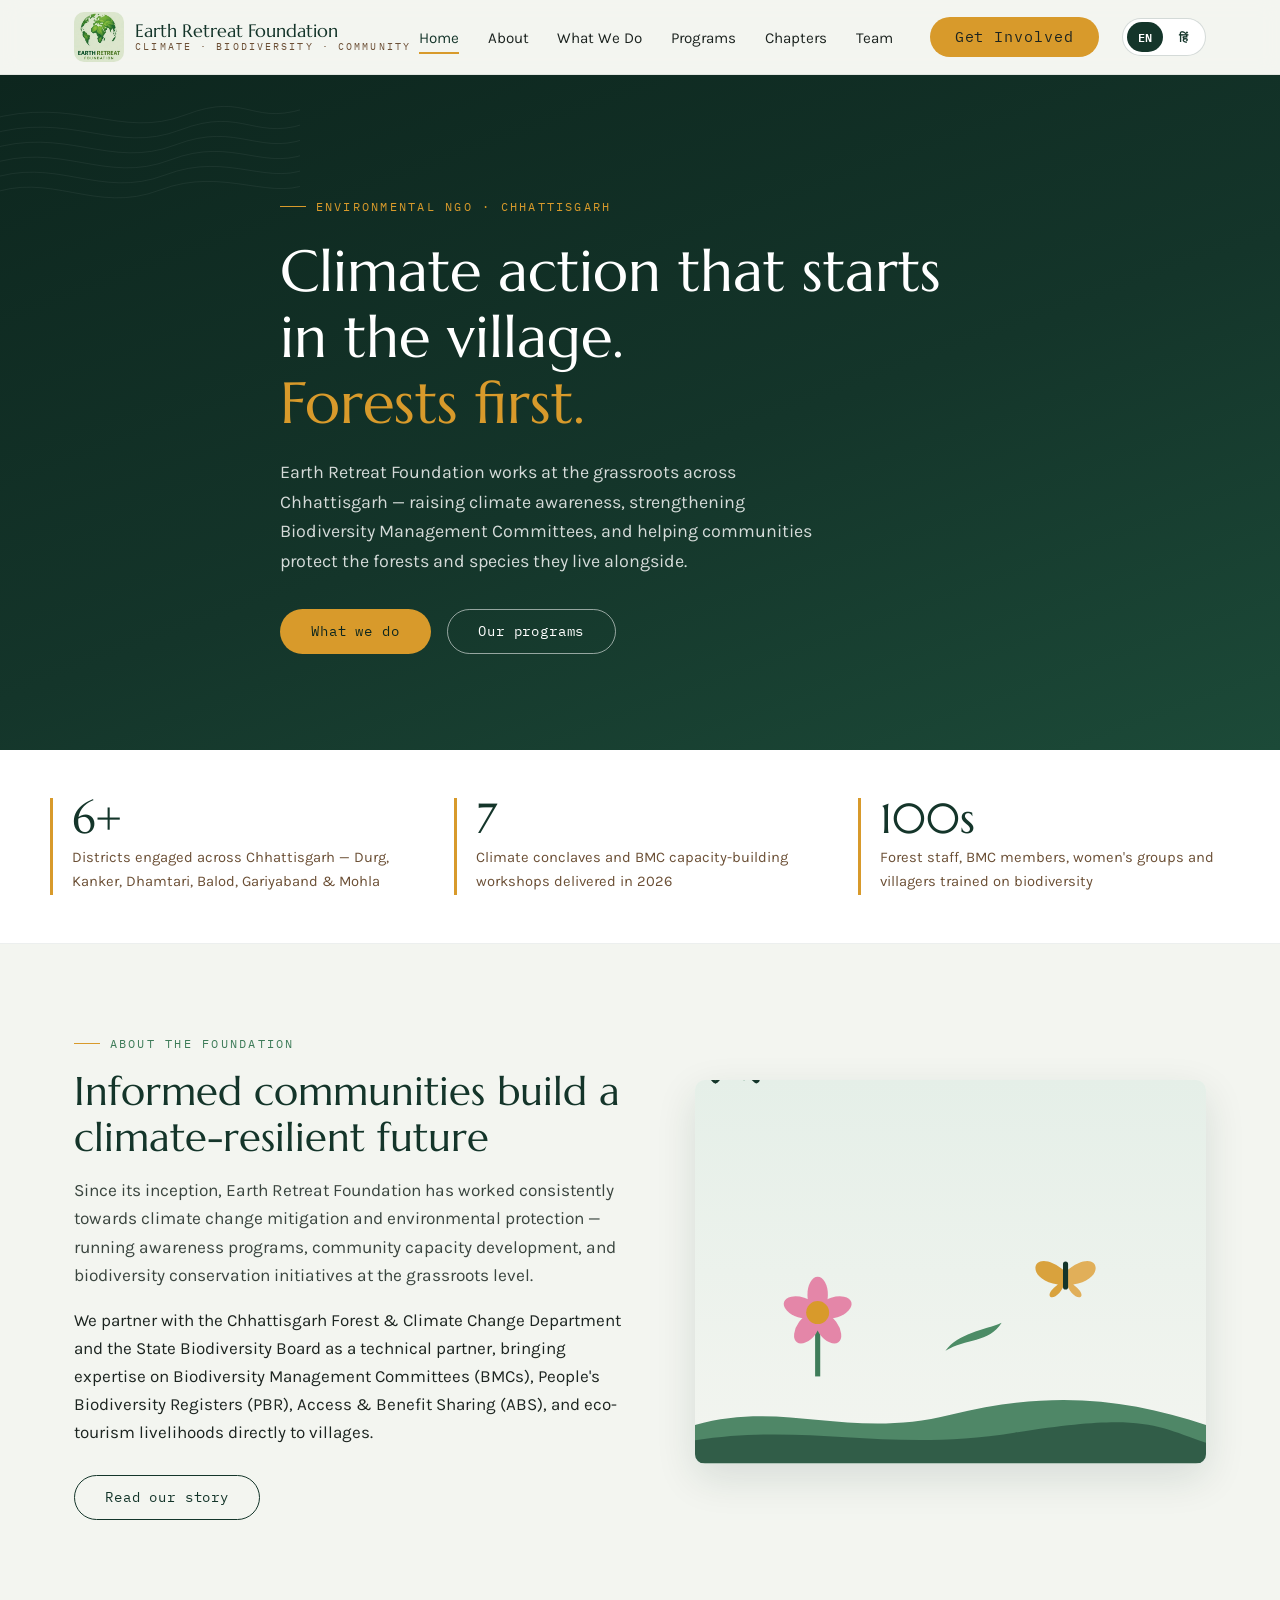
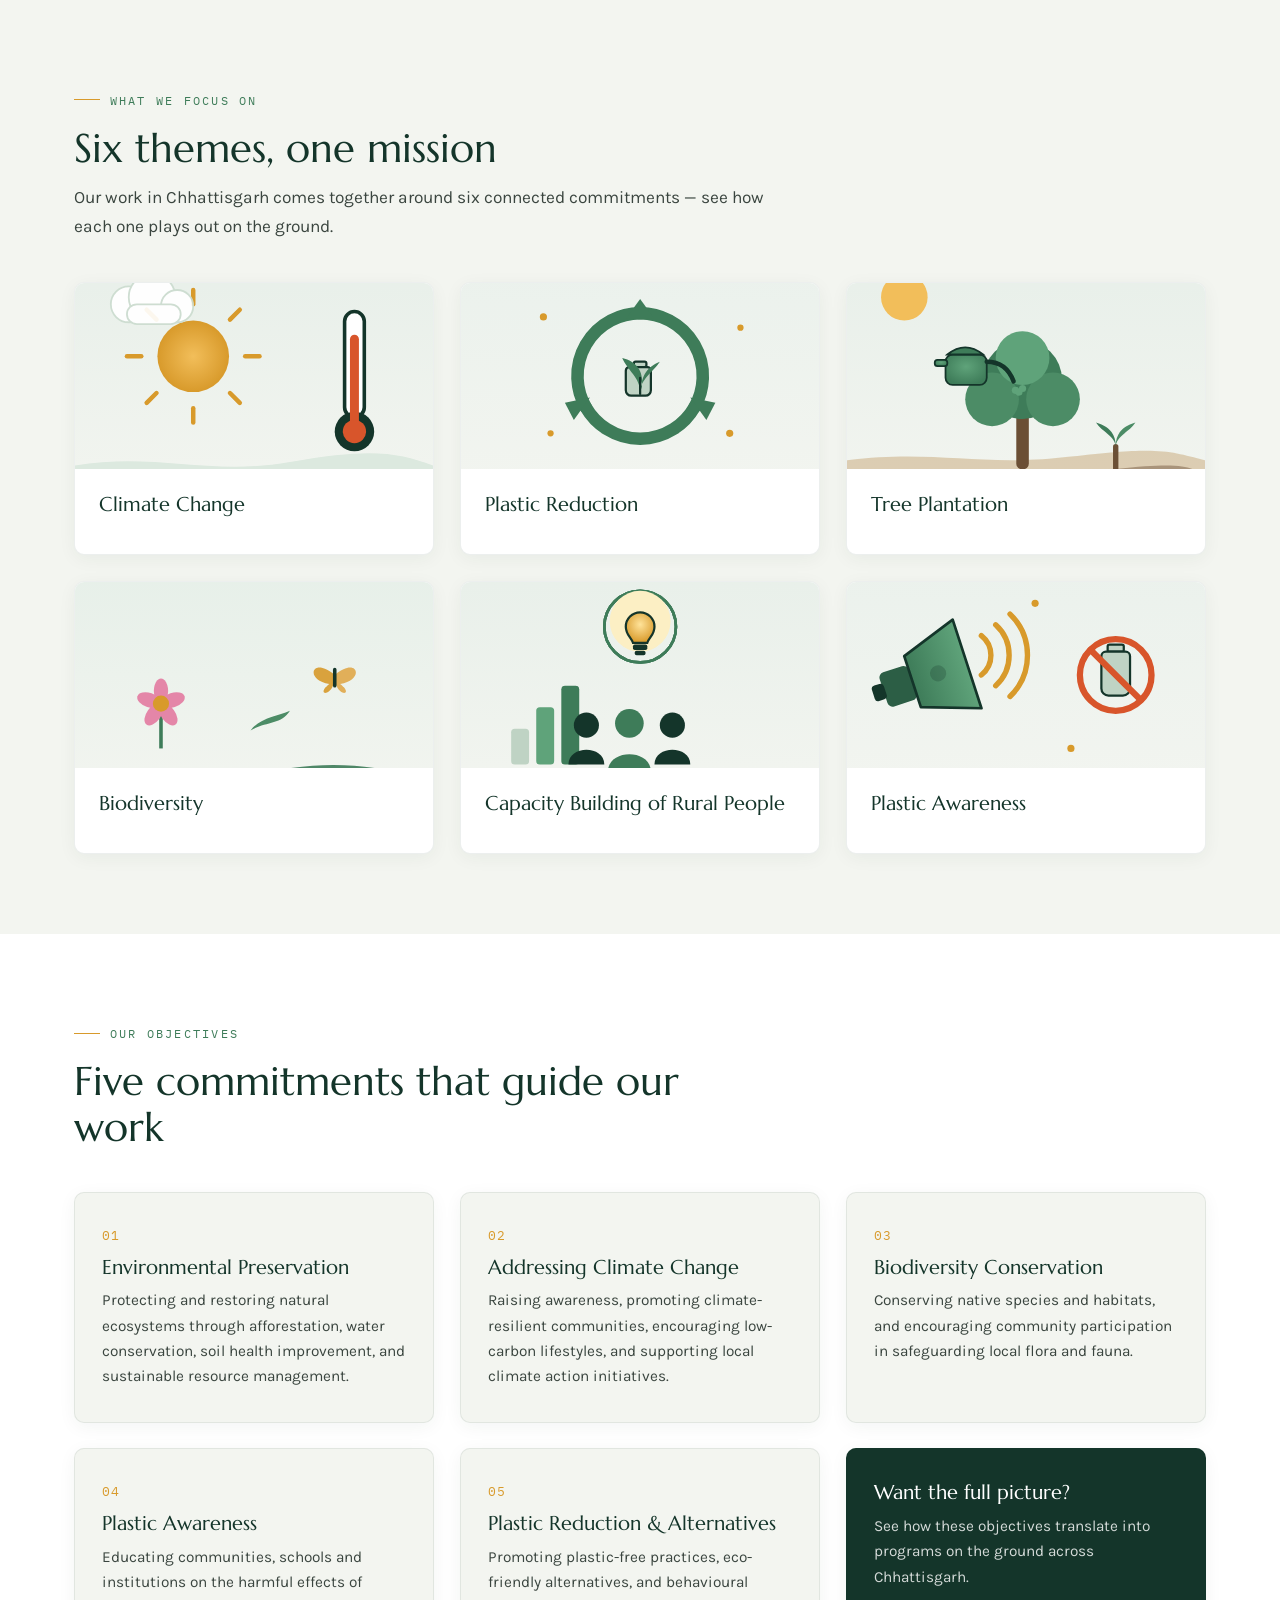
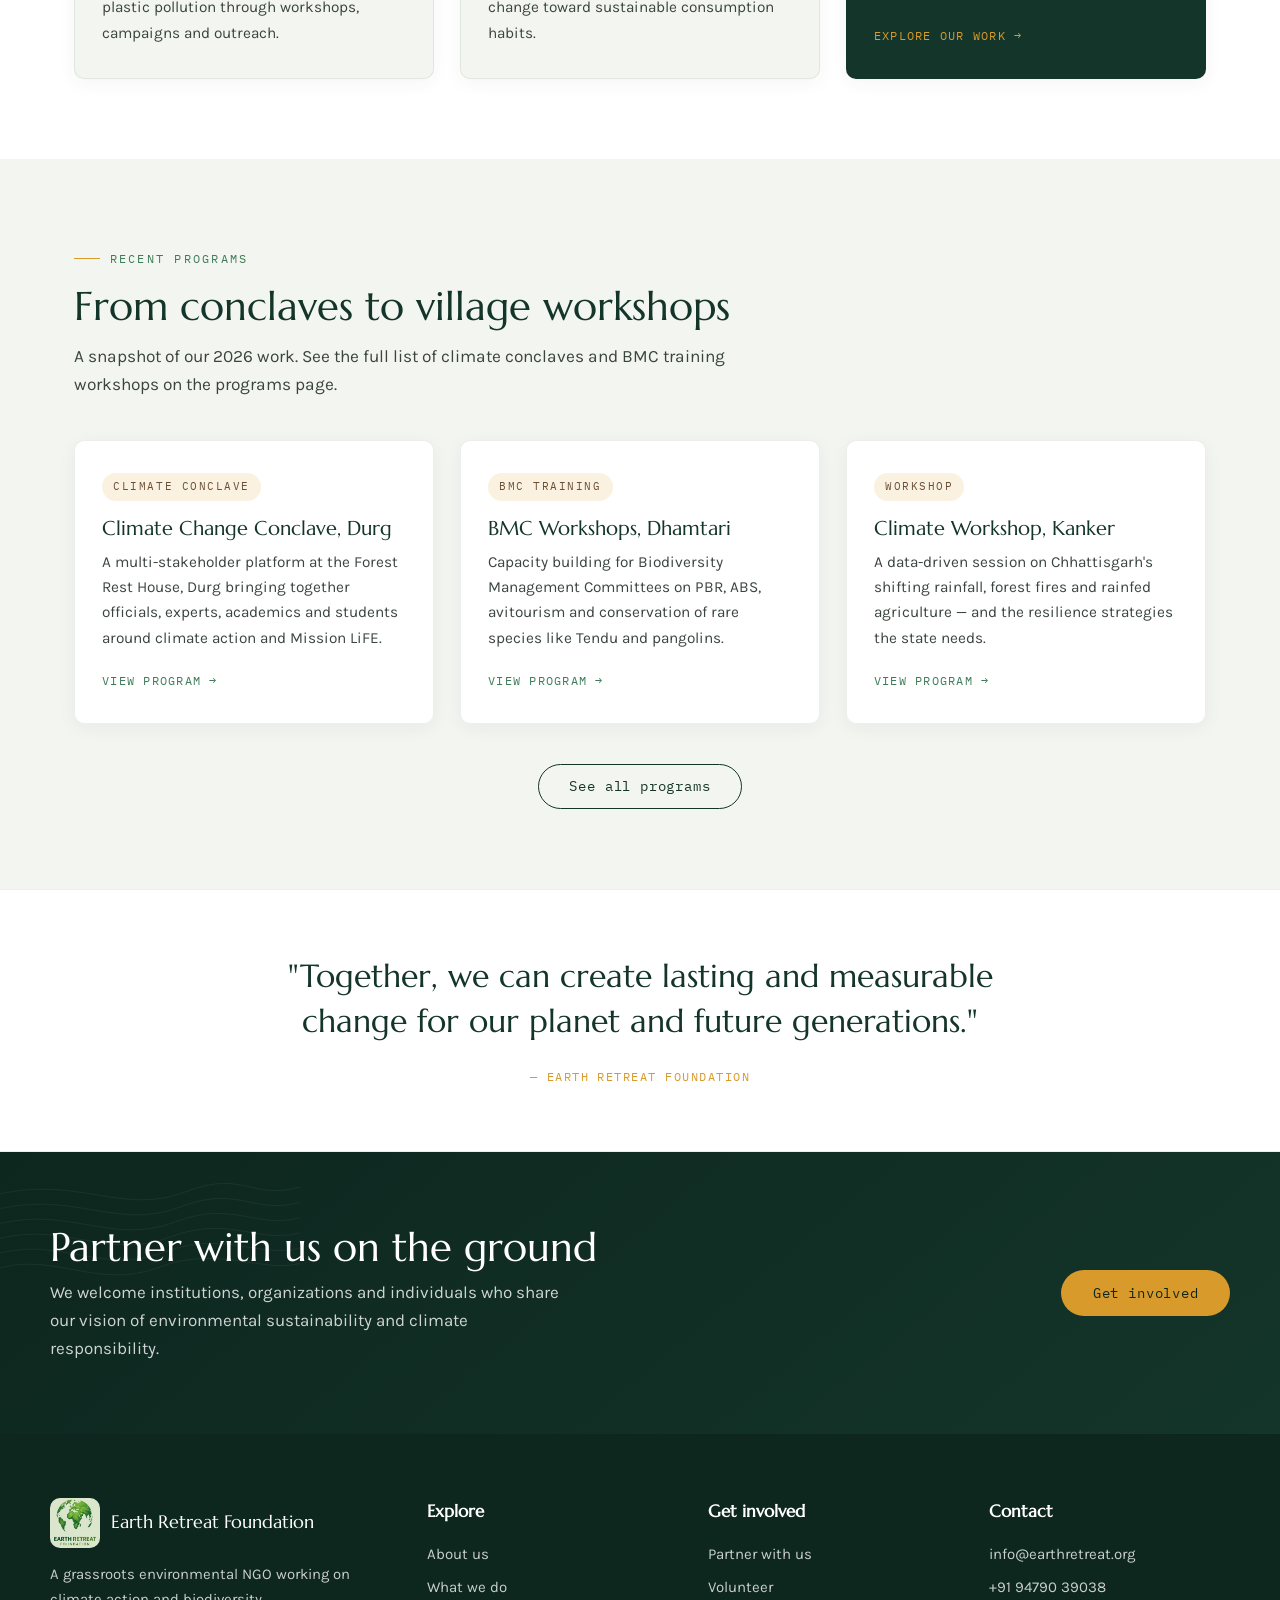
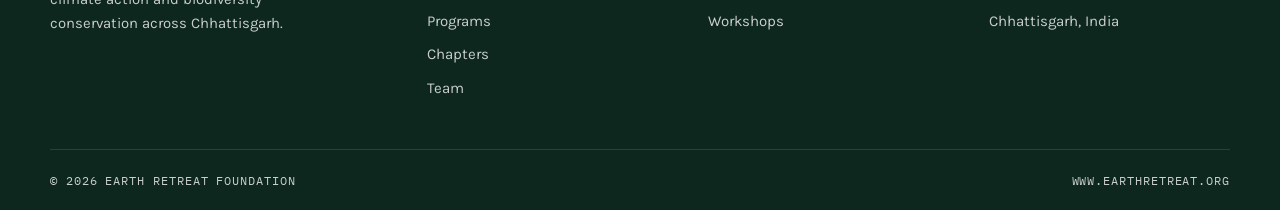
<file: index.html>
<!DOCTYPE html>
<html lang="en">
<head>
<meta charset="UTF-8">
<meta name="viewport" content="width=device-width, initial-scale=1.0">
<title>Earth Retreat Foundation | Climate Action &amp; Biodiversity in Chhattisgarh</title>
<meta name="description" content="Earth Retreat Foundation is a grassroots environmental NGO in Chhattisgarh working on climate change awareness, biodiversity conservation, BMC & PBR support, and plastic reduction.">
<link rel="preconnect" href="https://fonts.googleapis.com">
<link href="https://fonts.googleapis.com/css2?family=Marcellus&family=Karla:wght@400;500;700&family=IBM+Plex+Mono:wght@400;500&family=Noto+Sans+Devanagari:wght@400;500;600;700&display=swap" rel="stylesheet">
<link rel="icon" type="image/png" href="assets/logo.png">
<link rel="stylesheet" href="css/style.css">
</head>
<body>

<svg width="0" height="0" style="position:absolute">
  <defs>
    <symbol id="contour-lines" viewBox="0 0 1200 600" preserveAspectRatio="xMidYMid slice">
      <g fill="none" stroke="currentColor" stroke-width="1.4">
        <path d="M-50 480 C 200 380, 380 560, 640 460 S 1100 520, 1260 420"/>
        <path d="M-50 420 C 220 320, 400 500, 660 400 S 1080 460, 1260 360"/>
        <path d="M-50 360 C 240 260, 420 440, 680 340 S 1060 400, 1260 300"/>
        <path d="M-50 300 C 260 200, 440 380, 700 280 S 1040 340, 1260 240"/>
        <path d="M-50 240 C 280 140, 460 320, 720 220 S 1020 280, 1260 180"/>
        <path d="M-50 180 C 300 80, 480 260, 740 160 S 1000 220, 1260 120"/>
      </g>
    </symbol>
    <symbol id="logo-mark" viewBox="0 0 48 48">
      <circle cx="24" cy="24" r="22" fill="none" stroke="#14352A" stroke-width="2.5"/>
      <path d="M24 38 C 24 26, 16 22, 13 12 C 24 16, 28 22, 28 30 M24 38 C 24 30, 30 24, 36 20 C 33 28, 30 32, 24 38" fill="none" stroke="#3E7C59" stroke-width="2.5" stroke-linecap="round"/>
      <circle cx="24" cy="10" r="3" fill="#D89A2B"/>
    </symbol>
  </defs>
</svg>

<header>
  <div class="wrap nav">
    <a class="brand" href="index.html">
      <img class="brand-mark" src="assets/logo.png" alt="Earth Retreat Foundation" width="54" height="54">
      <div class="brand-name">Earth Retreat Foundation<span>CLIMATE &middot; BIODIVERSITY &middot; COMMUNITY</span></div>
    </a>
    <nav>
      <ul class="nav-links">
        <li><a href="index.html" class="active">Home</a></li>
        <li><a href="about.html">About</a></li>
        <li><a href="services.html">What We Do</a></li>
        <li><a href="projects.html">Programs</a></li>
        <li><a href="chapters.html">Chapters</a></li>
        <li><a href="team.html">Team</a></li>
        <li><a href="contact.html" class="btn btn-solid nav-cta">Get Involved</a></li>
      </ul>
    </nav>
    <button class="menu-btn" aria-label="Open menu" aria-expanded="false">
      <svg viewBox="0 0 24 24" fill="none" stroke-width="2" stroke-linecap="round"><path d="M3 6h18M3 12h18M3 18h18"/></svg>
    </button>
  </div>
</header>

<section class="hero">
  <svg class="contours" style="color:#fff"><use href="#contour-lines"/></svg>
  <div class="wrap hero-inner">
    <span class="eyebrow">Environmental NGO &middot; Chhattisgarh</span>
    <h1>Climate action that starts in the village.
      <em class="hero-rotate" style="font-style:normal;color:#D89A2B"
        data-rotate='["Forests first.","Biodiversity always.","Communities at the centre."]'>Forests first.</em>
    </h1>
    <p>Earth Retreat Foundation works at the grassroots across Chhattisgarh &mdash; raising climate awareness, strengthening Biodiversity Management Committees, and helping communities protect the forests and species they live alongside.</p>
    <div class="hero-actions">
      <a href="services.html" class="btn btn-solid">What we do</a>
      <a href="projects.html" class="btn btn-ghost">Our programs</a>
    </div>
  </div>
</section>

<section class="stats">
  <div class="wrap stats-grid">
    <div class="stat reveal">
      <div class="num"><span data-count="6" data-suffix="+">0</span></div>
      <div class="label">Districts engaged across Chhattisgarh &mdash; Durg, Kanker, Dhamtari, Balod, Gariyaband &amp; Mohla</div>
    </div>
    <div class="stat reveal">
      <div class="num"><span data-count="7">0</span></div>
      <div class="label">Climate conclaves and BMC capacity-building workshops delivered in 2026</div>
    </div>
    <div class="stat reveal">
      <div class="num"><span data-count="100" data-suffix="s">0</span></div>
      <div class="label">Forest staff, BMC members, women's groups and villagers trained on biodiversity</div>
    </div>
  </div>
</section>

<section class="block">
  <div class="wrap two-col">
    <div class="reveal">
      <span class="eyebrow">About the Foundation</span>
      <h2>Informed communities build a climate-resilient future</h2>
      <p class="lede" style="margin-top:1rem">Since its inception, Earth Retreat Foundation has worked consistently towards climate change mitigation and environmental protection &mdash; running awareness programs, community capacity development, and biodiversity conservation initiatives at the grassroots level.</p>
      <p style="margin-top:1rem">We partner with the Chhattisgarh Forest &amp; Climate Change Department and the State Biodiversity Board as a technical partner, bringing expertise on Biodiversity Management Committees (BMCs), People's Biodiversity Registers (PBR), Access &amp; Benefit Sharing (ABS), and eco-tourism livelihoods directly to villages.</p>
      <a href="about.html" class="btn btn-outline" style="margin-top:1.8rem">Read our story</a>
    </div>
    <div class="illo-wrap reveal"><svg class="anim illo" viewBox="0 0 400 300" preserveAspectRatio="xMidYMid meet" role="img" aria-label="Biodiversity" xmlns="http://www.w3.org/2000/svg">
  <defs>
    <linearGradient id="bd-bg" x1="0" y1="0" x2="0" y2="1">
      <stop offset="0" stop-color="#E5EFE8"/><stop offset="1" stop-color="#F3F5F0"/>
    </linearGradient>
  </defs>
  <rect width="400" height="300" fill="url(#bd-bg)"/>
  <!-- flying bird (flapping) -->
  <g data-bird>
    <g data-flap stroke="#14352A" stroke-width="5" fill="none" stroke-linecap="round">
      <path d="M-16 0 Q0 -16 16 0"/>
      <path d="M16 0 Q32 -16 48 0"/>
    </g>
  </g>
  <!-- second bird -->
  <g data-bird style="animation-delay:4s">
    <g data-flap stroke="#3E7C59" stroke-width="4" fill="none" stroke-linecap="round" style="animation-delay:.2s" transform="scale(.7)">
      <path d="M-16 0 Q0 -16 16 0"/><path d="M16 0 Q32 -16 48 0"/>
    </g>
  </g>
  <!-- foliage -->
  <path d="M0 270 C 70 250, 120 282, 200 262 S 340 250, 400 270 L400 300 L0 300Z" fill="#3E7C59" opacity="0.9"/>
  <path d="M0 282 C 90 268, 150 292, 250 276 S 360 270, 400 284 L400 300 L0 300Z" fill="#14352A" opacity="0.5"/>
  <!-- blooming flower -->
  <g transform="translate(96,232)">
    <line x1="0" y1="0" x2="0" y2="-44" stroke="#3E7C59" stroke-width="4"/>
    <g data-bloom transform="translate(0,-50)">
      <g fill="#E486A8">
        <ellipse cx="0" cy="-14" rx="8" ry="14"/><ellipse cx="13" cy="-4" rx="8" ry="14" transform="rotate(72 13 -4)"/>
        <ellipse cx="8" cy="12" rx="8" ry="14" transform="rotate(144 8 12)"/><ellipse cx="-8" cy="12" rx="8" ry="14" transform="rotate(216 -8 12)"/>
        <ellipse cx="-13" cy="-4" rx="8" ry="14" transform="rotate(288 -13 -4)"/>
      </g>
      <circle r="9" fill="#D89A2B"/>
    </g>
  </g>
  <!-- butterfly -->
  <g transform="translate(290,150)" data-bob>
    <g data-wing>
      <path d="M0 0 C -26 -22, -34 6, -6 10 C -22 22, -4 26, 0 6 Z" fill="#D89A2B" opacity="0.9"/>
    </g>
    <g data-wing style="animation-delay:.02s" transform="scale(-1,1)">
      <path d="M0 0 C -26 -22, -34 6, -6 10 C -22 22, -4 26, 0 6 Z" fill="#E0A84A" opacity="0.9"/>
    </g>
    <rect x="-2" y="-8" width="4" height="22" rx="2" fill="#14352A"/>
  </g>
  <!-- leaf -->
  <g transform="translate(196,212)" data-shimmer>
    <path d="M0 0 C 16 -10, 34 -6, 44 -22 C 30 -16, 10 -14, 0 0 Z" fill="#4C8C66"/>
  </g>
</svg></div>
  </div>
</section>

<section class="block">
  <div class="wrap">
    <div class="reveal" style="max-width:700px">
      <span class="eyebrow">What we focus on</span>
      <h2>Six themes, one mission</h2>
      <p class="lede" style="margin-top:.8rem">Our work in Chhattisgarh comes together around six connected commitments &mdash; see how each one plays out on the ground.</p>
    </div>
    <div class="grid-3" style="margin-top:2.6rem">
      <article class="card reveal" style="padding:0;overflow:hidden">
        <div class="illo-card"><svg class="anim illo" viewBox="0 0 400 300" preserveAspectRatio="xMidYMid slice" role="img" aria-label="Climate change" xmlns="http://www.w3.org/2000/svg">
  <defs>
    <linearGradient id="cc-sky" x1="0" y1="0" x2="0" y2="1">
      <stop offset="0" stop-color="#E7EFE9"/><stop offset="1" stop-color="#F3F5F0"/>
    </linearGradient>
    <radialGradient id="cc-sun" cx="50%" cy="50%" r="50%">
      <stop offset="0" stop-color="#F2BE5A"/><stop offset="0" stop-color="#F2BE5A"/>
      <stop offset="1" stop-color="#D89A2B"/>
    </radialGradient>
  </defs>
  <rect width="400" height="300" fill="url(#cc-sky)"/>
  <!-- sun with rotating rays -->
  <g transform="translate(132,128)">
    <g data-spin>
      <g stroke="#D89A2B" stroke-width="5" stroke-linecap="round">
        <line x1="0" y1="-58" x2="0" y2="-74"/>
        <line x1="41" y1="-41" x2="52" y2="-52"/>
        <line x1="58" y1="0" x2="74" y2="0"/>
        <line x1="41" y1="41" x2="52" y2="52"/>
        <line x1="0" y1="58" x2="0" y2="74"/>
        <line x1="-41" y1="41" x2="-52" y2="52"/>
        <line x1="-58" y1="0" x2="-74" y2="0"/>
        <line x1="-41" y1="-41" x2="-52" y2="-52"/>
      </g>
    </g>
    <circle data-core r="40" fill="url(#cc-sun)"/>
  </g>
  <!-- drifting cloud -->
  <g data-cloud opacity="0.92">
    <g fill="#FFFFFF" stroke="#CBDCCF" stroke-width="2">
      <circle cx="60" cy="70" r="20"/><circle cx="86" cy="62" r="26"/>
      <circle cx="114" cy="72" r="18"/><rect x="58" y="70" width="60" height="22" rx="11"/>
    </g>
  </g>
  <!-- thermometer -->
  <g transform="translate(312,84)">
    <rect x="-11" y="-6" width="22" height="118" rx="11" fill="#FFFFFF" stroke="#14352A" stroke-width="4"/>
    <circle cx="0" cy="128" r="22" fill="#14352A"/>
    <rect data-merc x="-5" y="20" width="10" height="108" rx="5" fill="#D8552B"/>
    <circle cx="0" cy="128" r="13" fill="#D8552B"/>
  </g>
  <!-- horizon -->
  <path d="M0 250 C 90 235, 150 262, 240 246 S 360 235, 400 250 L400 300 L0 300 Z" fill="#DCE9DF"/>
  <path d="M0 268 C 110 256, 180 278, 270 264 S 380 258, 400 268 L400 300 L0 300 Z" fill="#3E7C59" opacity="0.35"/>
</svg></div>
        <div style="padding:1.5rem 1.5rem 1.8rem">
          <h3>Climate Change</h3>
        </div>
      </article>
      <article class="card reveal" style="padding:0;overflow:hidden">
        <div class="illo-card"><svg class="anim illo" viewBox="0 0 400 300" preserveAspectRatio="xMidYMid slice" role="img" aria-label="Plastic reduction" xmlns="http://www.w3.org/2000/svg">
  <defs>
    <linearGradient id="pr-bg" x1="0" y1="0" x2="0" y2="1">
      <stop offset="0" stop-color="#EAF1EC"/><stop offset="1" stop-color="#F3F5F0"/>
    </linearGradient>
  </defs>
  <rect width="400" height="300" fill="url(#pr-bg)"/>
  <!-- rotating recycling loop -->
  <g transform="translate(200,150)">
    <g data-spin>
      <g fill="none" stroke="#3E7C59" stroke-width="14" stroke-linecap="round">
        <path d="M0 -70 A70 70 0 0 1 60.6 35"/>
        <path d="M60.6 35 A70 70 0 0 1 -60.6 35"/>
        <path d="M-60.6 35 A70 70 0 0 1 0 -70"/>
      </g>
      <g fill="#3E7C59">
        <path d="M0 -86 L16 -64 L-16 -64 Z"/>
        <path d="M74 49 L56 24 L84 30 Z"/>
        <path d="M-74 49 L-84 30 L-56 24 Z"/>
      </g>
    </g>
    <!-- center: bottle fading to leaf -->
    <g data-swap1>
      <g transform="translate(-13,-22)" fill="#BFD3C4" stroke="#14352A" stroke-width="2.5">
        <rect x="6" y="6" width="14" height="6" rx="2"/>
        <path d="M5 12 h16 a4 4 0 0 1 4 4 v22 a6 6 0 0 1 -6 6 h-16 a6 6 0 0 1 -6 -6 v-22 a4 4 0 0 1 4 -4 z"/>
      </g>
    </g>
    <g data-swap2>
      <g transform="translate(0,0)">
        <path d="M0 18 C 0 2, -14 -6, -20 -20 C -4 -16, 4 -6, 2 12 Z M0 18 C 0 4, 14 -4, 22 -16 C 8 -10, 2 -2, 0 18 Z" fill="#3E7C59"/>
        <line x1="0" y1="20" x2="0" y2="2" stroke="#14352A" stroke-width="2.5" stroke-linecap="round"/>
      </g>
    </g>
  </g>
  <!-- sparkles -->
  <g fill="#D89A2B">
    <circle data-glow cx="92" cy="84" r="4"/>
    <circle data-glow cx="312" cy="96" r="3.5" style="animation-delay:.8s"/>
    <circle data-glow cx="300" cy="214" r="4" style="animation-delay:1.4s"/>
    <circle data-glow cx="100" cy="214" r="3.5" style="animation-delay:.4s"/>
  </g>
</svg></div>
        <div style="padding:1.5rem 1.5rem 1.8rem">
          <h3>Plastic Reduction</h3>
        </div>
      </article>
      <article class="card reveal" style="padding:0;overflow:hidden">
        <div class="illo-card"><svg class="anim illo" viewBox="0 0 400 300" preserveAspectRatio="xMidYMid slice" role="img" aria-label="Tree plantation" xmlns="http://www.w3.org/2000/svg">
  <defs>
    <linearGradient id="tp-bg" x1="0" y1="0" x2="0" y2="1">
      <stop offset="0" stop-color="#E7EFE9"/><stop offset="1" stop-color="#F3F5F0"/>
    </linearGradient>
    <radialGradient id="tp-can" cx="50%" cy="40%" r="60%">
      <stop offset="0" stop-color="#5FA37A"/><stop offset="1" stop-color="#3E7C59"/>
    </radialGradient>
  </defs>
  <rect width="400" height="300" fill="url(#tp-bg)"/>
  <!-- sun -->
  <circle data-core cx="64" cy="62" r="26" fill="#F2BE5A"/>
  <!-- ground -->
  <path d="M0 244 C 100 232, 150 252, 250 240 S 360 234, 400 244 L400 300 L0 300Z" fill="#C7A878" opacity="0.5"/>
  <path d="M0 258 C 120 248, 180 268, 280 256 S 380 252, 400 260 L400 300 L0 300Z" fill="#6B4F35" opacity="0.45"/>
  <!-- swaying tree -->
  <g transform="translate(196,250)" data-sway>
    <rect x="-7" y="-70" width="14" height="74" rx="6" fill="#6B4F35"/>
    <g data-shimmer>
      <circle cx="0" cy="-96" r="44" fill="#3E7C59"/>
      <circle cx="-34" cy="-74" r="30" fill="#4C8C66"/>
      <circle cx="34" cy="-74" r="30" fill="#4C8C66"/>
      <circle cx="0" cy="-120" r="30" fill="#5FA37A"/>
    </g>
  </g>
  <!-- small sapling -->
  <g transform="translate(300,256)" data-sway style="animation-delay:.6s">
    <rect x="-3" y="-30" width="6" height="32" rx="3" fill="#6B4F35"/>
    <path d="M0 -28 C -2 -40, -16 -44, -22 -54 C -8 -50, 0 -42, 0 -28 Z" fill="#3E7C59"/>
    <path d="M0 -28 C 2 -40, 16 -44, 22 -54 C 8 -50, 0 -42, 0 -28 Z" fill="#4C8C66"/>
  </g>
  <!-- watering can + drops -->
  <g transform="translate(110,120)">
    <g fill="url(#tp-can)" stroke="#14352A" stroke-width="2">
      <rect x="0" y="6" width="46" height="34" rx="8"/>
      <path d="M46 14 q22 0 30 22" fill="none" stroke="#14352A" stroke-width="5" stroke-linecap="round"/>
      <path d="M2 6 q20 -16 40 0 z" fill="#3E7C59"/>
      <rect x="-12" y="12" width="14" height="7" rx="3"/>
    </g>
    <g fill="#5FA37A">
      <circle data-drop cx="78" cy="46" r="4"/>
      <circle data-drop cx="86" cy="44" r="4" style="animation-delay:.8s"/>
      <circle data-drop cx="82" cy="48" r="4" style="animation-delay:1.5s"/>
    </g>
  </g>
</svg></div>
        <div style="padding:1.5rem 1.5rem 1.8rem">
          <h3>Tree Plantation</h3>
        </div>
      </article>
      <article class="card reveal" style="padding:0;overflow:hidden">
        <div class="illo-card"><svg class="anim illo" viewBox="0 0 400 300" preserveAspectRatio="xMidYMid slice" role="img" aria-label="Biodiversity" xmlns="http://www.w3.org/2000/svg">
  <defs>
    <linearGradient id="bd-bg" x1="0" y1="0" x2="0" y2="1">
      <stop offset="0" stop-color="#E5EFE8"/><stop offset="1" stop-color="#F3F5F0"/>
    </linearGradient>
  </defs>
  <rect width="400" height="300" fill="url(#bd-bg)"/>
  <!-- flying bird (flapping) -->
  <g data-bird>
    <g data-flap stroke="#14352A" stroke-width="5" fill="none" stroke-linecap="round">
      <path d="M-16 0 Q0 -16 16 0"/>
      <path d="M16 0 Q32 -16 48 0"/>
    </g>
  </g>
  <!-- second bird -->
  <g data-bird style="animation-delay:4s">
    <g data-flap stroke="#3E7C59" stroke-width="4" fill="none" stroke-linecap="round" style="animation-delay:.2s" transform="scale(.7)">
      <path d="M-16 0 Q0 -16 16 0"/><path d="M16 0 Q32 -16 48 0"/>
    </g>
  </g>
  <!-- foliage -->
  <path d="M0 270 C 70 250, 120 282, 200 262 S 340 250, 400 270 L400 300 L0 300Z" fill="#3E7C59" opacity="0.9"/>
  <path d="M0 282 C 90 268, 150 292, 250 276 S 360 270, 400 284 L400 300 L0 300Z" fill="#14352A" opacity="0.5"/>
  <!-- blooming flower -->
  <g transform="translate(96,232)">
    <line x1="0" y1="0" x2="0" y2="-44" stroke="#3E7C59" stroke-width="4"/>
    <g data-bloom transform="translate(0,-50)">
      <g fill="#E486A8">
        <ellipse cx="0" cy="-14" rx="8" ry="14"/><ellipse cx="13" cy="-4" rx="8" ry="14" transform="rotate(72 13 -4)"/>
        <ellipse cx="8" cy="12" rx="8" ry="14" transform="rotate(144 8 12)"/><ellipse cx="-8" cy="12" rx="8" ry="14" transform="rotate(216 -8 12)"/>
        <ellipse cx="-13" cy="-4" rx="8" ry="14" transform="rotate(288 -13 -4)"/>
      </g>
      <circle r="9" fill="#D89A2B"/>
    </g>
  </g>
  <!-- butterfly -->
  <g transform="translate(290,150)" data-bob>
    <g data-wing>
      <path d="M0 0 C -26 -22, -34 6, -6 10 C -22 22, -4 26, 0 6 Z" fill="#D89A2B" opacity="0.9"/>
    </g>
    <g data-wing style="animation-delay:.02s" transform="scale(-1,1)">
      <path d="M0 0 C -26 -22, -34 6, -6 10 C -22 22, -4 26, 0 6 Z" fill="#E0A84A" opacity="0.9"/>
    </g>
    <rect x="-2" y="-8" width="4" height="22" rx="2" fill="#14352A"/>
  </g>
  <!-- leaf -->
  <g transform="translate(196,212)" data-shimmer>
    <path d="M0 0 C 16 -10, 34 -6, 44 -22 C 30 -16, 10 -14, 0 0 Z" fill="#4C8C66"/>
  </g>
</svg></div>
        <div style="padding:1.5rem 1.5rem 1.8rem">
          <h3>Biodiversity</h3>
        </div>
      </article>
      <article class="card reveal" style="padding:0;overflow:hidden">
        <div class="illo-card"><svg class="anim illo" viewBox="0 0 400 300" preserveAspectRatio="xMidYMid slice" role="img" aria-label="Capacity building of rural people" xmlns="http://www.w3.org/2000/svg">
  <defs>
    <linearGradient id="cb-bg" x1="0" y1="0" x2="0" y2="1">
      <stop offset="0" stop-color="#E7EFE9"/><stop offset="1" stop-color="#F3F5F0"/>
    </linearGradient>
    <radialGradient id="cb-bulb" cx="50%" cy="40%" r="60%">
      <stop offset="0" stop-color="#FFE39A"/><stop offset="1" stop-color="#D89A2B"/>
    </radialGradient>
  </defs>
  <rect width="400" height="300" fill="url(#cb-bg)"/>
  <!-- knowledge ripples -->
  <g transform="translate(200,96)">
    <circle data-ripple r="40" fill="none" stroke="#3E7C59" stroke-width="3"/>
    <circle data-ripple r="40" fill="none" stroke="#3E7C59" stroke-width="3" style="animation-delay:1s"/>
    <circle data-ripple r="40" fill="none" stroke="#3E7C59" stroke-width="3" style="animation-delay:2s"/>
  </g>
  <!-- glowing lightbulb -->
  <g transform="translate(200,90)">
    <circle data-glow r="34" fill="#FCEFC4"/>
    <path d="M-16 6 a16 16 0 1 1 32 0 c0 9 -6 12 -8 18 h-16 c-2 -6 -8 -9 -8 -18 z" fill="url(#cb-bulb)" stroke="#14352A" stroke-width="2.5"/>
    <rect x="-8" y="26" width="16" height="6" rx="2" fill="#14352A"/>
    <rect x="-6" y="33" width="12" height="5" rx="2" fill="#14352A"/>
  </g>
  <!-- rising skill bars -->
  <g transform="translate(56,250)">
    <rect data-bar x="0" y="-40" width="20" height="40" rx="4" fill="#BFD3C4"/>
    <rect data-bar x="28" y="-64" width="20" height="64" rx="4" fill="#5FA37A" style="animation-delay:.3s"/>
    <rect data-bar x="56" y="-88" width="20" height="88" rx="4" fill="#3E7C59" style="animation-delay:.6s"/>
  </g>
  <!-- three people -->
  <g transform="translate(180,250)" fill="#14352A">
    <g transform="translate(-40,0)" data-bob style="animation-delay:.2s">
      <circle cx="0" cy="-44" r="14"/><path d="M-20 0 C -20 -22, 20 -22, 20 0 Z"/>
    </g>
    <g transform="translate(8,4)" data-bob>
      <circle cx="0" cy="-50" r="16" fill="#3E7C59"/><path d="M-24 4 C -24 -22, 24 -22, 24 4 Z" fill="#3E7C59"/>
    </g>
    <g transform="translate(56,0)" data-bob style="animation-delay:.5s">
      <circle cx="0" cy="-44" r="14"/><path d="M-20 0 C -20 -22, 20 -22, 20 0 Z"/>
    </g>
  </g>
</svg></div>
        <div style="padding:1.5rem 1.5rem 1.8rem">
          <h3>Capacity Building of Rural People</h3>
        </div>
      </article>
      <article class="card reveal" style="padding:0;overflow:hidden">
        <div class="illo-card"><svg class="anim illo" viewBox="0 0 400 300" preserveAspectRatio="xMidYMid slice" role="img" aria-label="Plastic awareness" xmlns="http://www.w3.org/2000/svg">
  <defs>
    <linearGradient id="pa-bg" x1="0" y1="0" x2="0" y2="1">
      <stop offset="0" stop-color="#EAF1EC"/><stop offset="1" stop-color="#F3F5F0"/>
    </linearGradient>
    <linearGradient id="pa-horn" x1="0" y1="0" x2="1" y2="0">
      <stop offset="0" stop-color="#3E7C59"/><stop offset="1" stop-color="#5FA37A"/>
    </linearGradient>
  </defs>
  <rect width="400" height="300" fill="url(#pa-bg)"/>
  <!-- megaphone (campaign / awareness) -->
  <g transform="translate(96,150) rotate(-18)">
    <rect x="-58" y="-20" width="34" height="40" rx="6" fill="#2C5E45"/>
    <path d="M-24 -30 L40 -52 L40 52 L-24 30 Z" fill="url(#pa-horn)" stroke="#14352A" stroke-width="3" stroke-linejoin="round"/>
    <rect x="-70" y="-9" width="14" height="18" rx="4" fill="#14352A"/>
    <circle cx="6" cy="0" r="9" fill="#14352A" opacity="0.25"/>
  </g>
  <!-- emanating sound waves -->
  <g transform="translate(150,128)" fill="none" stroke="#D89A2B" stroke-width="6" stroke-linecap="round">
    <path data-glow d="M0 -22 A28 28 0 0 1 0 22"/>
    <path data-glow d="M16 -34 A46 46 0 0 1 16 34" style="animation-delay:.5s"/>
    <path data-glow d="M32 -46 A64 64 0 0 1 32 46" style="animation-delay:1s"/>
  </g>
  <!-- plastic bottle with prohibition sign (the message) -->
  <g transform="translate(300,150)" data-bob>
    <g fill="#BFD3C4" stroke="#14352A" stroke-width="2.5">
      <rect x="-9" y="-34" width="18" height="8" rx="2"/>
      <path d="M-11 -26 h22 a5 5 0 0 1 5 5 v36 a8 8 0 0 1 -8 8 h-16 a8 8 0 0 1 -8 -8 v-36 a5 5 0 0 1 5 -5 z"/>
    </g>
    <circle r="40" fill="none" stroke="#D8552B" stroke-width="7"/>
    <line x1="-28" y1="-28" x2="28" y2="28" stroke="#D8552B" stroke-width="7" stroke-linecap="round"/>
  </g>
  <!-- attention sparkles -->
  <g fill="#D89A2B">
    <circle data-glow cx="210" cy="70" r="4" style="animation-delay:.3s"/>
    <circle data-glow cx="250" cy="232" r="4" style="animation-delay:1.2s"/>
  </g>
</svg></div>
        <div style="padding:1.5rem 1.5rem 1.8rem">
          <h3>Plastic Awareness</h3>
        </div>
      </article>
    </div>
  </div>
</section>

<section class="block block-alt">
  <div class="wrap">
    <div class="reveal" style="max-width:700px">
      <span class="eyebrow">Our objectives</span>
      <h2>Five commitments that guide our work</h2>
    </div>
    <div class="grid-3">
      <article class="card reveal">
        <span class="obj-num">01</span>
        <h3>Environmental Preservation</h3>
        <p>Protecting and restoring natural ecosystems through afforestation, water conservation, soil health improvement, and sustainable resource management.</p>
      </article>
      <article class="card reveal">
        <span class="obj-num">02</span>
        <h3>Addressing Climate Change</h3>
        <p>Raising awareness, promoting climate-resilient communities, encouraging low-carbon lifestyles, and supporting local climate action initiatives.</p>
      </article>
      <article class="card reveal">
        <span class="obj-num">03</span>
        <h3>Biodiversity Conservation</h3>
        <p>Conserving native species and habitats, and encouraging community participation in safeguarding local flora and fauna.</p>
      </article>
      <article class="card reveal">
        <span class="obj-num">04</span>
        <h3>Plastic Awareness</h3>
        <p>Educating communities, schools and institutions on the harmful effects of plastic pollution through workshops, campaigns and outreach.</p>
      </article>
      <article class="card reveal">
        <span class="obj-num">05</span>
        <h3>Plastic Reduction &amp; Alternatives</h3>
        <p>Promoting plastic-free practices, eco-friendly alternatives, and behavioural change toward sustainable consumption habits.</p>
      </article>
      <article class="card reveal" style="background:var(--canopy);color:#fff">
        <h3 style="color:#fff">Want the full picture?</h3>
        <p style="color:rgba(255,255,255,.82)">See how these objectives translate into programs on the ground across Chhattisgarh.</p>
        <a class="more" href="services.html" style="color:var(--marigold)">EXPLORE OUR WORK &rarr;</a>
      </article>
    </div>
  </div>
</section>

<section class="block">
  <div class="wrap">
    <div class="reveal" style="max-width:700px">
      <span class="eyebrow">Recent programs</span>
      <h2>From conclaves to village workshops</h2>
      <p class="lede" style="margin-top:.8rem">A snapshot of our 2026 work. See the full list of climate conclaves and BMC training workshops on the programs page.</p>
    </div>
    <div class="grid-3">
      <article class="card reveal">
        <span class="tag">Climate Conclave</span>
        <h3>Climate Change Conclave, Durg</h3>
        <p>A multi-stakeholder platform at the Forest Rest House, Durg bringing together officials, experts, academics and students around climate action and Mission LiFE.</p>
        <a class="more" href="projects.html">VIEW PROGRAM &rarr;</a>
      </article>
      <article class="card reveal">
        <span class="tag">BMC Training</span>
        <h3>BMC Workshops, Dhamtari</h3>
        <p>Capacity building for Biodiversity Management Committees on PBR, ABS, avitourism and conservation of rare species like Tendu and pangolins.</p>
        <a class="more" href="projects.html">VIEW PROGRAM &rarr;</a>
      </article>
      <article class="card reveal">
        <span class="tag">Workshop</span>
        <h3>Climate Workshop, Kanker</h3>
        <p>A data-driven session on Chhattisgarh's shifting rainfall, forest fires and rainfed agriculture &mdash; and the resilience strategies the state needs.</p>
        <a class="more" href="projects.html">VIEW PROGRAM &rarr;</a>
      </article>
    </div>
    <div style="text-align:center;margin-top:2.5rem" class="reveal">
      <a href="projects.html" class="btn btn-outline">See all programs</a>
    </div>
  </div>
</section>

<section class="quote">
  <div class="wrap quote-inner reveal">
    <blockquote>"Together, we can create lasting and measurable change for our planet and future generations."</blockquote>
    <div class="by">&mdash; Earth Retreat Foundation</div>
  </div>
</section>

<section class="cta">
  <svg class="contours" style="color:#fff"><use href="#contour-lines"/></svg>
  <div class="wrap cta-inner">
    <div>
      <h2>Partner with us on the ground</h2>
      <p>We welcome institutions, organizations and individuals who share our vision of environmental sustainability and climate responsibility.</p>
    </div>
    <a href="contact.html" class="btn btn-solid">Get involved</a>
  </div>
</section>

<footer>
  <div class="wrap foot">
    <div>
      <a class="brand" href="index.html">
        <img class="brand-mark" src="assets/logo.png" alt="Earth Retreat Foundation" width="54" height="54">
        <div class="brand-name">Earth Retreat Foundation</div>
      </a>
      <p>A grassroots environmental NGO working on climate action and biodiversity conservation across Chhattisgarh.</p>
    </div>
    <div>
      <h4>Explore</h4>
      <ul>
        <li><a href="about.html">About us</a></li>
        <li><a href="services.html">What we do</a></li>
        <li><a href="projects.html">Programs</a></li>
        <li><a href="chapters.html">Chapters</a></li>
        <li><a href="team.html">Team</a></li>
      </ul>
    </div>
    <div>
      <h4>Get involved</h4>
      <ul>
        <li><a href="contact.html">Partner with us</a></li>
        <li><a href="contact.html">Volunteer</a></li>
        <li><a href="contact.html">Workshops</a></li>
      </ul>
    </div>
    <div>
      <h4>Contact</h4>
      <ul>
        <li>info@earthretreat.org</li>
        <li>+91 94790 39038</li>
        <li>Chhattisgarh, India</li>
      </ul>
    </div>
  </div>
  <div class="wrap foot-bar">
    <span>&copy; 2026 EARTH RETREAT FOUNDATION</span>
    <span>WWW.EARTHRETREAT.ORG</span>
  </div>
</footer>

<script src="js/i18n.js"></script>
<script src="js/main.js"></script>
</body>
</html>
</file>
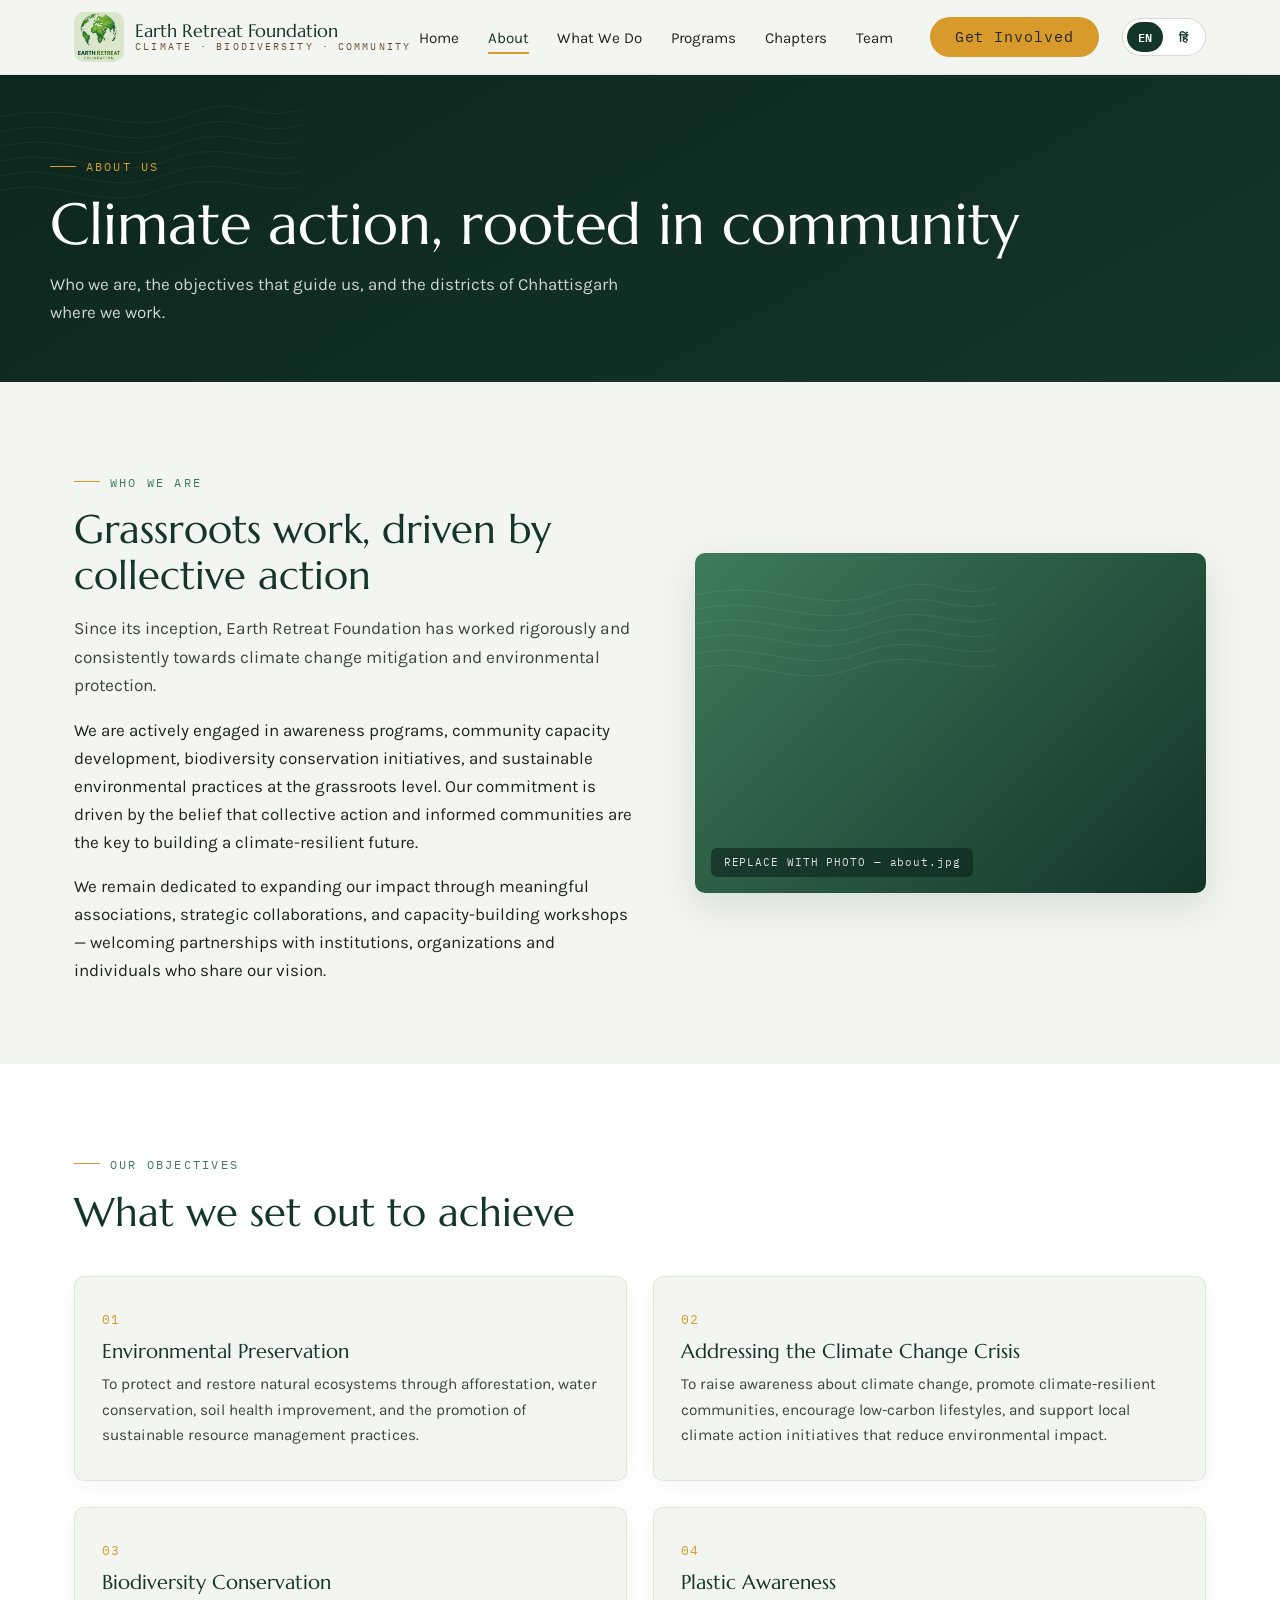
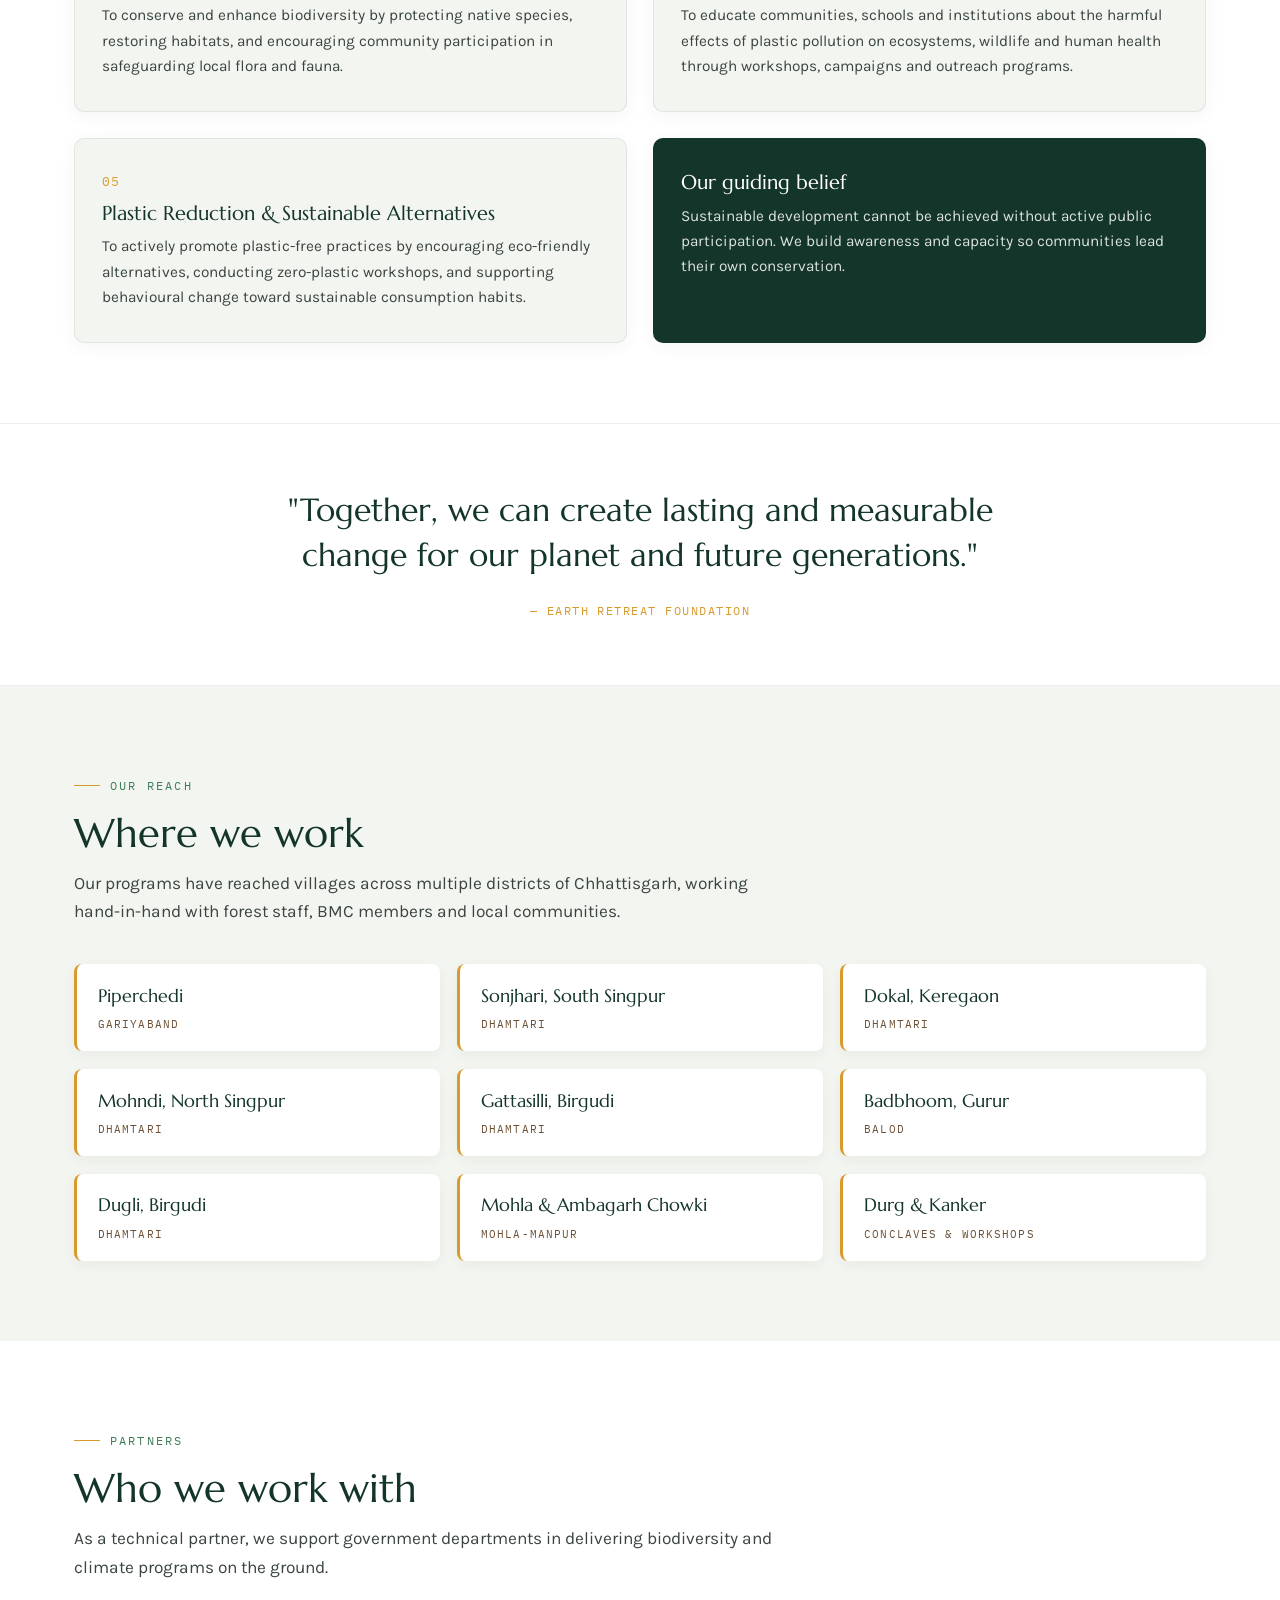
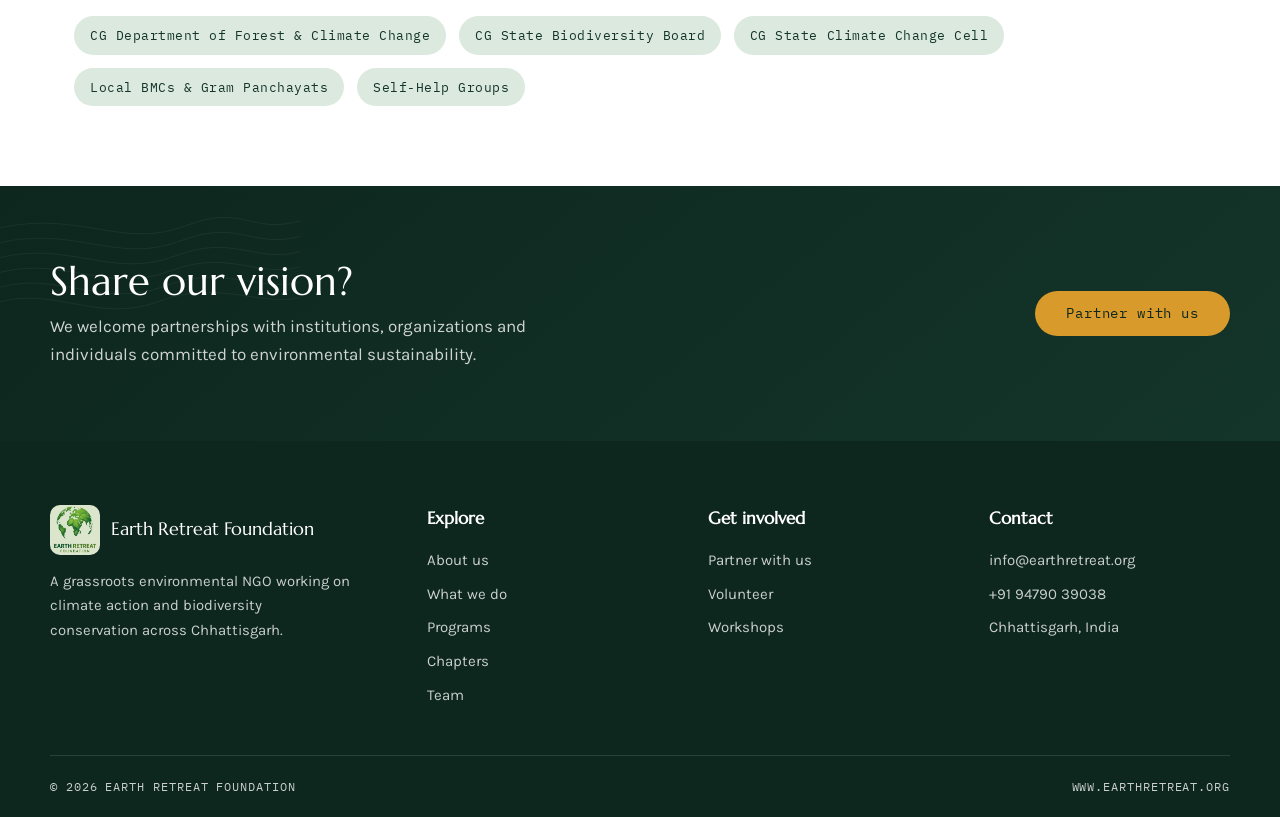
<file: about.html>
<!DOCTYPE html>
<html lang="en">
<head>
<meta charset="UTF-8">
<meta name="viewport" content="width=device-width, initial-scale=1.0">
<title>About | Earth Retreat Foundation</title>
<meta name="description" content="The story, objectives and reach of Earth Retreat Foundation, a grassroots environmental NGO in Chhattisgarh.">
<link rel="preconnect" href="https://fonts.googleapis.com">
<link href="https://fonts.googleapis.com/css2?family=Marcellus&family=Karla:wght@400;500;700&family=IBM+Plex+Mono:wght@400;500&family=Noto+Sans+Devanagari:wght@400;500;600;700&display=swap" rel="stylesheet">
<link rel="icon" type="image/png" href="assets/logo.png">
<link rel="stylesheet" href="css/style.css">
</head>
<body>
<svg width="0" height="0" style="position:absolute">
  <defs>
    <symbol id="contour-lines" viewBox="0 0 1200 600" preserveAspectRatio="xMidYMid slice">
      <g fill="none" stroke="currentColor" stroke-width="1.4">
        <path d="M-50 480 C 200 380, 380 560, 640 460 S 1100 520, 1260 420"/>
        <path d="M-50 420 C 220 320, 400 500, 660 400 S 1080 460, 1260 360"/>
        <path d="M-50 360 C 240 260, 420 440, 680 340 S 1060 400, 1260 300"/>
        <path d="M-50 300 C 260 200, 440 380, 700 280 S 1040 340, 1260 240"/>
        <path d="M-50 240 C 280 140, 460 320, 720 220 S 1020 280, 1260 180"/>
        <path d="M-50 180 C 300 80, 480 260, 740 160 S 1000 220, 1260 120"/>
      </g>
    </symbol>
    <symbol id="logo-mark" viewBox="0 0 48 48">
      <circle cx="24" cy="24" r="22" fill="none" stroke="#14352A" stroke-width="2.5"/>
      <path d="M24 38 C 24 26, 16 22, 13 12 C 24 16, 28 22, 28 30 M24 38 C 24 30, 30 24, 36 20 C 33 28, 30 32, 24 38" fill="none" stroke="#3E7C59" stroke-width="2.5" stroke-linecap="round"/>
      <circle cx="24" cy="10" r="3" fill="#D89A2B"/>
    </symbol>
    <symbol id="person" viewBox="0 0 24 24">
      <g fill="none" stroke="currentColor" stroke-width="1.5" stroke-linecap="round">
        <circle cx="12" cy="8" r="4"/><path d="M4 21c1.5-4 4.5-6 8-6s6.5 2 8 6"/>
      </g>
    </symbol>
  </defs>
</svg>
<header>
  <div class="wrap nav">
    <a class="brand" href="index.html">
      <img class="brand-mark" src="assets/logo.png" alt="Earth Retreat Foundation" width="54" height="54">
      <div class="brand-name">Earth Retreat Foundation<span>CLIMATE &middot; BIODIVERSITY &middot; COMMUNITY</span></div>
    </a>
    <nav>
      <ul class="nav-links">
        <li><a href="index.html">Home</a></li>
        <li><a href="about.html" class="active">About</a></li>
        <li><a href="services.html">What We Do</a></li>
        <li><a href="projects.html">Programs</a></li>
        <li><a href="chapters.html">Chapters</a></li>
        <li><a href="team.html">Team</a></li>
        <li><a href="contact.html" class="btn btn-solid nav-cta">Get Involved</a></li>
      </ul>
    </nav>
    <button class="menu-btn" aria-label="Open menu" aria-expanded="false">
      <svg viewBox="0 0 24 24" fill="none" stroke-width="2" stroke-linecap="round"><path d="M3 6h18M3 12h18M3 18h18"/></svg>
    </button>
  </div>
</header>

<section class="page-hero">
  <svg class="contours" style="color:#fff"><use href="#contour-lines"/></svg>
  <div class="wrap page-hero-inner">
    <span class="eyebrow">About us</span>
    <h1>Climate action, rooted in community</h1>
    <p>Who we are, the objectives that guide us, and the districts of Chhattisgarh where we work.</p>
  </div>
</section>

<section class="block">
  <div class="wrap two-col">
    <div class="reveal">
      <span class="eyebrow">Who we are</span>
      <h2>Grassroots work, driven by collective action</h2>
      <p class="lede" style="margin-top:1rem">Since its inception, Earth Retreat Foundation has worked rigorously and consistently towards climate change mitigation and environmental protection.</p>
      <p style="margin-top:1rem">We are actively engaged in awareness programs, community capacity development, biodiversity conservation initiatives, and sustainable environmental practices at the grassroots level. Our commitment is driven by the belief that collective action and informed communities are the key to building a climate-resilient future.</p>
      <p style="margin-top:1rem">We remain dedicated to expanding our impact through meaningful associations, strategic collaborations, and capacity-building workshops &mdash; welcoming partnerships with institutions, organizations and individuals who share our vision.</p>
    </div>
    <div class="ph reveal">
      <svg class="contours" style="color:#fff"><use href="#contour-lines"/></svg>
      <span>REPLACE WITH PHOTO &mdash; about.jpg</span>
    </div>
  </div>
</section>

<section class="block block-alt">
  <div class="wrap">
    <div class="reveal" style="max-width:700px">
      <span class="eyebrow">Our objectives</span>
      <h2>What we set out to achieve</h2>
    </div>
    <div class="grid-2">
      <article class="card reveal">
        <span class="obj-num">01</span><h3>Environmental Preservation</h3>
        <p>To protect and restore natural ecosystems through afforestation, water conservation, soil health improvement, and the promotion of sustainable resource management practices.</p>
      </article>
      <article class="card reveal">
        <span class="obj-num">02</span><h3>Addressing the Climate Change Crisis</h3>
        <p>To raise awareness about climate change, promote climate-resilient communities, encourage low-carbon lifestyles, and support local climate action initiatives that reduce environmental impact.</p>
      </article>
      <article class="card reveal">
        <span class="obj-num">03</span><h3>Biodiversity Conservation</h3>
        <p>To conserve and enhance biodiversity by protecting native species, restoring habitats, and encouraging community participation in safeguarding local flora and fauna.</p>
      </article>
      <article class="card reveal">
        <span class="obj-num">04</span><h3>Plastic Awareness</h3>
        <p>To educate communities, schools and institutions about the harmful effects of plastic pollution on ecosystems, wildlife and human health through workshops, campaigns and outreach programs.</p>
      </article>
      <article class="card reveal">
        <span class="obj-num">05</span><h3>Plastic Reduction &amp; Sustainable Alternatives</h3>
        <p>To actively promote plastic-free practices by encouraging eco-friendly alternatives, conducting zero-plastic workshops, and supporting behavioural change toward sustainable consumption habits.</p>
      </article>
      <article class="card reveal" style="background:var(--canopy);color:#fff">
        <h3 style="color:#fff">Our guiding belief</h3>
        <p style="color:rgba(255,255,255,.85)">Sustainable development cannot be achieved without active public participation. We build awareness and capacity so communities lead their own conservation.</p>
      </article>
    </div>
  </div>
</section>

<section class="quote">
  <div class="wrap quote-inner reveal">
    <blockquote>"Together, we can create lasting and measurable change for our planet and future generations."</blockquote>
    <div class="by">&mdash; Earth Retreat Foundation</div>
  </div>
</section>

<section class="block">
  <div class="wrap">
    <div class="reveal" style="max-width:700px">
      <span class="eyebrow">Our reach</span>
      <h2>Where we work</h2>
      <p class="lede" style="margin-top:.8rem">Our programs have reached villages across multiple districts of Chhattisgarh, working hand-in-hand with forest staff, BMC members and local communities.</p>
    </div>
    <div class="reach-grid">
      <div class="reach reveal"><div class="v">Piperchedi</div><div class="dist">Gariyaband</div></div>
      <div class="reach reveal"><div class="v">Sonjhari, South Singpur</div><div class="dist">Dhamtari</div></div>
      <div class="reach reveal"><div class="v">Dokal, Keregaon</div><div class="dist">Dhamtari</div></div>
      <div class="reach reveal"><div class="v">Mohndi, North Singpur</div><div class="dist">Dhamtari</div></div>
      <div class="reach reveal"><div class="v">Gattasilli, Birgudi</div><div class="dist">Dhamtari</div></div>
      <div class="reach reveal"><div class="v">Badbhoom, Gurur</div><div class="dist">Balod</div></div>
      <div class="reach reveal"><div class="v">Dugli, Birgudi</div><div class="dist">Dhamtari</div></div>
      <div class="reach reveal"><div class="v">Mohla &amp; Ambagarh Chowki</div><div class="dist">Mohla-Manpur</div></div>
      <div class="reach reveal"><div class="v">Durg &amp; Kanker</div><div class="dist">Conclaves &amp; Workshops</div></div>
    </div>
  </div>
</section>

<section class="block block-alt">
  <div class="wrap">
    <div class="reveal" style="max-width:700px">
      <span class="eyebrow">Partners</span>
      <h2>Who we work with</h2>
      <p class="lede" style="margin-top:.8rem">As a technical partner, we support government departments in delivering biodiversity and climate programs on the ground.</p>
    </div>
    <div class="partners-strip reveal">
      <span class="partner-chip">CG Department of Forest &amp; Climate Change</span>
      <span class="partner-chip">CG State Biodiversity Board</span>
      <span class="partner-chip">CG State Climate Change Cell</span>
      <span class="partner-chip">Local BMCs &amp; Gram Panchayats</span>
      <span class="partner-chip">Self-Help Groups</span>
    </div>
  </div>
</section>

<section class="cta">
  <svg class="contours" style="color:#fff"><use href="#contour-lines"/></svg>
  <div class="wrap cta-inner">
    <div>
      <h2>Share our vision?</h2>
      <p>We welcome partnerships with institutions, organizations and individuals committed to environmental sustainability.</p>
    </div>
    <a href="contact.html" class="btn btn-solid">Partner with us</a>
  </div>
</section>

<footer>
  <div class="wrap foot">
    <div>
      <a class="brand" href="index.html">
        <img class="brand-mark" src="assets/logo.png" alt="Earth Retreat Foundation" width="54" height="54">
        <div class="brand-name">Earth Retreat Foundation</div>
      </a>
      <p>A grassroots environmental NGO working on climate action and biodiversity conservation across Chhattisgarh.</p>
    </div>
    <div>
      <h4>Explore</h4>
      <ul>
        <li><a href="about.html">About us</a></li>
        <li><a href="services.html">What we do</a></li>
        <li><a href="projects.html">Programs</a></li>
        <li><a href="chapters.html">Chapters</a></li>
        <li><a href="team.html">Team</a></li>
      </ul>
    </div>
    <div>
      <h4>Get involved</h4>
      <ul>
        <li><a href="contact.html">Partner with us</a></li>
        <li><a href="contact.html">Volunteer</a></li>
        <li><a href="contact.html">Workshops</a></li>
      </ul>
    </div>
    <div>
      <h4>Contact</h4>
      <ul>
        <li>info@earthretreat.org</li>
        <li>+91 94790 39038</li>
        <li>Chhattisgarh, India</li>
      </ul>
    </div>
  </div>
  <div class="wrap foot-bar">
    <span>&copy; 2026 EARTH RETREAT FOUNDATION</span>
    <span>WWW.EARTHRETREAT.ORG</span>
  </div>
</footer>

<script src="js/i18n.js"></script>
<script src="js/main.js"></script>
</body>
</html>
</file>
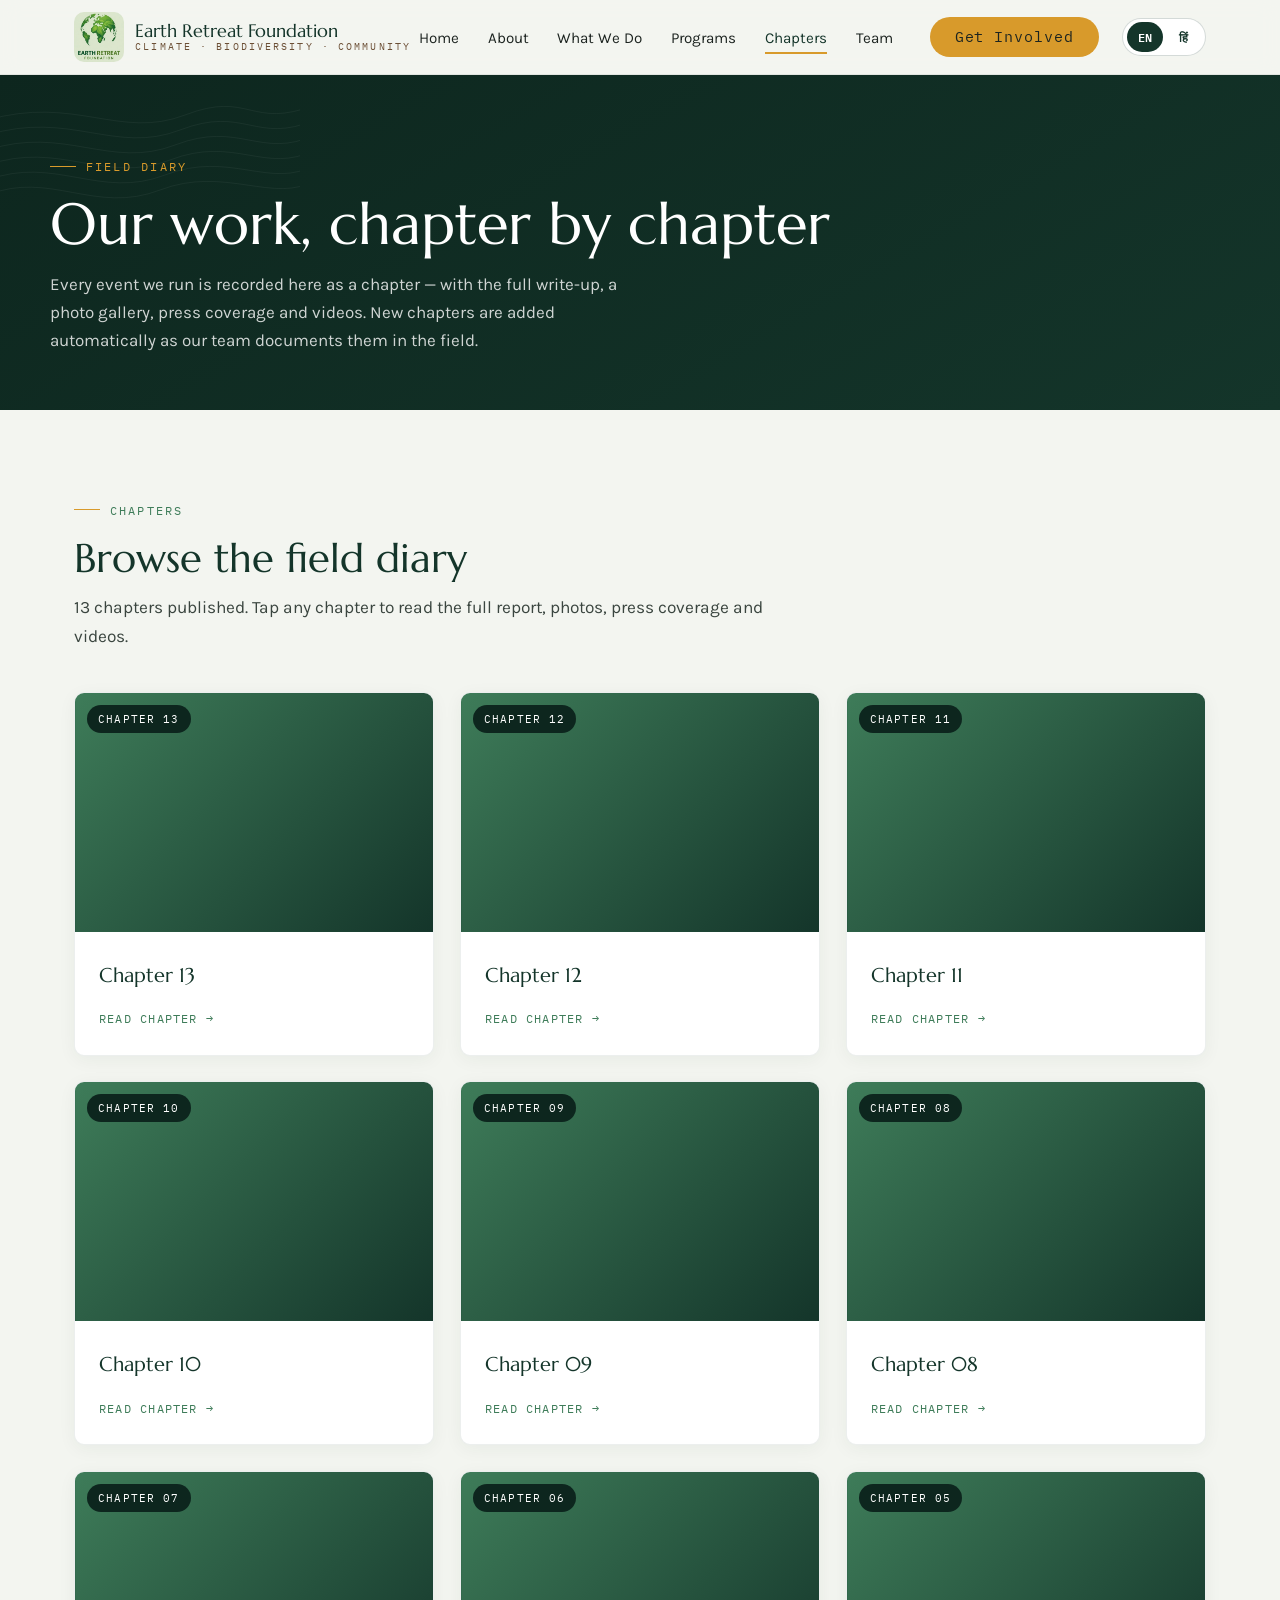
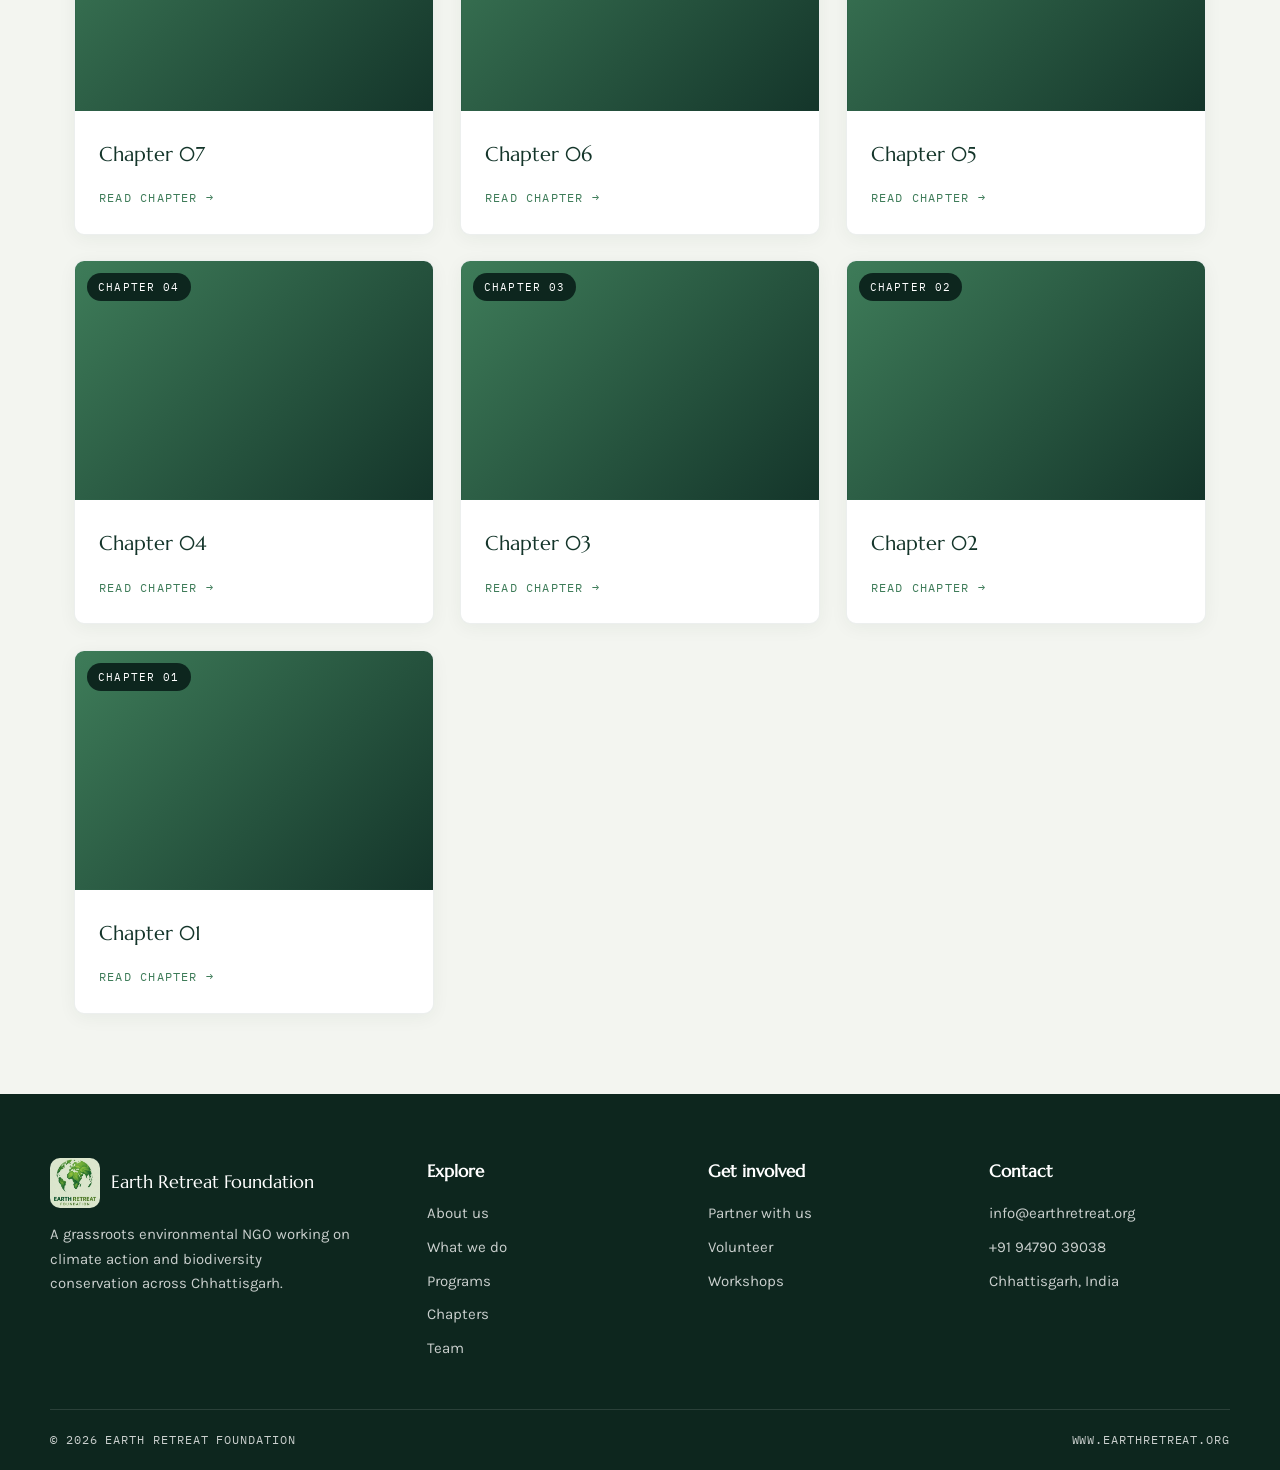
<file: chapters.html>
<!DOCTYPE html>
<html lang="en">
<head>
<meta charset="UTF-8">
<meta name="viewport" content="width=device-width, initial-scale=1.0">
<title>Field Diary | Earth Retreat Foundation</title>
<meta name="description" content="Field diary of Earth Retreat Foundation — event reports, photo galleries, press coverage and videos, chapter by chapter.">
<link rel="preconnect" href="https://fonts.googleapis.com">
<link href="https://fonts.googleapis.com/css2?family=Marcellus&family=Karla:wght@400;500;700&family=IBM+Plex+Mono:wght@400;500&family=Noto+Sans+Devanagari:wght@400;500;600;700&display=swap" rel="stylesheet">
<link rel="icon" type="image/png" href="assets/logo.png">
<link rel="stylesheet" href="css/style.css">

</head>
<body>
<svg width="0" height="0" style="position:absolute">
  <defs>
    <symbol id="contour-lines" viewBox="0 0 1200 600" preserveAspectRatio="xMidYMid slice">
      <g fill="none" stroke="currentColor" stroke-width="1.4">
        <path d="M-50 480 C 200 380, 380 560, 640 460 S 1100 520, 1260 420"/>
        <path d="M-50 420 C 220 320, 400 500, 660 400 S 1080 460, 1260 360"/>
        <path d="M-50 360 C 240 260, 420 440, 680 340 S 1060 400, 1260 300"/>
        <path d="M-50 300 C 260 200, 440 380, 700 280 S 1040 340, 1260 240"/>
        <path d="M-50 240 C 280 140, 460 320, 720 220 S 1020 280, 1260 180"/>
        <path d="M-50 180 C 300 80, 480 260, 740 160 S 1000 220, 1260 120"/>
      </g>
    </symbol>
    <symbol id="logo-mark" viewBox="0 0 48 48">
      <circle cx="24" cy="24" r="22" fill="none" stroke="#14352A" stroke-width="2.5"/>
      <path d="M24 38 C 24 26, 16 22, 13 12 C 24 16, 28 22, 28 30 M24 38 C 24 30, 30 24, 36 20 C 33 28, 30 32, 24 38" fill="none" stroke="#3E7C59" stroke-width="2.5" stroke-linecap="round"/>
      <circle cx="24" cy="10" r="3" fill="#D89A2B"/>
    </symbol>
    <symbol id="person" viewBox="0 0 24 24">
      <g fill="none" stroke="currentColor" stroke-width="1.5" stroke-linecap="round">
        <circle cx="12" cy="8" r="4"/><path d="M4 21c1.5-4 4.5-6 8-6s6.5 2 8 6"/>
      </g>
    </symbol>
  </defs>
</svg>
<header>
  <div class="wrap nav">
    <a class="brand" href="index.html">
      <img class="brand-mark" src="assets/logo.png" alt="Earth Retreat Foundation" width="54" height="54">
      <div class="brand-name">Earth Retreat Foundation<span>CLIMATE &middot; BIODIVERSITY &middot; COMMUNITY</span></div>
    </a>
    <nav>
      <ul class="nav-links">
        <li><a href="index.html">Home</a></li>
        <li><a href="about.html">About</a></li>
        <li><a href="services.html">What We Do</a></li>
        <li><a href="projects.html">Programs</a></li>
        <li><a href="chapters.html" class="active">Chapters</a></li>
        <li><a href="team.html">Team</a></li>
        <li><a href="contact.html" class="btn btn-solid nav-cta">Get Involved</a></li>
      </ul>
    </nav>
    <button class="menu-btn" aria-label="Open menu" aria-expanded="false">
      <svg viewBox="0 0 24 24" fill="none" stroke-width="2" stroke-linecap="round"><path d="M3 6h18M3 12h18M3 18h18"/></svg>
    </button>
  </div>
</header>

<section class="page-hero">
  <svg class="contours" style="color:#fff"><use href="#contour-lines"/></svg>
  <div class="wrap page-hero-inner">
    <span class="eyebrow">Field diary</span>
    <h1>Our work, chapter by chapter</h1>
    <p>Every event we run is recorded here as a chapter &mdash; with the full write-up, a photo gallery, press coverage and videos. New chapters are added automatically as our team documents them in the field.</p>
  </div>
</section>

<section class="block">
  <div class="wrap">
    <div class="reveal" style="max-width:720px">
      <span class="eyebrow">Chapters</span>
      <h2>Browse the field diary</h2>
      <p class="lede" style="margin-top:.8rem" id="ch-intro">Loading chapters…</p>
      <div id="ch-filter" class="ch-filter" role="group" aria-label="Filter by theme"></div>
    </div>
    <div id="ch-grid" class="ch-grid"></div>
    <div id="ch-empty" class="ch-empty" style="display:none">
      No chapters have been published yet. They will appear here automatically once the team adds them.
    </div>
  </div>
</section>

<!-- Detail modal -->
<div class="ch-modal" id="ch-modal" aria-modal="true" role="dialog">
  <button class="ch-close" id="ch-close" aria-label="Close">&times;</button>
  <div class="ch-sheet">
    <div class="hero-img" id="ch-hero"></div>
    <div class="inner">
      <div class="ch-meta" id="ch-detail-meta"></div>
      <span class="ch-detail-tag" id="ch-detail-tag" style="display:none"></span>
      <h2 id="ch-detail-title"></h2>
      <div id="ch-detail-sections"></div>
    </div>
  </div>
</div>

<!-- Lightbox -->
<div class="lb" id="lb"><button class="x" id="lb-x" aria-label="Close">&times;</button><img id="lb-img" alt=""></div>

<script>
(function(){
  var grid=document.getElementById('ch-grid');
  var intro=document.getElementById('ch-intro');
  var empty=document.getElementById('ch-empty');
  var modal=document.getElementById('ch-modal');
  var lb=document.getElementById('lb'), lbImg=document.getElementById('lb-img');

  function esc(s){return (s||'').replace(/[&<>"]/g,function(c){return {'&':'&amp;','<':'&lt;','>':'&gt;','"':'&quot;'}[c];});}
  function localized(obj,key){
    var lang=window.ERFI18n&&window.ERFI18n.getLanguage?window.ERFI18n.getLanguage():'en';
    return lang==='hi'&&obj&&obj[key+'_hi']?obj[key+'_hi']:(obj&&obj[key])||'';
  }

  var ALL=[], activeTag='all';
  var filterBar=document.getElementById('ch-filter');

  fetch('data/chapters.json?v='+Date.now()).then(function(r){return r.json();}).then(function(data){
    ALL=(data&&data.chapters)||[];
    if(!ALL.length){intro.style.display='none';empty.style.display='block';return;}
    intro.textContent = ALL.length+' chapter'+(ALL.length>1?'s':'')+' published. Tap any chapter to read the full report, photos, press coverage and videos.';
    buildFilter();
    renderGrid();
  }).catch(function(){intro.textContent='Could not load chapters right now.';});

  function buildFilter(){
    var counts={};
    ALL.forEach(function(c){var t=(c.tag||'').trim();if(t)counts[t]=(counts[t]||0)+1;});
    var tags=Object.keys(counts).sort();
    if(!tags.length){filterBar.style.display='none';return;}
    function chip(key,label,n){
      var b=document.createElement('button');b.type='button';b.dataset.tag=key;
      b.innerHTML=esc(label)+(n!=null?'<span class="count">'+n+'</span>':'');
      if(key===activeTag)b.classList.add('on');
      b.addEventListener('click',function(){
        activeTag=key;
        filterBar.querySelectorAll('button').forEach(function(x){x.classList.toggle('on',x.dataset.tag===key);});
        renderGrid();
      });
      return b;
    }
    filterBar.innerHTML='';
    filterBar.appendChild(chip('all','All themes',ALL.length));
    tags.forEach(function(t){
      var item=ALL.find(function(c){return (c.tag||'')===t;})||{};
      filterBar.appendChild(chip(t,localized(item,'tag')||t,counts[t]));
    });
  }

  function renderGrid(){
    var list=activeTag==='all'?ALL:ALL.filter(function(c){return (c.tag||'')===activeTag;});
    grid.innerHTML='';
    list.forEach(function(c){
      var cover=c.cover?('style="background-image:url(\''+c.cover+'\')"'):'';
      var meta=[];if(c.date)meta.push(esc(localized(c,'date')));if(c.location)meta.push(esc(localized(c,'location')));
      var badge=c.tag?('<span class="tag-badge">'+esc(localized(c,'tag'))+'</span>'):'';
      var card=document.createElement('article');
      card.className='ch-card reveal in';
      card.innerHTML='<div class="ch-cover" '+cover+'><span class="badge">CHAPTER '+esc(c.number)+'</span>'+badge+'</div>'+
        '<div class="body"><div class="ch-meta">'+meta.map(function(m){return '<span>'+m+'</span>';}).join('')+'</div>'+
        '<h3>'+esc(localized(c,'title'))+'</h3><p class="sum">'+esc(localized(c,'summary'))+'</p>'+
        '<span class="more">READ CHAPTER &rarr;</span></div>';
      card.addEventListener('click',function(){openChapter(c);});
      grid.appendChild(card);
    });
  }

  function thumbs(into,list){into.innerHTML='';list.forEach(function(src){
    var im=document.createElement('img');im.src=src;im.alt='';im.loading='lazy';
    im.addEventListener('click',function(){lbImg.src=src;lb.classList.add('open');});
    into.appendChild(im);});}

  function openChapter(c){
    document.getElementById('ch-hero').style.backgroundImage=c.cover?('url(\''+c.cover+'\')'):'';
    var meta=[];meta.push('<span class="num">CHAPTER '+esc(c.number)+'</span>');
    if(c.date)meta.push('<span>'+esc(localized(c,'date'))+'</span>');
    if(c.location)meta.push('<span>'+esc(localized(c,'location'))+'</span>');
    document.getElementById('ch-detail-meta').innerHTML=meta.join('');
    document.getElementById('ch-detail-title').textContent=localized(c,'title');
    var tg=document.getElementById('ch-detail-tag');
    if(c.tag){tg.textContent=localized(c,'tag');tg.style.display='inline-block';}else{tg.style.display='none';}
    var wrap=document.getElementById('ch-detail-sections');
    wrap.innerHTML='';
    (c.sections||[]).forEach(function(sec){
      var block=document.createElement('div');
      var label=document.createElement('div');
      label.className='ch-section-label';label.textContent=localized(sec,'name');
      block.appendChild(label);
      if(sec.type==='text'){
        var tx=document.createElement('div');tx.className='ch-body';
        tx.innerHTML=localized(sec,'body_html');block.appendChild(tx);
        wrap.appendChild(block);return;
      }
      if(sec.images&&sec.images.length){
        var g=document.createElement('div');g.className='thumbs';
        sec.images.forEach(function(src){
          var im=document.createElement('img');im.src=src;im.alt=localized(sec,'name');im.loading='lazy';
          im.addEventListener('click',function(){lbImg.src=src;lb.classList.add('open');});
          g.appendChild(im);});
        block.appendChild(g);
      }
      if(sec.videos&&sec.videos.length){
        var v=document.createElement('div');v.className='videos';
        sec.videos.forEach(function(vid){
          var d=document.createElement('div');d.className='vid';
          d.innerHTML='<iframe src="'+esc(vid.embed)+'" allow="autoplay" allowfullscreen></iframe>';
          v.appendChild(d);});
        block.appendChild(v);
      }
      wrap.appendChild(block);
    });
    modal.classList.add('open');document.body.style.overflow='hidden';modal.scrollTop=0;
  }
  function closeModal(){modal.classList.remove('open');document.body.style.overflow='';
    document.getElementById('ch-detail-sections').innerHTML='';}
  document.getElementById('ch-close').addEventListener('click',closeModal);
  modal.addEventListener('click',function(e){if(e.target===modal)closeModal();});
  document.getElementById('lb-x').addEventListener('click',function(){lb.classList.remove('open');lbImg.src='';});
  lb.addEventListener('click',function(e){if(e.target===lb){lb.classList.remove('open');lbImg.src='';}});
  document.addEventListener('keydown',function(e){if(e.key==='Escape'){if(lb.classList.contains('open')){lb.classList.remove('open');}else closeModal();}});
  document.addEventListener('erf:languagechange',function(){if(ALL.length){buildFilter();renderGrid();}});
})();
</script>

<footer>
  <div class="wrap foot">
    <div>
      <a class="brand" href="index.html">
        <img class="brand-mark" src="assets/logo.png" alt="Earth Retreat Foundation" width="54" height="54">
        <div class="brand-name">Earth Retreat Foundation</div>
      </a>
      <p>A grassroots environmental NGO working on climate action and biodiversity conservation across Chhattisgarh.</p>
    </div>
    <div>
      <h4>Explore</h4>
      <ul>
        <li><a href="about.html">About us</a></li>
        <li><a href="services.html">What we do</a></li>
        <li><a href="projects.html">Programs</a></li>
        <li><a href="chapters.html" class="active">Chapters</a></li>
        <li><a href="team.html">Team</a></li>
      </ul>
    </div>
    <div>
      <h4>Get involved</h4>
      <ul>
        <li><a href="contact.html">Partner with us</a></li>
        <li><a href="contact.html">Volunteer</a></li>
        <li><a href="contact.html">Workshops</a></li>
      </ul>
    </div>
    <div>
      <h4>Contact</h4>
      <ul>
        <li>info@earthretreat.org</li>
        <li>+91 94790 39038</li>
        <li>Chhattisgarh, India</li>
      </ul>
    </div>
  </div>
  <div class="wrap foot-bar">
    <span>&copy; 2026 EARTH RETREAT FOUNDATION</span>
    <span>WWW.EARTHRETREAT.ORG</span>
  </div>
</footer>

<script src="js/i18n.js"></script>
<script src="js/main.js"></script>
</body>
</html>
</file>
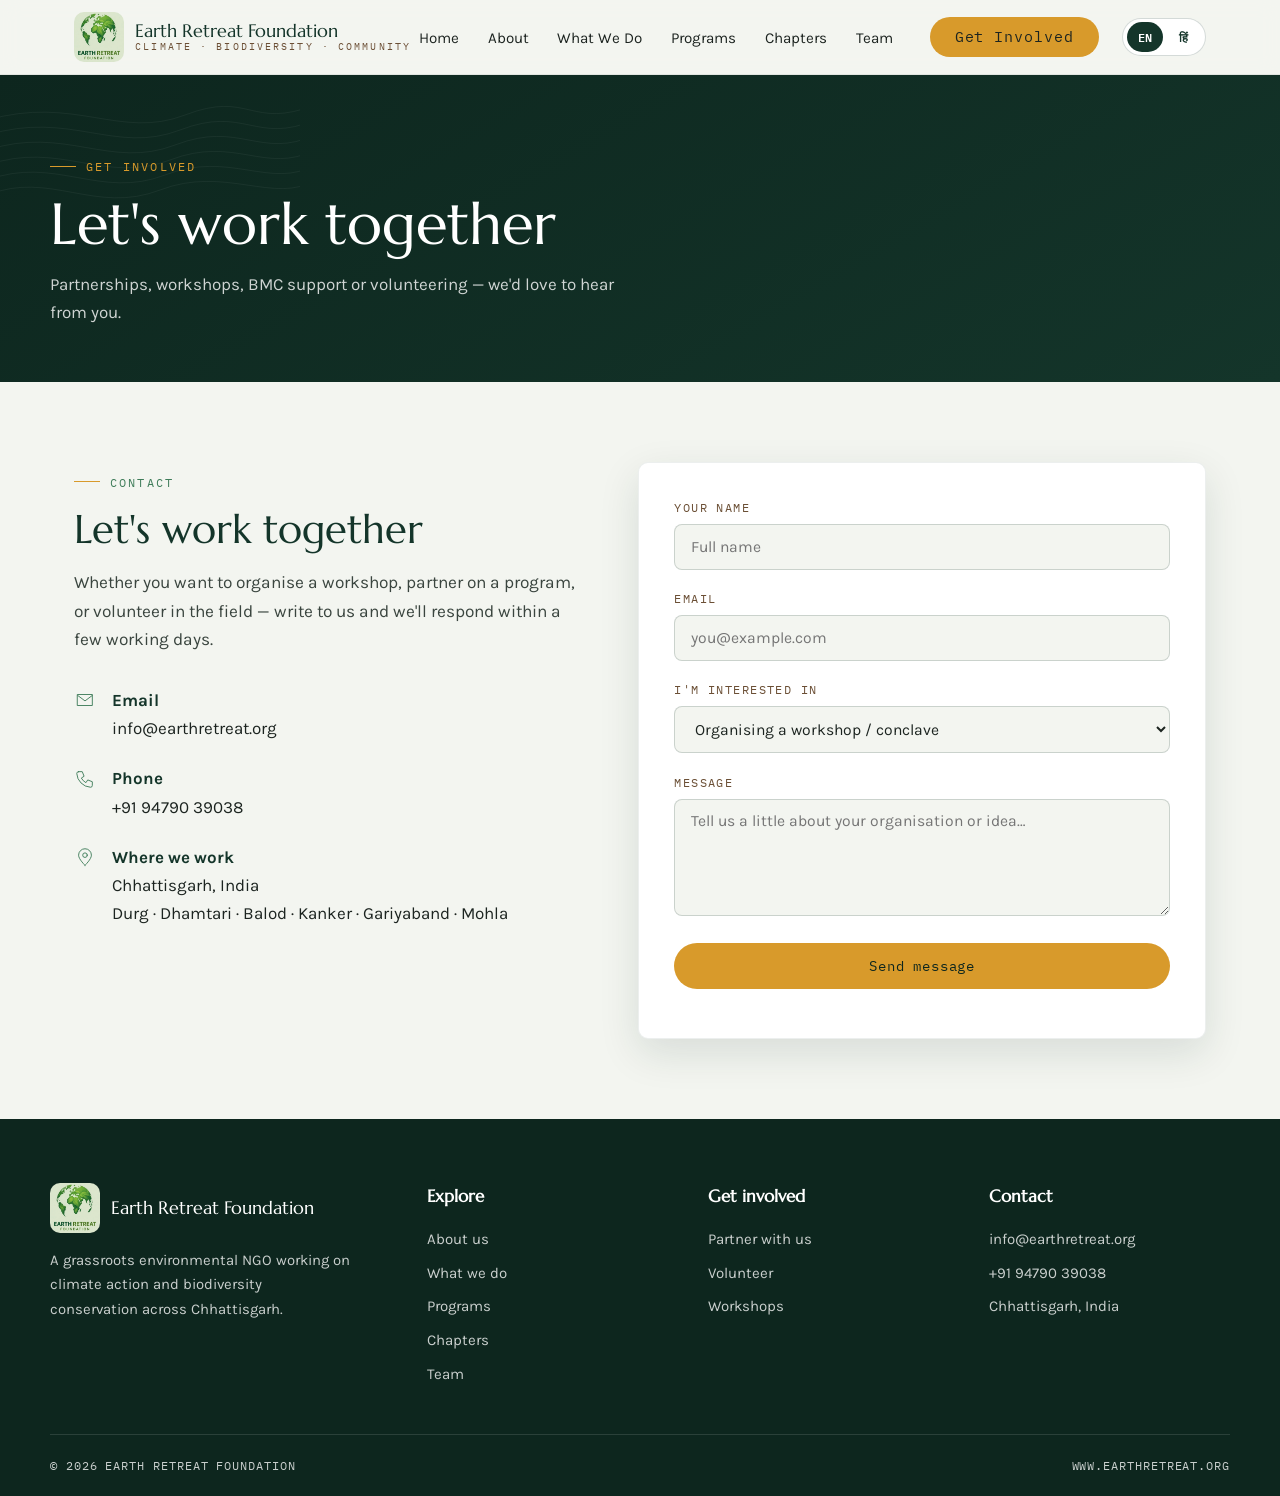
<file: contact.html>
<!DOCTYPE html>
<html lang="en">
<head>
<meta charset="UTF-8">
<meta name="viewport" content="width=device-width, initial-scale=1.0">
<title>Contact | Earth Retreat Foundation</title>
<meta name="description" content="Get in touch with Earth Retreat Foundation to partner, organise a workshop, or volunteer.">
<link rel="preconnect" href="https://fonts.googleapis.com">
<link href="https://fonts.googleapis.com/css2?family=Marcellus&family=Karla:wght@400;500;700&family=IBM+Plex+Mono:wght@400;500&family=Noto+Sans+Devanagari:wght@400;500;600;700&display=swap" rel="stylesheet">
<link rel="icon" type="image/png" href="assets/logo.png">
<link rel="stylesheet" href="css/style.css">
</head>
<body>
<svg width="0" height="0" style="position:absolute">
  <defs>
    <symbol id="contour-lines" viewBox="0 0 1200 600" preserveAspectRatio="xMidYMid slice">
      <g fill="none" stroke="currentColor" stroke-width="1.4">
        <path d="M-50 480 C 200 380, 380 560, 640 460 S 1100 520, 1260 420"/>
        <path d="M-50 420 C 220 320, 400 500, 660 400 S 1080 460, 1260 360"/>
        <path d="M-50 360 C 240 260, 420 440, 680 340 S 1060 400, 1260 300"/>
        <path d="M-50 300 C 260 200, 440 380, 700 280 S 1040 340, 1260 240"/>
        <path d="M-50 240 C 280 140, 460 320, 720 220 S 1020 280, 1260 180"/>
        <path d="M-50 180 C 300 80, 480 260, 740 160 S 1000 220, 1260 120"/>
      </g>
    </symbol>
    <symbol id="logo-mark" viewBox="0 0 48 48">
      <circle cx="24" cy="24" r="22" fill="none" stroke="#14352A" stroke-width="2.5"/>
      <path d="M24 38 C 24 26, 16 22, 13 12 C 24 16, 28 22, 28 30 M24 38 C 24 30, 30 24, 36 20 C 33 28, 30 32, 24 38" fill="none" stroke="#3E7C59" stroke-width="2.5" stroke-linecap="round"/>
      <circle cx="24" cy="10" r="3" fill="#D89A2B"/>
    </symbol>
    <symbol id="person" viewBox="0 0 24 24">
      <g fill="none" stroke="currentColor" stroke-width="1.5" stroke-linecap="round">
        <circle cx="12" cy="8" r="4"/><path d="M4 21c1.5-4 4.5-6 8-6s6.5 2 8 6"/>
      </g>
    </symbol>
  </defs>
</svg>
<header>
  <div class="wrap nav">
    <a class="brand" href="index.html">
      <img class="brand-mark" src="assets/logo.png" alt="Earth Retreat Foundation" width="54" height="54">
      <div class="brand-name">Earth Retreat Foundation<span>CLIMATE &middot; BIODIVERSITY &middot; COMMUNITY</span></div>
    </a>
    <nav>
      <ul class="nav-links">
        <li><a href="index.html">Home</a></li>
        <li><a href="about.html">About</a></li>
        <li><a href="services.html">What We Do</a></li>
        <li><a href="projects.html">Programs</a></li>
        <li><a href="chapters.html">Chapters</a></li>
        <li><a href="team.html">Team</a></li>
        <li><a href="contact.html" class="btn btn-solid nav-cta">Get Involved</a></li>
      </ul>
    </nav>
    <button class="menu-btn" aria-label="Open menu" aria-expanded="false">
      <svg viewBox="0 0 24 24" fill="none" stroke-width="2" stroke-linecap="round"><path d="M3 6h18M3 12h18M3 18h18"/></svg>
    </button>
  </div>
</header>

<section class="page-hero">
  <svg class="contours" style="color:#fff"><use href="#contour-lines"/></svg>
  <div class="wrap page-hero-inner">
    <span class="eyebrow">Get involved</span>
    <h1>Let's work together</h1>
    <p>Partnerships, workshops, BMC support or volunteering — we'd love to hear from you.</p>
  </div>
</section>

<section class="block">
  <div class="wrap contact-grid">
    <div class="reveal">
      <span class="eyebrow">Contact</span>
      <h2>Let's work together</h2>
      <p class="lede" style="margin:1rem 0 2rem">Whether you want to organise a workshop, partner on a program, or volunteer in the field &mdash; write to us and we'll respond within a few working days.</p>
      <div class="info-line">
        <svg viewBox="0 0 24 24" fill="none" stroke-linecap="round"><path d="M4 6h16v12H4zM4 7l8 6 8-6"/></svg>
        <div><strong>Email</strong>info@earthretreat.org</div>
      </div>
      <div class="info-line">
        <svg viewBox="0 0 24 24" fill="none" stroke-linecap="round"><path d="M5 4h4l2 5-3 2a13 13 0 0 0 5 5l2-3 5 2v4a2 2 0 0 1-2 2A16 16 0 0 1 3 6a2 2 0 0 1 2-2z"/></svg>
        <div><strong>Phone</strong>+91 94790 39038</div>
      </div>
      <div class="info-line">
        <svg viewBox="0 0 24 24" fill="none" stroke-linecap="round"><path d="M12 21s7-6.5 7-11a7 7 0 1 0-14 0c0 4.5 7 11 7 11z"/><circle cx="12" cy="10" r="2.5"/></svg>
        <div><strong>Where we work</strong>Chhattisgarh, India<br>Durg &middot; Dhamtari &middot; Balod &middot; Kanker &middot; Gariyaband &middot; Mohla</div>
      </div>
    </div>
    <div class="contact-card reveal">
      <form id="contact-form">
        <div class="field">
          <label for="name">Your name</label>
          <input id="name" type="text" required placeholder="Full name">
        </div>
        <div class="field">
          <label for="email">Email</label>
          <input id="email" type="email" required placeholder="you@example.com">
        </div>
        <div class="field">
          <label for="topic">I'm interested in</label>
          <select id="topic">
            <option>Organising a workshop / conclave</option>
            <option>Partnership / collaboration</option>
            <option>BMC &amp; PBR support</option>
            <option>Volunteering</option>
            <option>Plastic awareness program</option>
            <option>Something else</option>
          </select>
        </div>
        <div class="field">
          <label for="message">Message</label>
          <textarea id="message" rows="5" required placeholder="Tell us a little about your organisation or idea…"></textarea>
        </div>
        <button type="submit" class="btn btn-solid" style="width:100%">Send message</button>
        <p id="form-note" style="margin-top:.9rem;font-size:.9rem"></p>
      </form>
    </div>
  </div>
</section>

<footer>
  <div class="wrap foot">
    <div>
      <a class="brand" href="index.html">
        <img class="brand-mark" src="assets/logo.png" alt="Earth Retreat Foundation" width="54" height="54">
        <div class="brand-name">Earth Retreat Foundation</div>
      </a>
      <p>A grassroots environmental NGO working on climate action and biodiversity conservation across Chhattisgarh.</p>
    </div>
    <div>
      <h4>Explore</h4>
      <ul>
        <li><a href="about.html">About us</a></li>
        <li><a href="services.html">What we do</a></li>
        <li><a href="projects.html">Programs</a></li>
        <li><a href="chapters.html">Chapters</a></li>
        <li><a href="team.html">Team</a></li>
      </ul>
    </div>
    <div>
      <h4>Get involved</h4>
      <ul>
        <li><a href="contact.html">Partner with us</a></li>
        <li><a href="contact.html">Volunteer</a></li>
        <li><a href="contact.html">Workshops</a></li>
      </ul>
    </div>
    <div>
      <h4>Contact</h4>
      <ul>
        <li>info@earthretreat.org</li>
        <li>+91 94790 39038</li>
        <li>Chhattisgarh, India</li>
      </ul>
    </div>
  </div>
  <div class="wrap foot-bar">
    <span>&copy; 2026 EARTH RETREAT FOUNDATION</span>
    <span>WWW.EARTHRETREAT.ORG</span>
  </div>
</footer>

<script src="js/i18n.js"></script>
<script src="js/main.js"></script>
</body>
</html>
</file>
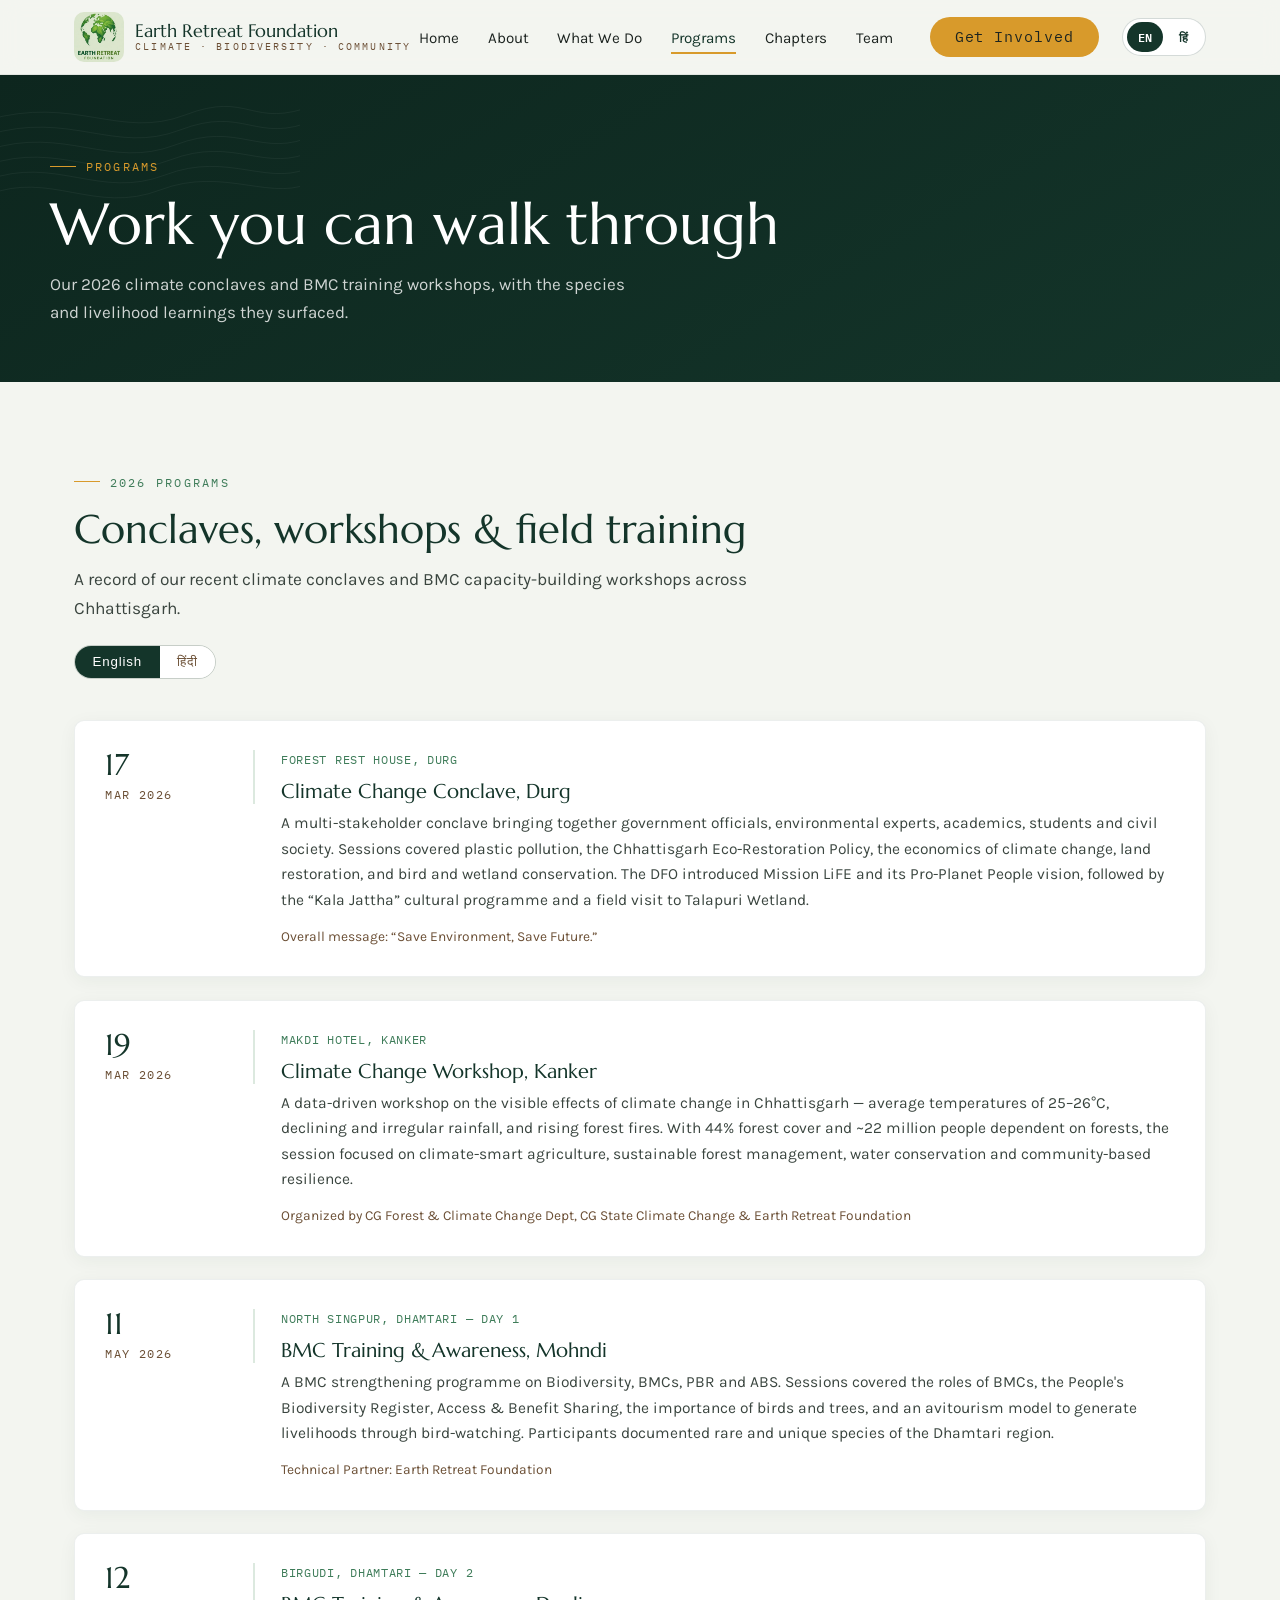
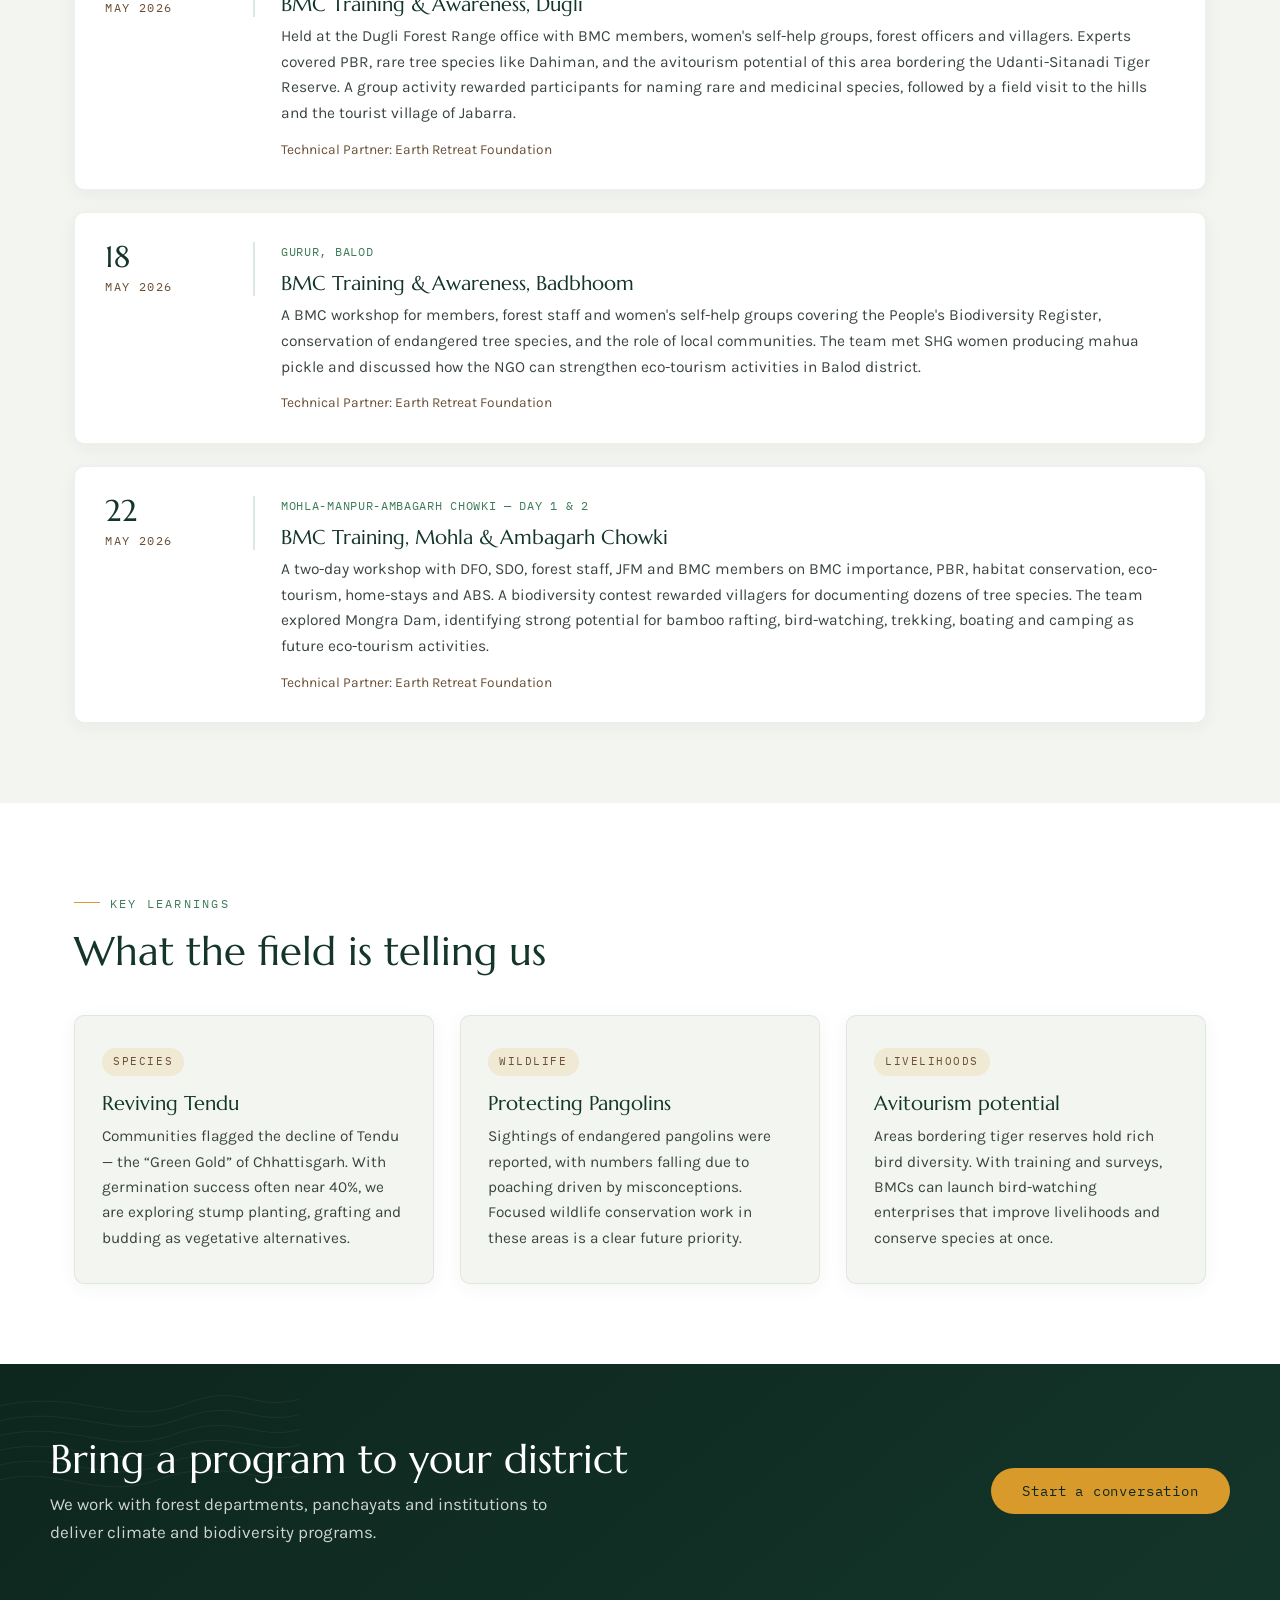
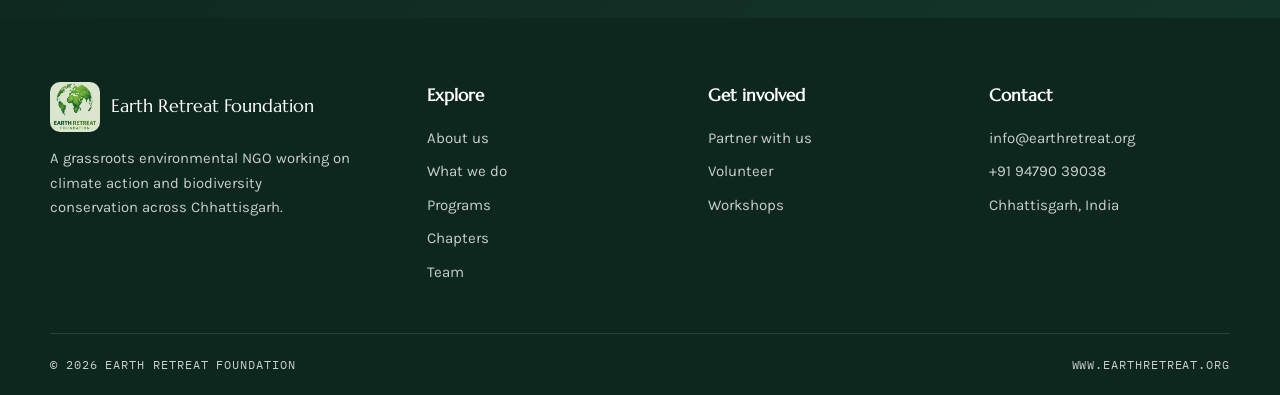
<file: projects.html>
<!DOCTYPE html>
<html lang="en">
<head>
<meta charset="UTF-8">
<meta name="viewport" content="width=device-width, initial-scale=1.0">
<title>Programs | Earth Retreat Foundation</title>
<meta name="description" content="Climate conclaves and BMC capacity-building workshops conducted by Earth Retreat Foundation across Chhattisgarh in 2026.">
<link rel="preconnect" href="https://fonts.googleapis.com">
<link href="https://fonts.googleapis.com/css2?family=Marcellus&family=Karla:wght@400;500;700&family=IBM+Plex+Mono:wght@400;500&family=Noto+Sans+Devanagari:wght@400;500;600;700&display=swap" rel="stylesheet">
<link rel="icon" type="image/png" href="assets/logo.png">
<link rel="stylesheet" href="css/style.css">
<style>
.lang-toggle{display:inline-flex;border:1px solid rgba(20,53,42,.2);border-radius:999px;overflow:hidden;margin-top:1.4rem;font-family:'IBM Plex Mono',monospace;font-size:.78rem}
.lang-toggle button{background:#fff;border:none;padding:.5rem 1.1rem;cursor:pointer;letter-spacing:.06em;color:#6B4F35;transition:background .2s,color .2s}
.lang-toggle button.on{background:#14352A;color:#fff}
.hi{display:none}
.events.show-hi .en{display:none}
.events.show-hi .hi{display:block}
.hi,[lang="hi"]{font-family:'Noto Sans Devanagari','Karla',sans-serif;line-height:1.8}
</style>
</head>
<body>
<svg width="0" height="0" style="position:absolute">
  <defs>
    <symbol id="contour-lines" viewBox="0 0 1200 600" preserveAspectRatio="xMidYMid slice">
      <g fill="none" stroke="currentColor" stroke-width="1.4">
        <path d="M-50 480 C 200 380, 380 560, 640 460 S 1100 520, 1260 420"/>
        <path d="M-50 420 C 220 320, 400 500, 660 400 S 1080 460, 1260 360"/>
        <path d="M-50 360 C 240 260, 420 440, 680 340 S 1060 400, 1260 300"/>
        <path d="M-50 300 C 260 200, 440 380, 700 280 S 1040 340, 1260 240"/>
        <path d="M-50 240 C 280 140, 460 320, 720 220 S 1020 280, 1260 180"/>
        <path d="M-50 180 C 300 80, 480 260, 740 160 S 1000 220, 1260 120"/>
      </g>
    </symbol>
    <symbol id="logo-mark" viewBox="0 0 48 48">
      <circle cx="24" cy="24" r="22" fill="none" stroke="#14352A" stroke-width="2.5"/>
      <path d="M24 38 C 24 26, 16 22, 13 12 C 24 16, 28 22, 28 30 M24 38 C 24 30, 30 24, 36 20 C 33 28, 30 32, 24 38" fill="none" stroke="#3E7C59" stroke-width="2.5" stroke-linecap="round"/>
      <circle cx="24" cy="10" r="3" fill="#D89A2B"/>
    </symbol>
    <symbol id="person" viewBox="0 0 24 24">
      <g fill="none" stroke="currentColor" stroke-width="1.5" stroke-linecap="round">
        <circle cx="12" cy="8" r="4"/><path d="M4 21c1.5-4 4.5-6 8-6s6.5 2 8 6"/>
      </g>
    </symbol>
  </defs>
</svg>
<header>
  <div class="wrap nav">
    <a class="brand" href="index.html">
      <img class="brand-mark" src="assets/logo.png" alt="Earth Retreat Foundation" width="54" height="54">
      <div class="brand-name">Earth Retreat Foundation<span>CLIMATE &middot; BIODIVERSITY &middot; COMMUNITY</span></div>
    </a>
    <nav>
      <ul class="nav-links">
        <li><a href="index.html">Home</a></li>
        <li><a href="about.html">About</a></li>
        <li><a href="services.html">What We Do</a></li>
        <li><a href="projects.html" class="active">Programs</a></li>
        <li><a href="chapters.html">Chapters</a></li>
        <li><a href="team.html">Team</a></li>
        <li><a href="contact.html" class="btn btn-solid nav-cta">Get Involved</a></li>
      </ul>
    </nav>
    <button class="menu-btn" aria-label="Open menu" aria-expanded="false">
      <svg viewBox="0 0 24 24" fill="none" stroke-width="2" stroke-linecap="round"><path d="M3 6h18M3 12h18M3 18h18"/></svg>
    </button>
  </div>
</header>

<section class="page-hero">
  <svg class="contours" style="color:#fff"><use href="#contour-lines"/></svg>
  <div class="wrap page-hero-inner">
    <span class="eyebrow">Programs</span>
    <h1>Work you can walk through</h1>
    <p>Our 2026 climate conclaves and BMC training workshops, with the species and livelihood learnings they surfaced.</p>
  </div>
</section>

<section class="block">
  <div class="wrap">
    <div class="reveal" style="max-width:720px">
      <span class="eyebrow">2026 programs</span>
      <h2>Conclaves, workshops &amp; field training</h2>
      <p class="lede" style="margin-top:.8rem">A record of our recent climate conclaves and BMC capacity-building workshops across Chhattisgarh.</p>
    </div>
    <div class="lang-toggle" role="group" aria-label="Language">
        <button type="button" class="on" data-lang="en">English</button>
        <button type="button" data-lang="hi">हिंदी</button>
      </div>
      <div class="events">
      <article class="event reveal">
        <div class="date"><div class="d">17</div><div class="m">Mar 2026</div></div>
        <div>
          <div class="meta">Forest Rest House, Durg</div>
          <h3>Climate Change Conclave, Durg</h3>
          <div class="en"><p>A multi-stakeholder conclave bringing together government officials, environmental experts, academics, students and civil society. Sessions covered plastic pollution, the Chhattisgarh Eco-Restoration Policy, the economics of climate change, land restoration, and bird and wetland conservation. The DFO introduced Mission LiFE and its Pro-Planet People vision, followed by the “Kala Jattha” cultural programme and a field visit to Talapuri Wetland.</p></div><div class="hi"><p lang="hi">डर्ग के वन विश्राम गृह में आयोजित जलवायु परिवर्तन सम्मेलन में सरकारी अधिकारी, पर्यावरण विशेषज्ञ, शिक्षाविद और छात्र एक साथ आए। सत्रों में प्लास्टिक प्रदूषण, छत्तीसगढ़ इको-रेस्टोरेशन नीति, जलवायु परिवर्तन के आर्थिक प्रभाव, भूमि पुनर्स्थापन और पक्षी एवं आर्द्रभूमि संरक्षण पर चर्चा हुई। डीएफओ ने मिशन लाइफ (LiFE) प्रस्तुत किया, इसके बाद &ldquo;कला जत्था&rdquo; सांस्कृतिक कार्यक्रम और तालापुरी आर्द्रभूमि का भ्रमण हुआ।</p></div>
          <div class="partners">Overall message: “Save Environment, Save Future.”</div>
        </div>
      </article>
      <article class="event reveal">
        <div class="date"><div class="d">19</div><div class="m">Mar 2026</div></div>
        <div>
          <div class="meta">Makdi Hotel, Kanker</div>
          <h3>Climate Change Workshop, Kanker</h3>
          <div class="en"><p>A data-driven workshop on the visible effects of climate change in Chhattisgarh — average temperatures of 25–26°C, declining and irregular rainfall, and rising forest fires. With 44% forest cover and ~22 million people dependent on forests, the session focused on climate-smart agriculture, sustainable forest management, water conservation and community-based resilience.</p></div><div class="hi"><p lang="hi">कांकेर में आयोजित कार्यशाला में छत्तीसगढ़ में जलवायु परिवर्तन के प्रभावों पर आंकड़ों के साथ चर्चा हुई &mdash; औसत तापमान 25&ndash;26&deg;C, घटती और अनियमित वर्षा, तथा बढ़ती वनाग्नि। लगभग 44% वन क्षेत्र और करीब 2.2 करोड़ वन-निर्भर लोगों के साथ, सत्र जलवायु-स्मार्ट कृषि, सतत वन प्रबंधन, जल संरक्षण और समुदाय-आधारित अनुकूलन पर केंद्रित रहा।</p></div>
          <div class="partners">Organized by CG Forest &amp; Climate Change Dept, CG State Climate Change &amp; Earth Retreat Foundation</div>
        </div>
      </article>
      <article class="event reveal">
        <div class="date"><div class="d">11</div><div class="m">May 2026</div></div>
        <div>
          <div class="meta">North Singpur, Dhamtari — Day 1</div>
          <h3>BMC Training &amp; Awareness, Mohndi</h3>
          <div class="en"><p>A BMC strengthening programme on Biodiversity, BMCs, PBR and ABS. Sessions covered the roles of BMCs, the People's Biodiversity Register, Access &amp; Benefit Sharing, the importance of birds and trees, and an avitourism model to generate livelihoods through bird-watching. Participants documented rare and unique species of the Dhamtari region.</p></div><div class="hi"><p lang="hi">जैव विविधता, बीएमसी, पीबीआर और एबीएस पर बीएमसी सशक्तिकरण कार्यक्रम। सत्रों में बीएमसी की भूमिका, जन जैव विविधता रजिस्टर (PBR), एक्सेस एंड बेनिफिट शेयरिंग (ABS), पक्षियों एवं वृक्षों का महत्व, और बर्ड-वॉचिंग के माध्यम से आजीविका हेतु एविटूरिज्म मॉडल शामिल रहे। प्रतिभागियों ने धमतरी क्षेत्र की दुर्लभ प्रजातियों का दस्तावेज़ीकरण किया।</p></div>
          <div class="partners">Technical Partner: Earth Retreat Foundation</div>
        </div>
      </article>
      <article class="event reveal">
        <div class="date"><div class="d">12</div><div class="m">May 2026</div></div>
        <div>
          <div class="meta">Birgudi, Dhamtari — Day 2</div>
          <h3>BMC Training &amp; Awareness, Dugli</h3>
          <div class="en"><p>Held at the Dugli Forest Range office with BMC members, women's self-help groups, forest officers and villagers. Experts covered PBR, rare tree species like Dahiman, and the avitourism potential of this area bordering the Udanti-Sitanadi Tiger Reserve. A group activity rewarded participants for naming rare and medicinal species, followed by a field visit to the hills and the tourist village of Jabarra.</p></div><div class="hi"><p lang="hi">दुगली वन परिक्षेत्र कार्यालय में बीएमसी सदस्यों, महिला स्वयं सहायता समूहों, वन अधिकारियों और ग्रामीणों के साथ आयोजित। विशेषज्ञों ने PBR, दहीमान जैसी दुर्लभ वृक्ष प्रजातियों, और उदंती-सीतानदी टाइगर रिज़र्व से लगे इस क्षेत्र में एविटूरिज्म की संभावनाओं पर चर्चा की। एक समूह गतिविधि में दुर्लभ एवं औषधीय प्रजातियों के नाम बताने वालों को पुरस्कृत किया गया, इसके बाद पहाड़ी क्षेत्रों और पर्यटन ग्राम जबर्रा का भ्रमण हुआ।</p></div>
          <div class="partners">Technical Partner: Earth Retreat Foundation</div>
        </div>
      </article>
      <article class="event reveal">
        <div class="date"><div class="d">18</div><div class="m">May 2026</div></div>
        <div>
          <div class="meta">Gurur, Balod</div>
          <h3>BMC Training &amp; Awareness, Badbhoom</h3>
          <div class="en"><p>A BMC workshop for members, forest staff and women's self-help groups covering the People's Biodiversity Register, conservation of endangered tree species, and the role of local communities. The team met SHG women producing mahua pickle and discussed how the NGO can strengthen eco-tourism activities in Balod district.</p></div><div class="hi"><p lang="hi">ग्राम बडभूम, गुरूर (बालोद) में बीएमसी सदस्यों, वन कर्मचारियों और महिला स्वयं सहायता समूहों के लिए कार्यशाला। PBR, संकटग्रस्त वृक्ष प्रजातियों के संरक्षण, और स्थानीय समुदाय की भूमिका पर चर्चा हुई। टीम ने महुआ का अचार बनाने वाली महिलाओं से मुलाकात की और बालोद जिले के इको-टूरिज्म को सशक्त बनाने पर चर्चा की।</p></div>
          <div class="partners">Technical Partner: Earth Retreat Foundation</div>
        </div>
      </article>
      <article class="event reveal">
        <div class="date"><div class="d">22</div><div class="m">May 2026</div></div>
        <div>
          <div class="meta">Mohla-Manpur-Ambagarh Chowki — Day 1 &amp; 2</div>
          <h3>BMC Training, Mohla &amp; Ambagarh Chowki</h3>
          <div class="en"><p>A two-day workshop with DFO, SDO, forest staff, JFM and BMC members on BMC importance, PBR, habitat conservation, eco-tourism, home-stays and ABS. A biodiversity contest rewarded villagers for documenting dozens of tree species. The team explored Mongra Dam, identifying strong potential for bamboo rafting, bird-watching, trekking, boating and camping as future eco-tourism activities.</p></div><div class="hi"><p lang="hi">डीएफओ, एसडीओ, वन कर्मचारियों, जेएफएम और बीएमसी सदस्यों के साथ दो-दिवसीय कार्यशाला &mdash; बीएमसी का महत्व, PBR, आवास संरक्षण, इको-टूरिज्म, होम-स्टे और ABS पर केंद्रित। जैव विविधता प्रतियोगिता में दर्जनों वृक्ष प्रजातियों के दस्तावेज़ीकरण के लिए ग्रामीणों को पुरस्कृत किया गया। टीम ने मोंगरा डेम का भ्रमण किया, जहाँ बम्बू राफ्टिंग, बर्ड-वॉचिंग, ट्रैकिंग, बोटिंग और कैंपिंग जैसी इको-टूरिज्म गतिविधियों की प्रबल संभावना दिखी।</p></div>
          <div class="partners">Technical Partner: Earth Retreat Foundation</div>
        </div>
      </article>
    </div>
  </div>
</section>

<section class="block block-alt">
  <div class="wrap">
    <div class="reveal" style="max-width:720px">
      <span class="eyebrow">Key learnings</span>
      <h2>What the field is telling us</h2>
    </div>
    <div class="grid-3">
      <article class="card reveal">
        <span class="tag">Species</span>
        <h3>Reviving Tendu</h3>
        <p>Communities flagged the decline of Tendu &mdash; the “Green Gold” of Chhattisgarh. With germination success often near 40%, we are exploring stump planting, grafting and budding as vegetative alternatives.</p>
      </article>
      <article class="card reveal">
        <span class="tag">Wildlife</span>
        <h3>Protecting Pangolins</h3>
        <p>Sightings of endangered pangolins were reported, with numbers falling due to poaching driven by misconceptions. Focused wildlife conservation work in these areas is a clear future priority.</p>
      </article>
      <article class="card reveal">
        <span class="tag">Livelihoods</span>
        <h3>Avitourism potential</h3>
        <p>Areas bordering tiger reserves hold rich bird diversity. With training and surveys, BMCs can launch bird-watching enterprises that improve livelihoods and conserve species at once.</p>
      </article>
    </div>
  </div>
</section>

<section class="cta">
  <svg class="contours" style="color:#fff"><use href="#contour-lines"/></svg>
  <div class="wrap cta-inner">
    <div>
      <h2>Bring a program to your district</h2>
      <p>We work with forest departments, panchayats and institutions to deliver climate and biodiversity programs.</p>
    </div>
    <a href="contact.html" class="btn btn-solid">Start a conversation</a>
  </div>
</section>



<footer>
  <div class="wrap foot">
    <div>
      <a class="brand" href="index.html">
        <img class="brand-mark" src="assets/logo.png" alt="Earth Retreat Foundation" width="54" height="54">
        <div class="brand-name">Earth Retreat Foundation</div>
      </a>
      <p>A grassroots environmental NGO working on climate action and biodiversity conservation across Chhattisgarh.</p>
    </div>
    <div>
      <h4>Explore</h4>
      <ul>
        <li><a href="about.html">About us</a></li>
        <li><a href="services.html">What we do</a></li>
        <li><a href="projects.html">Programs</a></li>
        <li><a href="chapters.html">Chapters</a></li>
        <li><a href="team.html">Team</a></li>
      </ul>
    </div>
    <div>
      <h4>Get involved</h4>
      <ul>
        <li><a href="contact.html">Partner with us</a></li>
        <li><a href="contact.html">Volunteer</a></li>
        <li><a href="contact.html">Workshops</a></li>
      </ul>
    </div>
    <div>
      <h4>Contact</h4>
      <ul>
        <li>info@earthretreat.org</li>
        <li>+91 94790 39038</li>
        <li>Chhattisgarh, India</li>
      </ul>
    </div>
  </div>
  <div class="wrap foot-bar">
    <span>&copy; 2026 EARTH RETREAT FOUNDATION</span>
    <span>WWW.EARTHRETREAT.ORG</span>
  </div>
</footer>

<script src="js/i18n.js"></script>
<script src="js/main.js"></script>
<script>
(function(){
  var t=document.querySelector('.lang-toggle'); if(!t) return;
  var ev=document.querySelector('.events');
  t.addEventListener('click',function(e){
    var b=e.target.closest('button[data-lang]'); if(!b) return;
    t.querySelectorAll('button').forEach(function(x){x.classList.remove('on');});
    b.classList.add('on');
    ev.classList.toggle('show-hi', b.dataset.lang==='hi');
  });
})();
</script>
</body>
</html>
</file>
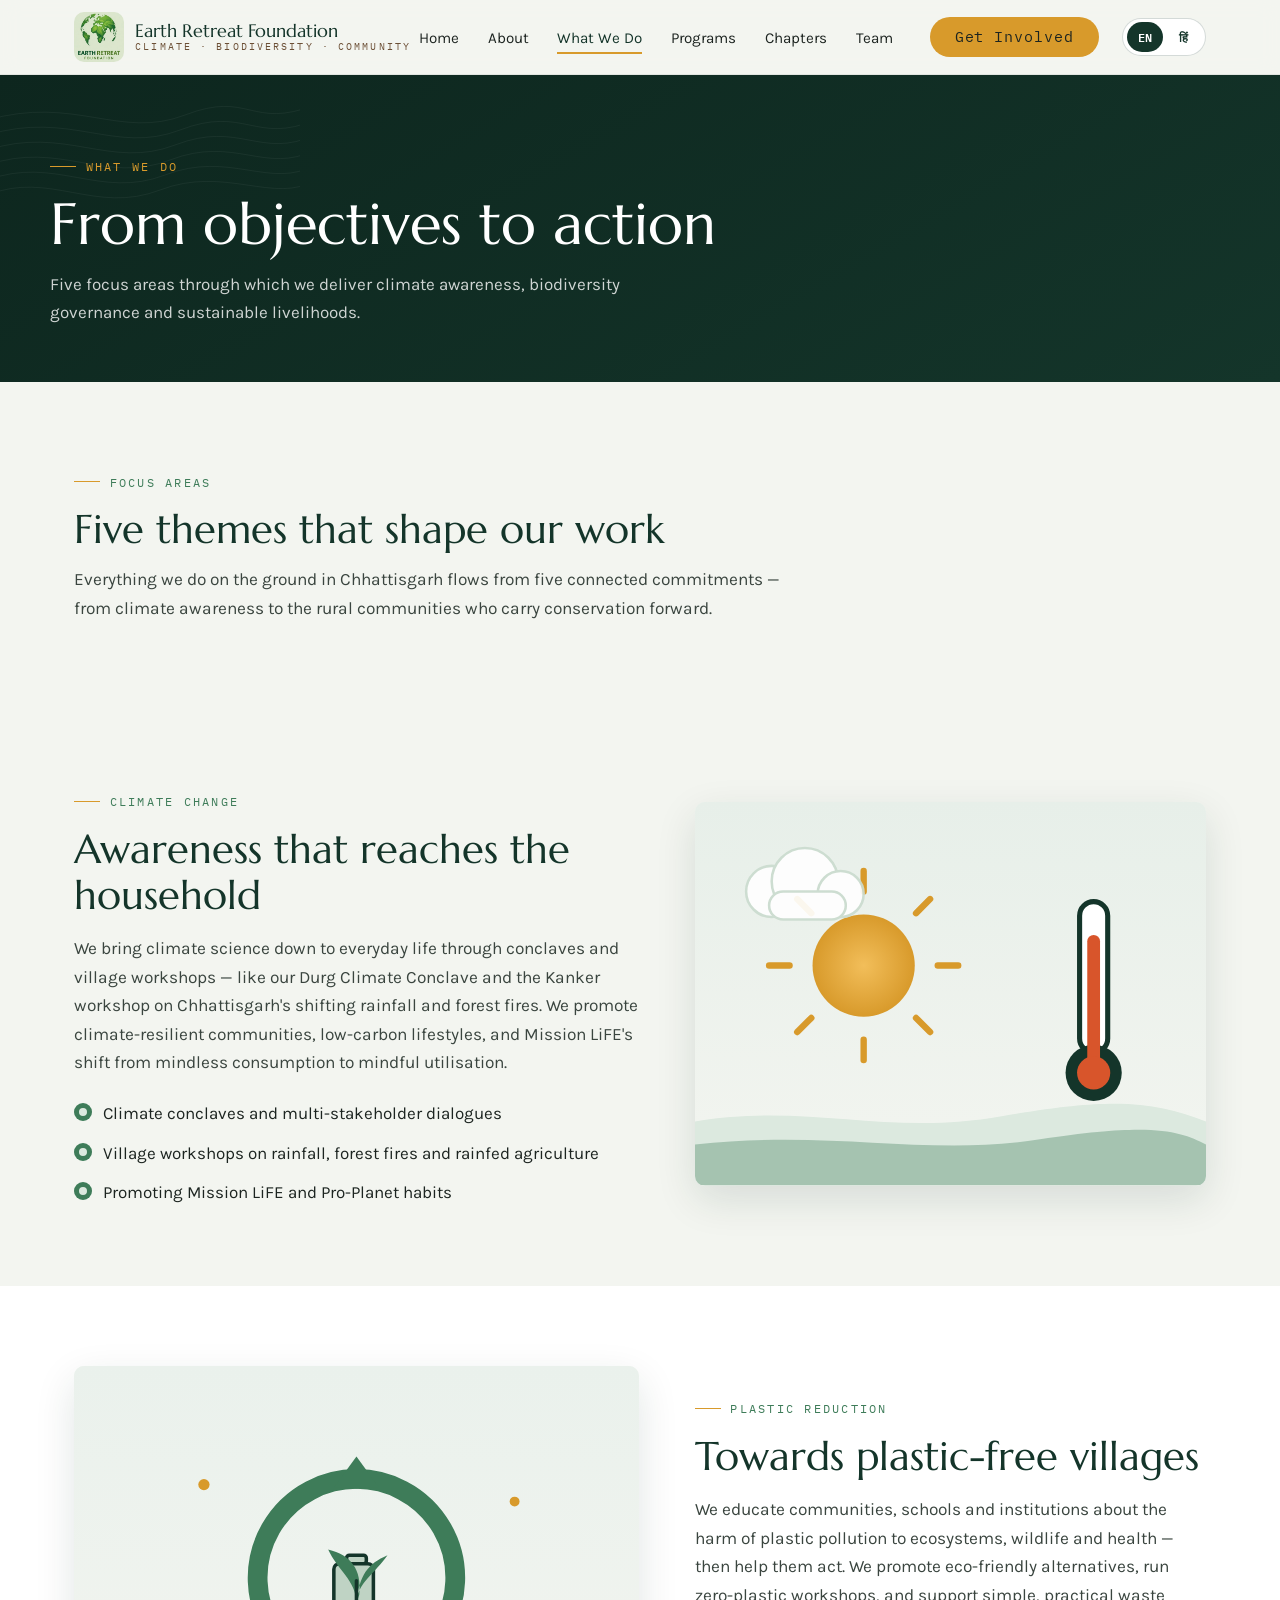
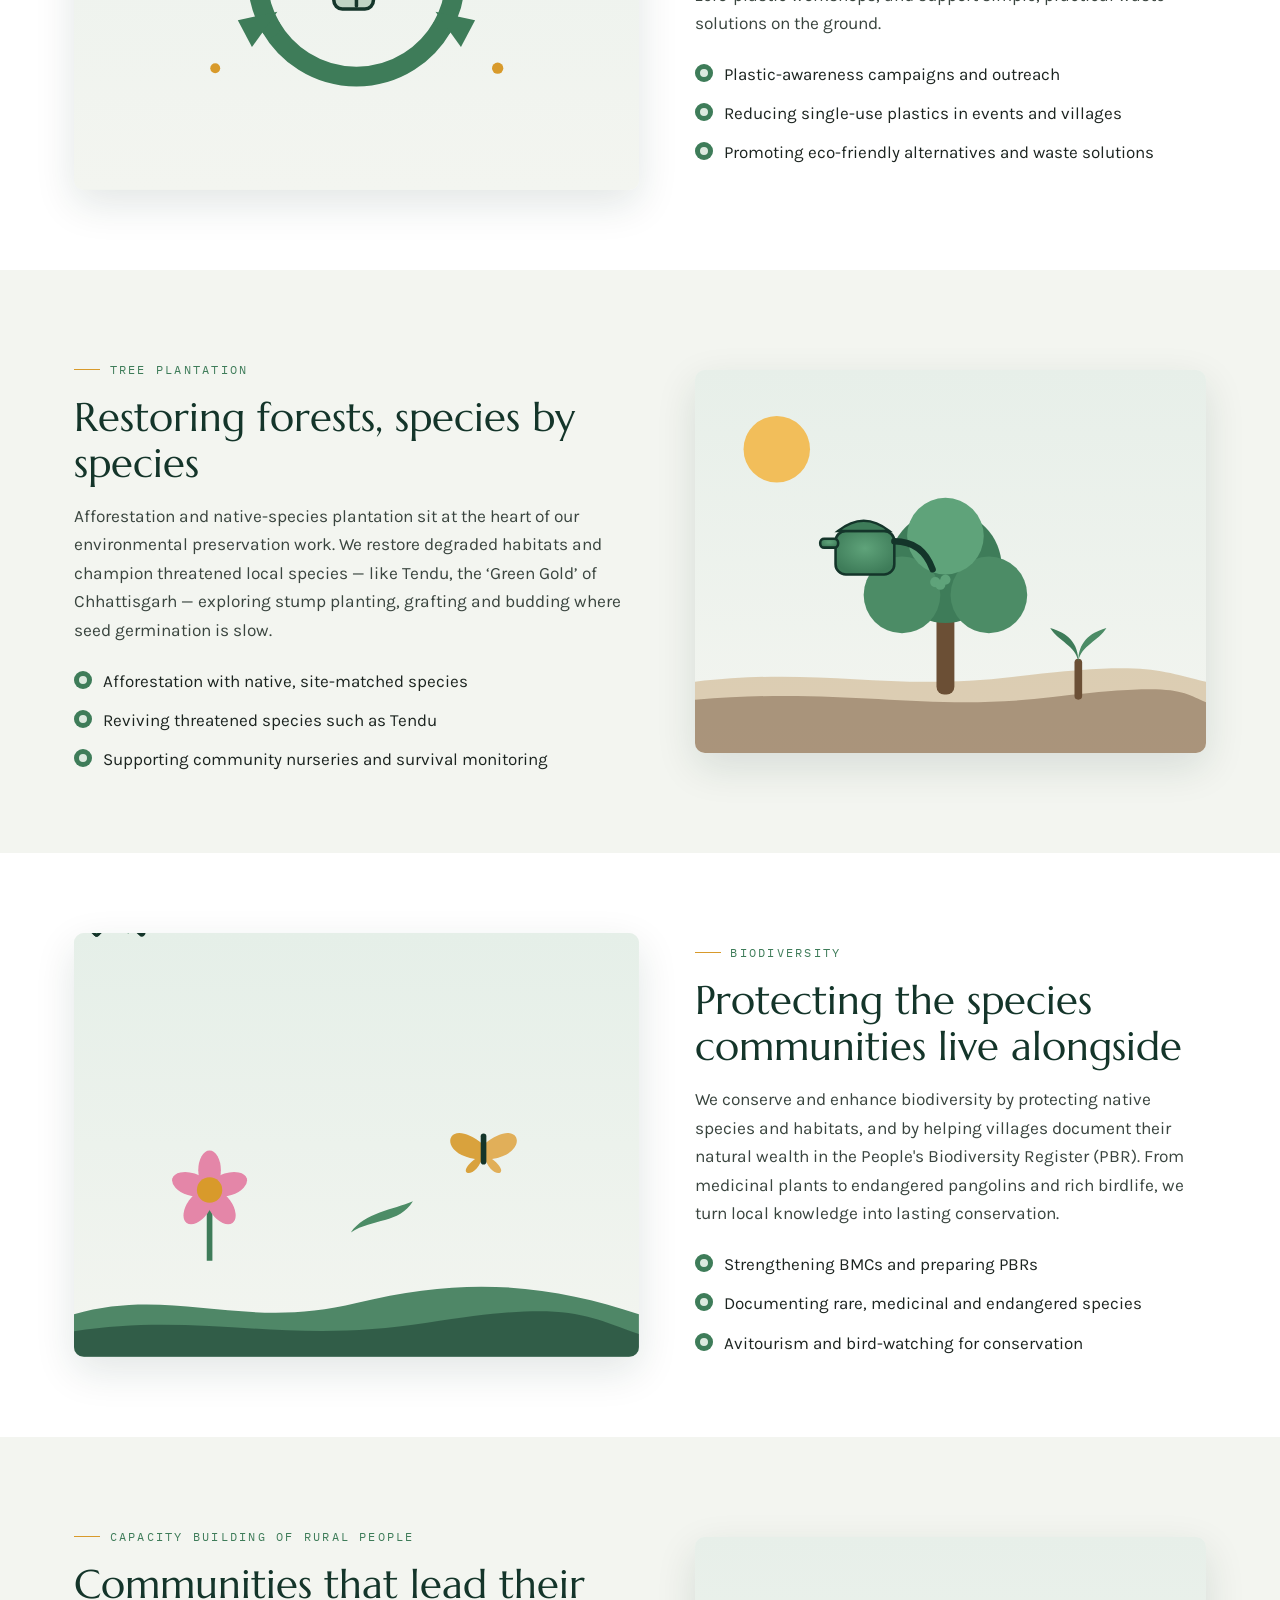
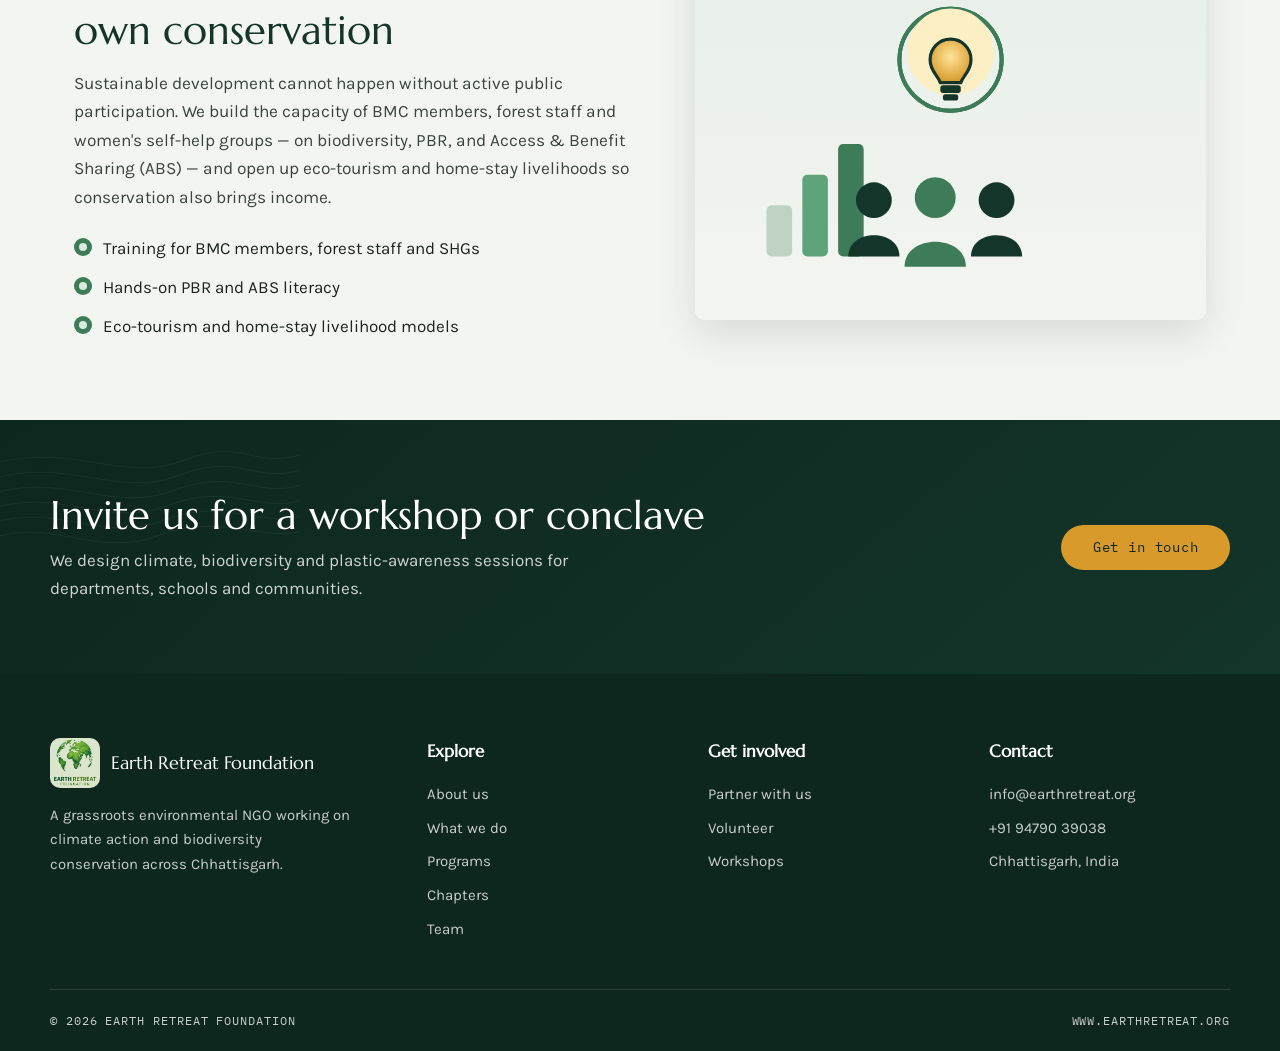
<file: services.html>
<!DOCTYPE html>
<html lang="en">
<head>
<meta charset="UTF-8">
<meta name="viewport" content="width=device-width, initial-scale=1.0">
<title>What We Do | Earth Retreat Foundation</title>
<meta name="description" content="Climate awareness, biodiversity conservation, BMC & PBR support, ABS, eco-tourism and plastic reduction by Earth Retreat Foundation.">
<link rel="preconnect" href="https://fonts.googleapis.com">
<link href="https://fonts.googleapis.com/css2?family=Marcellus&family=Karla:wght@400;500;700&family=IBM+Plex+Mono:wght@400;500&family=Noto+Sans+Devanagari:wght@400;500;600;700&display=swap" rel="stylesheet">
<link rel="icon" type="image/png" href="assets/logo.png">
<link rel="stylesheet" href="css/style.css">
</head>
<body>
<svg width="0" height="0" style="position:absolute">
  <defs>
    <symbol id="contour-lines" viewBox="0 0 1200 600" preserveAspectRatio="xMidYMid slice">
      <g fill="none" stroke="currentColor" stroke-width="1.4">
        <path d="M-50 480 C 200 380, 380 560, 640 460 S 1100 520, 1260 420"/>
        <path d="M-50 420 C 220 320, 400 500, 660 400 S 1080 460, 1260 360"/>
        <path d="M-50 360 C 240 260, 420 440, 680 340 S 1060 400, 1260 300"/>
        <path d="M-50 300 C 260 200, 440 380, 700 280 S 1040 340, 1260 240"/>
        <path d="M-50 240 C 280 140, 460 320, 720 220 S 1020 280, 1260 180"/>
        <path d="M-50 180 C 300 80, 480 260, 740 160 S 1000 220, 1260 120"/>
      </g>
    </symbol>
    <symbol id="logo-mark" viewBox="0 0 48 48">
      <circle cx="24" cy="24" r="22" fill="none" stroke="#14352A" stroke-width="2.5"/>
      <path d="M24 38 C 24 26, 16 22, 13 12 C 24 16, 28 22, 28 30 M24 38 C 24 30, 30 24, 36 20 C 33 28, 30 32, 24 38" fill="none" stroke="#3E7C59" stroke-width="2.5" stroke-linecap="round"/>
      <circle cx="24" cy="10" r="3" fill="#D89A2B"/>
    </symbol>
    <symbol id="person" viewBox="0 0 24 24">
      <g fill="none" stroke="currentColor" stroke-width="1.5" stroke-linecap="round">
        <circle cx="12" cy="8" r="4"/><path d="M4 21c1.5-4 4.5-6 8-6s6.5 2 8 6"/>
      </g>
    </symbol>
  </defs>
</svg>
<header>
  <div class="wrap nav">
    <a class="brand" href="index.html">
      <img class="brand-mark" src="assets/logo.png" alt="Earth Retreat Foundation" width="54" height="54">
      <div class="brand-name">Earth Retreat Foundation<span>CLIMATE &middot; BIODIVERSITY &middot; COMMUNITY</span></div>
    </a>
    <nav>
      <ul class="nav-links">
        <li><a href="index.html">Home</a></li>
        <li><a href="about.html">About</a></li>
        <li><a href="services.html" class="active">What We Do</a></li>
        <li><a href="projects.html">Programs</a></li>
        <li><a href="chapters.html">Chapters</a></li>
        <li><a href="team.html">Team</a></li>
        <li><a href="contact.html" class="btn btn-solid nav-cta">Get Involved</a></li>
      </ul>
    </nav>
    <button class="menu-btn" aria-label="Open menu" aria-expanded="false">
      <svg viewBox="0 0 24 24" fill="none" stroke-width="2" stroke-linecap="round"><path d="M3 6h18M3 12h18M3 18h18"/></svg>
    </button>
  </div>
</header>

<section class="page-hero">
  <svg class="contours" style="color:#fff"><use href="#contour-lines"/></svg>
  <div class="wrap page-hero-inner">
    <span class="eyebrow">What we do</span>
    <h1>From objectives to action</h1>
    <p>Five focus areas through which we deliver climate awareness, biodiversity governance and sustainable livelihoods.</p>
  </div>
</section>

<section class="block">
  <div class="wrap">
    <div class="reveal" style="max-width:720px">
      <span class="eyebrow">Focus areas</span>
      <h2>Five themes that shape our work</h2>
      <p class="lede" style="margin-top:.8rem">Everything we do on the ground in Chhattisgarh flows from five connected commitments &mdash; from climate awareness to the rural communities who carry conservation forward.</p>
    </div>
  </div>
</section>

<section class="block">
  <div class="wrap two-col">
    <div class="reveal">
      <span class="eyebrow">Climate Change</span>
      <h2>Awareness that reaches the household</h2>
      <p class="lede" style="margin-top:1rem">We bring climate science down to everyday life through conclaves and village workshops &mdash; like our Durg Climate Conclave and the Kanker workshop on Chhattisgarh's shifting rainfall and forest fires. We promote climate-resilient communities, low-carbon lifestyles, and Mission LiFE's shift from mindless consumption to mindful utilisation.</p>
      <ul class="checklist">
        <li>Climate conclaves and multi-stakeholder dialogues</li>
        <li>Village workshops on rainfall, forest fires and rainfed agriculture</li>
        <li>Promoting Mission LiFE and Pro-Planet habits</li>
      </ul>
    </div>
    <div class="illo-wrap reveal"><svg class="anim illo" viewBox="0 0 400 300" preserveAspectRatio="xMidYMid meet" role="img" aria-label="Climate change" xmlns="http://www.w3.org/2000/svg">
  <defs>
    <linearGradient id="cc-sky" x1="0" y1="0" x2="0" y2="1">
      <stop offset="0" stop-color="#E7EFE9"/><stop offset="1" stop-color="#F3F5F0"/>
    </linearGradient>
    <radialGradient id="cc-sun" cx="50%" cy="50%" r="50%">
      <stop offset="0" stop-color="#F2BE5A"/><stop offset="0" stop-color="#F2BE5A"/>
      <stop offset="1" stop-color="#D89A2B"/>
    </radialGradient>
  </defs>
  <rect width="400" height="300" fill="url(#cc-sky)"/>
  <!-- sun with rotating rays -->
  <g transform="translate(132,128)">
    <g data-spin>
      <g stroke="#D89A2B" stroke-width="5" stroke-linecap="round">
        <line x1="0" y1="-58" x2="0" y2="-74"/>
        <line x1="41" y1="-41" x2="52" y2="-52"/>
        <line x1="58" y1="0" x2="74" y2="0"/>
        <line x1="41" y1="41" x2="52" y2="52"/>
        <line x1="0" y1="58" x2="0" y2="74"/>
        <line x1="-41" y1="41" x2="-52" y2="52"/>
        <line x1="-58" y1="0" x2="-74" y2="0"/>
        <line x1="-41" y1="-41" x2="-52" y2="-52"/>
      </g>
    </g>
    <circle data-core r="40" fill="url(#cc-sun)"/>
  </g>
  <!-- drifting cloud -->
  <g data-cloud opacity="0.92">
    <g fill="#FFFFFF" stroke="#CBDCCF" stroke-width="2">
      <circle cx="60" cy="70" r="20"/><circle cx="86" cy="62" r="26"/>
      <circle cx="114" cy="72" r="18"/><rect x="58" y="70" width="60" height="22" rx="11"/>
    </g>
  </g>
  <!-- thermometer -->
  <g transform="translate(312,84)">
    <rect x="-11" y="-6" width="22" height="118" rx="11" fill="#FFFFFF" stroke="#14352A" stroke-width="4"/>
    <circle cx="0" cy="128" r="22" fill="#14352A"/>
    <rect data-merc x="-5" y="20" width="10" height="108" rx="5" fill="#D8552B"/>
    <circle cx="0" cy="128" r="13" fill="#D8552B"/>
  </g>
  <!-- horizon -->
  <path d="M0 250 C 90 235, 150 262, 240 246 S 360 235, 400 250 L400 300 L0 300 Z" fill="#DCE9DF"/>
  <path d="M0 268 C 110 256, 180 278, 270 264 S 380 258, 400 268 L400 300 L0 300 Z" fill="#3E7C59" opacity="0.35"/>
</svg></div>
  </div>
</section>

<section class="block block-alt">
  <div class="wrap two-col">
    <div class="illo-wrap reveal"><svg class="anim illo" viewBox="0 0 400 300" preserveAspectRatio="xMidYMid meet" role="img" aria-label="Plastic reduction" xmlns="http://www.w3.org/2000/svg">
  <defs>
    <linearGradient id="pr-bg" x1="0" y1="0" x2="0" y2="1">
      <stop offset="0" stop-color="#EAF1EC"/><stop offset="1" stop-color="#F3F5F0"/>
    </linearGradient>
  </defs>
  <rect width="400" height="300" fill="url(#pr-bg)"/>
  <!-- rotating recycling loop -->
  <g transform="translate(200,150)">
    <g data-spin>
      <g fill="none" stroke="#3E7C59" stroke-width="14" stroke-linecap="round">
        <path d="M0 -70 A70 70 0 0 1 60.6 35"/>
        <path d="M60.6 35 A70 70 0 0 1 -60.6 35"/>
        <path d="M-60.6 35 A70 70 0 0 1 0 -70"/>
      </g>
      <g fill="#3E7C59">
        <path d="M0 -86 L16 -64 L-16 -64 Z"/>
        <path d="M74 49 L56 24 L84 30 Z"/>
        <path d="M-74 49 L-84 30 L-56 24 Z"/>
      </g>
    </g>
    <!-- center: bottle fading to leaf -->
    <g data-swap1>
      <g transform="translate(-13,-22)" fill="#BFD3C4" stroke="#14352A" stroke-width="2.5">
        <rect x="6" y="6" width="14" height="6" rx="2"/>
        <path d="M5 12 h16 a4 4 0 0 1 4 4 v22 a6 6 0 0 1 -6 6 h-16 a6 6 0 0 1 -6 -6 v-22 a4 4 0 0 1 4 -4 z"/>
      </g>
    </g>
    <g data-swap2>
      <g transform="translate(0,0)">
        <path d="M0 18 C 0 2, -14 -6, -20 -20 C -4 -16, 4 -6, 2 12 Z M0 18 C 0 4, 14 -4, 22 -16 C 8 -10, 2 -2, 0 18 Z" fill="#3E7C59"/>
        <line x1="0" y1="20" x2="0" y2="2" stroke="#14352A" stroke-width="2.5" stroke-linecap="round"/>
      </g>
    </g>
  </g>
  <!-- sparkles -->
  <g fill="#D89A2B">
    <circle data-glow cx="92" cy="84" r="4"/>
    <circle data-glow cx="312" cy="96" r="3.5" style="animation-delay:.8s"/>
    <circle data-glow cx="300" cy="214" r="4" style="animation-delay:1.4s"/>
    <circle data-glow cx="100" cy="214" r="3.5" style="animation-delay:.4s"/>
  </g>
</svg></div>
    <div class="reveal">
      <span class="eyebrow">Plastic Reduction</span>
      <h2>Towards plastic-free villages</h2>
      <p class="lede" style="margin-top:1rem">We educate communities, schools and institutions about the harm of plastic pollution to ecosystems, wildlife and health &mdash; then help them act. We promote eco-friendly alternatives, run zero-plastic workshops, and support simple, practical waste solutions on the ground.</p>
      <ul class="checklist">
        <li>Plastic-awareness campaigns and outreach</li>
        <li>Reducing single-use plastics in events and villages</li>
        <li>Promoting eco-friendly alternatives and waste solutions</li>
      </ul>
    </div>
  </div>
</section>

<section class="block">
  <div class="wrap two-col">
    <div class="reveal">
      <span class="eyebrow">Tree Plantation</span>
      <h2>Restoring forests, species by species</h2>
      <p class="lede" style="margin-top:1rem">Afforestation and native-species plantation sit at the heart of our environmental preservation work. We restore degraded habitats and champion threatened local species &mdash; like Tendu, the &lsquo;Green Gold&rsquo; of Chhattisgarh &mdash; exploring stump planting, grafting and budding where seed germination is slow.</p>
      <ul class="checklist">
        <li>Afforestation with native, site-matched species</li>
        <li>Reviving threatened species such as Tendu</li>
        <li>Supporting community nurseries and survival monitoring</li>
      </ul>
    </div>
    <div class="illo-wrap reveal"><svg class="anim illo" viewBox="0 0 400 300" preserveAspectRatio="xMidYMid meet" role="img" aria-label="Tree plantation" xmlns="http://www.w3.org/2000/svg">
  <defs>
    <linearGradient id="tp-bg" x1="0" y1="0" x2="0" y2="1">
      <stop offset="0" stop-color="#E7EFE9"/><stop offset="1" stop-color="#F3F5F0"/>
    </linearGradient>
    <radialGradient id="tp-can" cx="50%" cy="40%" r="60%">
      <stop offset="0" stop-color="#5FA37A"/><stop offset="1" stop-color="#3E7C59"/>
    </radialGradient>
  </defs>
  <rect width="400" height="300" fill="url(#tp-bg)"/>
  <!-- sun -->
  <circle data-core cx="64" cy="62" r="26" fill="#F2BE5A"/>
  <!-- ground -->
  <path d="M0 244 C 100 232, 150 252, 250 240 S 360 234, 400 244 L400 300 L0 300Z" fill="#C7A878" opacity="0.5"/>
  <path d="M0 258 C 120 248, 180 268, 280 256 S 380 252, 400 260 L400 300 L0 300Z" fill="#6B4F35" opacity="0.45"/>
  <!-- swaying tree -->
  <g transform="translate(196,250)" data-sway>
    <rect x="-7" y="-70" width="14" height="74" rx="6" fill="#6B4F35"/>
    <g data-shimmer>
      <circle cx="0" cy="-96" r="44" fill="#3E7C59"/>
      <circle cx="-34" cy="-74" r="30" fill="#4C8C66"/>
      <circle cx="34" cy="-74" r="30" fill="#4C8C66"/>
      <circle cx="0" cy="-120" r="30" fill="#5FA37A"/>
    </g>
  </g>
  <!-- small sapling -->
  <g transform="translate(300,256)" data-sway style="animation-delay:.6s">
    <rect x="-3" y="-30" width="6" height="32" rx="3" fill="#6B4F35"/>
    <path d="M0 -28 C -2 -40, -16 -44, -22 -54 C -8 -50, 0 -42, 0 -28 Z" fill="#3E7C59"/>
    <path d="M0 -28 C 2 -40, 16 -44, 22 -54 C 8 -50, 0 -42, 0 -28 Z" fill="#4C8C66"/>
  </g>
  <!-- watering can + drops -->
  <g transform="translate(110,120)">
    <g fill="url(#tp-can)" stroke="#14352A" stroke-width="2">
      <rect x="0" y="6" width="46" height="34" rx="8"/>
      <path d="M46 14 q22 0 30 22" fill="none" stroke="#14352A" stroke-width="5" stroke-linecap="round"/>
      <path d="M2 6 q20 -16 40 0 z" fill="#3E7C59"/>
      <rect x="-12" y="12" width="14" height="7" rx="3"/>
    </g>
    <g fill="#5FA37A">
      <circle data-drop cx="78" cy="46" r="4"/>
      <circle data-drop cx="86" cy="44" r="4" style="animation-delay:.8s"/>
      <circle data-drop cx="82" cy="48" r="4" style="animation-delay:1.5s"/>
    </g>
  </g>
</svg></div>
  </div>
</section>

<section class="block block-alt">
  <div class="wrap two-col">
    <div class="illo-wrap reveal"><svg class="anim illo" viewBox="0 0 400 300" preserveAspectRatio="xMidYMid meet" role="img" aria-label="Biodiversity" xmlns="http://www.w3.org/2000/svg">
  <defs>
    <linearGradient id="bd-bg" x1="0" y1="0" x2="0" y2="1">
      <stop offset="0" stop-color="#E5EFE8"/><stop offset="1" stop-color="#F3F5F0"/>
    </linearGradient>
  </defs>
  <rect width="400" height="300" fill="url(#bd-bg)"/>
  <!-- flying bird (flapping) -->
  <g data-bird>
    <g data-flap stroke="#14352A" stroke-width="5" fill="none" stroke-linecap="round">
      <path d="M-16 0 Q0 -16 16 0"/>
      <path d="M16 0 Q32 -16 48 0"/>
    </g>
  </g>
  <!-- second bird -->
  <g data-bird style="animation-delay:4s">
    <g data-flap stroke="#3E7C59" stroke-width="4" fill="none" stroke-linecap="round" style="animation-delay:.2s" transform="scale(.7)">
      <path d="M-16 0 Q0 -16 16 0"/><path d="M16 0 Q32 -16 48 0"/>
    </g>
  </g>
  <!-- foliage -->
  <path d="M0 270 C 70 250, 120 282, 200 262 S 340 250, 400 270 L400 300 L0 300Z" fill="#3E7C59" opacity="0.9"/>
  <path d="M0 282 C 90 268, 150 292, 250 276 S 360 270, 400 284 L400 300 L0 300Z" fill="#14352A" opacity="0.5"/>
  <!-- blooming flower -->
  <g transform="translate(96,232)">
    <line x1="0" y1="0" x2="0" y2="-44" stroke="#3E7C59" stroke-width="4"/>
    <g data-bloom transform="translate(0,-50)">
      <g fill="#E486A8">
        <ellipse cx="0" cy="-14" rx="8" ry="14"/><ellipse cx="13" cy="-4" rx="8" ry="14" transform="rotate(72 13 -4)"/>
        <ellipse cx="8" cy="12" rx="8" ry="14" transform="rotate(144 8 12)"/><ellipse cx="-8" cy="12" rx="8" ry="14" transform="rotate(216 -8 12)"/>
        <ellipse cx="-13" cy="-4" rx="8" ry="14" transform="rotate(288 -13 -4)"/>
      </g>
      <circle r="9" fill="#D89A2B"/>
    </g>
  </g>
  <!-- butterfly -->
  <g transform="translate(290,150)" data-bob>
    <g data-wing>
      <path d="M0 0 C -26 -22, -34 6, -6 10 C -22 22, -4 26, 0 6 Z" fill="#D89A2B" opacity="0.9"/>
    </g>
    <g data-wing style="animation-delay:.02s" transform="scale(-1,1)">
      <path d="M0 0 C -26 -22, -34 6, -6 10 C -22 22, -4 26, 0 6 Z" fill="#E0A84A" opacity="0.9"/>
    </g>
    <rect x="-2" y="-8" width="4" height="22" rx="2" fill="#14352A"/>
  </g>
  <!-- leaf -->
  <g transform="translate(196,212)" data-shimmer>
    <path d="M0 0 C 16 -10, 34 -6, 44 -22 C 30 -16, 10 -14, 0 0 Z" fill="#4C8C66"/>
  </g>
</svg></div>
    <div class="reveal">
      <span class="eyebrow">Biodiversity</span>
      <h2>Protecting the species communities live alongside</h2>
      <p class="lede" style="margin-top:1rem">We conserve and enhance biodiversity by protecting native species and habitats, and by helping villages document their natural wealth in the People's Biodiversity Register (PBR). From medicinal plants to endangered pangolins and rich birdlife, we turn local knowledge into lasting conservation.</p>
      <ul class="checklist">
        <li>Strengthening BMCs and preparing PBRs</li>
        <li>Documenting rare, medicinal and endangered species</li>
        <li>Avitourism and bird-watching for conservation</li>
      </ul>
    </div>
  </div>
</section>

<section class="block">
  <div class="wrap two-col">
    <div class="reveal">
      <span class="eyebrow">Capacity Building of Rural People</span>
      <h2>Communities that lead their own conservation</h2>
      <p class="lede" style="margin-top:1rem">Sustainable development cannot happen without active public participation. We build the capacity of BMC members, forest staff and women's self-help groups &mdash; on biodiversity, PBR, and Access &amp; Benefit Sharing (ABS) &mdash; and open up eco-tourism and home-stay livelihoods so conservation also brings income.</p>
      <ul class="checklist">
        <li>Training for BMC members, forest staff and SHGs</li>
        <li>Hands-on PBR and ABS literacy</li>
        <li>Eco-tourism and home-stay livelihood models</li>
      </ul>
    </div>
    <div class="illo-wrap reveal"><svg class="anim illo" viewBox="0 0 400 300" preserveAspectRatio="xMidYMid meet" role="img" aria-label="Capacity building of rural people" xmlns="http://www.w3.org/2000/svg">
  <defs>
    <linearGradient id="cb-bg" x1="0" y1="0" x2="0" y2="1">
      <stop offset="0" stop-color="#E7EFE9"/><stop offset="1" stop-color="#F3F5F0"/>
    </linearGradient>
    <radialGradient id="cb-bulb" cx="50%" cy="40%" r="60%">
      <stop offset="0" stop-color="#FFE39A"/><stop offset="1" stop-color="#D89A2B"/>
    </radialGradient>
  </defs>
  <rect width="400" height="300" fill="url(#cb-bg)"/>
  <!-- knowledge ripples -->
  <g transform="translate(200,96)">
    <circle data-ripple r="40" fill="none" stroke="#3E7C59" stroke-width="3"/>
    <circle data-ripple r="40" fill="none" stroke="#3E7C59" stroke-width="3" style="animation-delay:1s"/>
    <circle data-ripple r="40" fill="none" stroke="#3E7C59" stroke-width="3" style="animation-delay:2s"/>
  </g>
  <!-- glowing lightbulb -->
  <g transform="translate(200,90)">
    <circle data-glow r="34" fill="#FCEFC4"/>
    <path d="M-16 6 a16 16 0 1 1 32 0 c0 9 -6 12 -8 18 h-16 c-2 -6 -8 -9 -8 -18 z" fill="url(#cb-bulb)" stroke="#14352A" stroke-width="2.5"/>
    <rect x="-8" y="26" width="16" height="6" rx="2" fill="#14352A"/>
    <rect x="-6" y="33" width="12" height="5" rx="2" fill="#14352A"/>
  </g>
  <!-- rising skill bars -->
  <g transform="translate(56,250)">
    <rect data-bar x="0" y="-40" width="20" height="40" rx="4" fill="#BFD3C4"/>
    <rect data-bar x="28" y="-64" width="20" height="64" rx="4" fill="#5FA37A" style="animation-delay:.3s"/>
    <rect data-bar x="56" y="-88" width="20" height="88" rx="4" fill="#3E7C59" style="animation-delay:.6s"/>
  </g>
  <!-- three people -->
  <g transform="translate(180,250)" fill="#14352A">
    <g transform="translate(-40,0)" data-bob style="animation-delay:.2s">
      <circle cx="0" cy="-44" r="14"/><path d="M-20 0 C -20 -22, 20 -22, 20 0 Z"/>
    </g>
    <g transform="translate(8,4)" data-bob>
      <circle cx="0" cy="-50" r="16" fill="#3E7C59"/><path d="M-24 4 C -24 -22, 24 -22, 24 4 Z" fill="#3E7C59"/>
    </g>
    <g transform="translate(56,0)" data-bob style="animation-delay:.5s">
      <circle cx="0" cy="-44" r="14"/><path d="M-20 0 C -20 -22, 20 -22, 20 0 Z"/>
    </g>
  </g>
</svg></div>
  </div>
</section>

<section class="cta">
  <svg class="contours" style="color:#fff"><use href="#contour-lines"/></svg>
  <div class="wrap cta-inner">
    <div>
      <h2>Invite us for a workshop or conclave</h2>
      <p>We design climate, biodiversity and plastic-awareness sessions for departments, schools and communities.</p>
    </div>
    <a href="contact.html" class="btn btn-solid">Get in touch</a>
  </div>
</section>

<footer>
  <div class="wrap foot">
    <div>
      <a class="brand" href="index.html">
        <img class="brand-mark" src="assets/logo.png" alt="Earth Retreat Foundation" width="54" height="54">
        <div class="brand-name">Earth Retreat Foundation</div>
      </a>
      <p>A grassroots environmental NGO working on climate action and biodiversity conservation across Chhattisgarh.</p>
    </div>
    <div>
      <h4>Explore</h4>
      <ul>
        <li><a href="about.html">About us</a></li>
        <li><a href="services.html">What we do</a></li>
        <li><a href="projects.html">Programs</a></li>
        <li><a href="chapters.html">Chapters</a></li>
        <li><a href="team.html">Team</a></li>
      </ul>
    </div>
    <div>
      <h4>Get involved</h4>
      <ul>
        <li><a href="contact.html">Partner with us</a></li>
        <li><a href="contact.html">Volunteer</a></li>
        <li><a href="contact.html">Workshops</a></li>
      </ul>
    </div>
    <div>
      <h4>Contact</h4>
      <ul>
        <li>info@earthretreat.org</li>
        <li>+91 94790 39038</li>
        <li>Chhattisgarh, India</li>
      </ul>
    </div>
  </div>
  <div class="wrap foot-bar">
    <span>&copy; 2026 EARTH RETREAT FOUNDATION</span>
    <span>WWW.EARTHRETREAT.ORG</span>
  </div>
</footer>

<script src="js/i18n.js"></script>
<script src="js/main.js"></script>
</body>
</html>
</file>
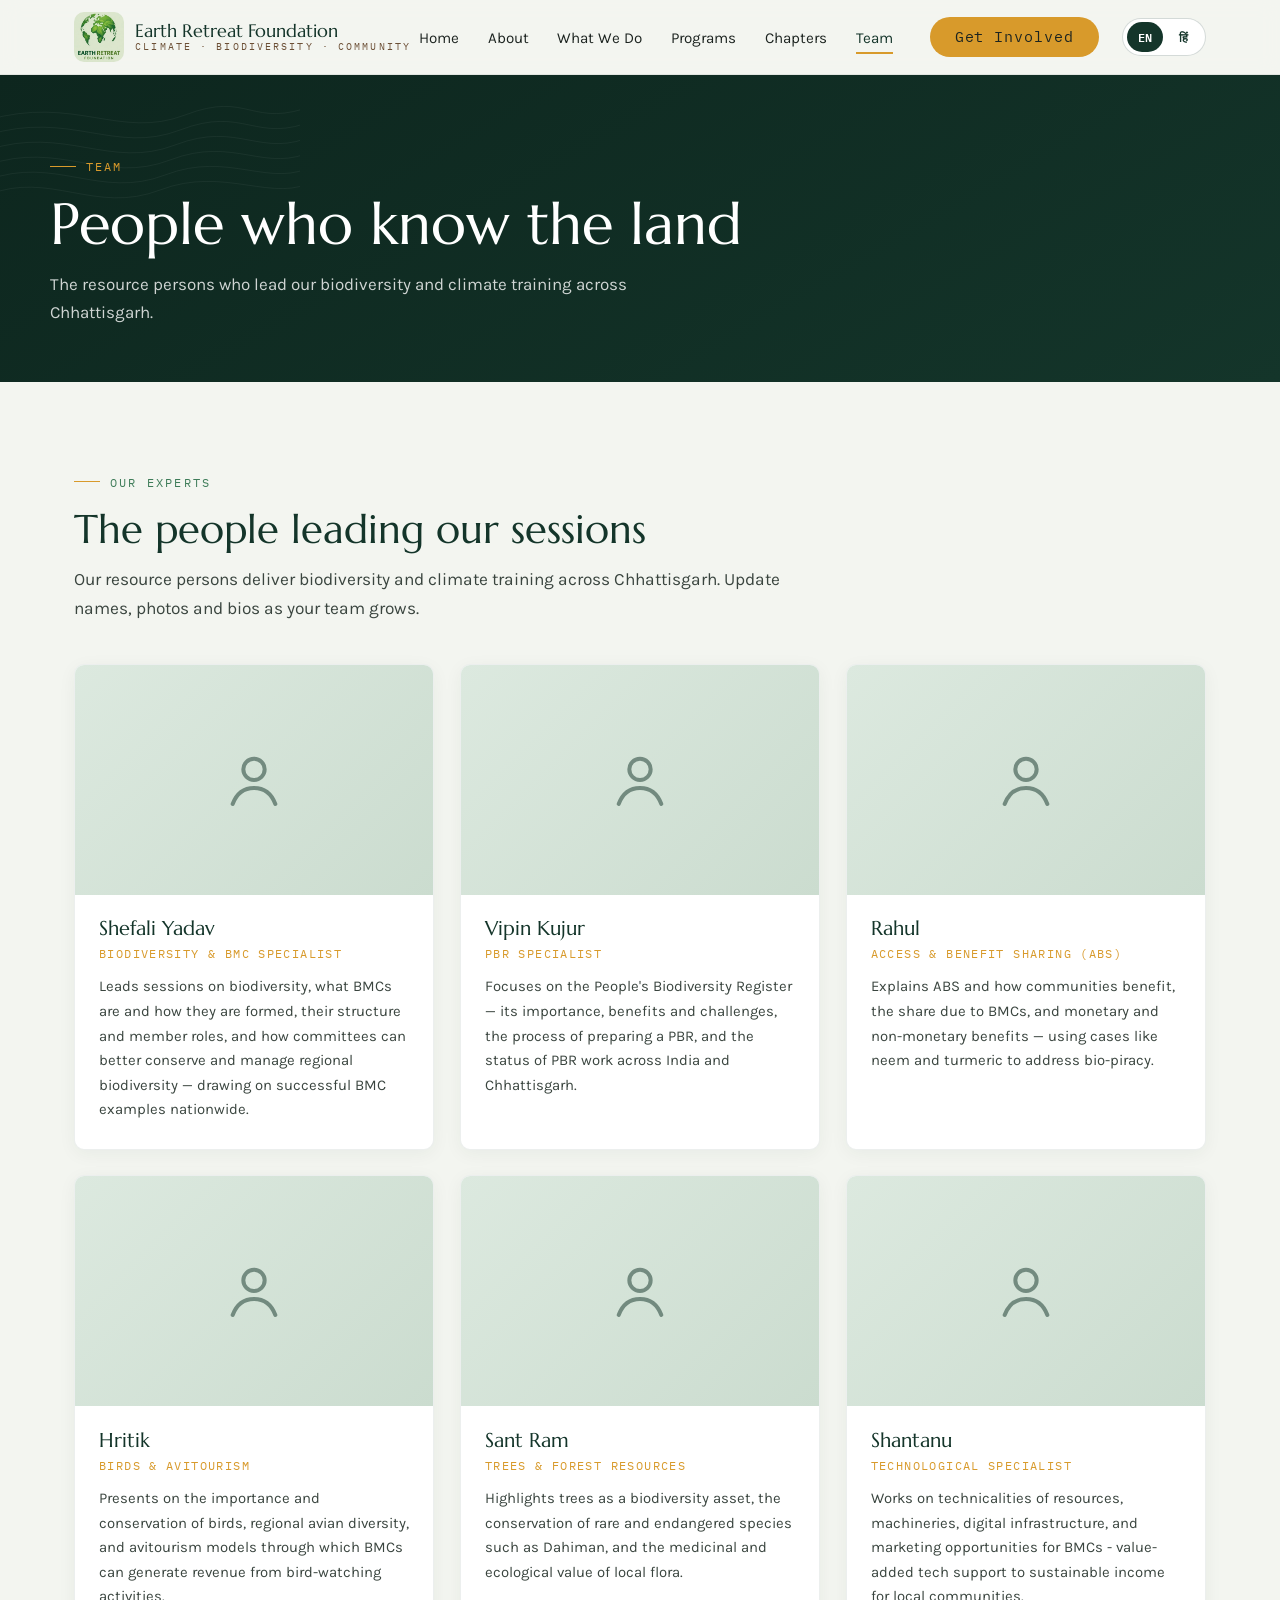
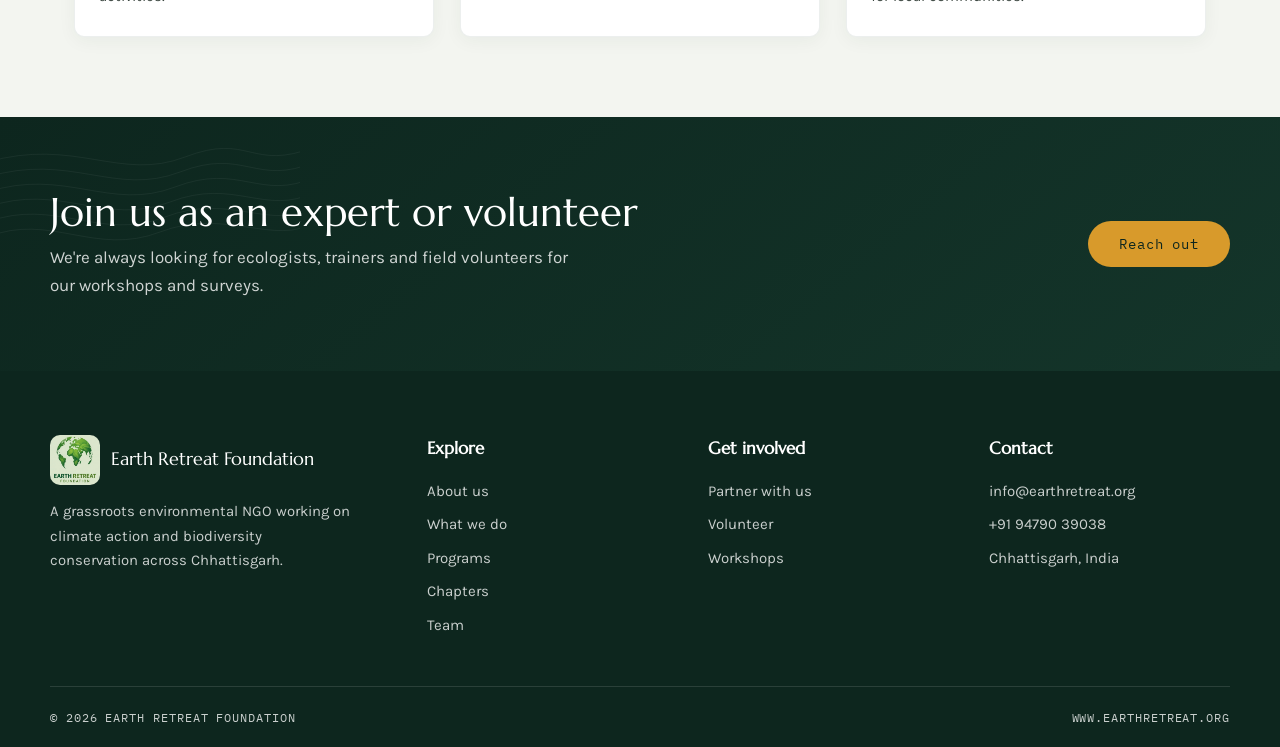
<file: team.html>
<!DOCTYPE html>
<html lang="en">
<head>
<meta charset="UTF-8">
<meta name="viewport" content="width=device-width, initial-scale=1.0">
<title>Team | Earth Retreat Foundation</title>
<meta name="description" content="Meet the experts and resource persons of Earth Retreat Foundation.">
<link rel="preconnect" href="https://fonts.googleapis.com">
<link href="https://fonts.googleapis.com/css2?family=Marcellus&family=Karla:wght@400;500;700&family=IBM+Plex+Mono:wght@400;500&family=Noto+Sans+Devanagari:wght@400;500;600;700&display=swap" rel="stylesheet">
<link rel="icon" type="image/png" href="assets/logo.png">
<link rel="stylesheet" href="css/style.css">
</head>
<body>
<svg width="0" height="0" style="position:absolute">
  <defs>
    <symbol id="contour-lines" viewBox="0 0 1200 600" preserveAspectRatio="xMidYMid slice">
      <g fill="none" stroke="currentColor" stroke-width="1.4">
        <path d="M-50 480 C 200 380, 380 560, 640 460 S 1100 520, 1260 420"/>
        <path d="M-50 420 C 220 320, 400 500, 660 400 S 1080 460, 1260 360"/>
        <path d="M-50 360 C 240 260, 420 440, 680 340 S 1060 400, 1260 300"/>
        <path d="M-50 300 C 260 200, 440 380, 700 280 S 1040 340, 1260 240"/>
        <path d="M-50 240 C 280 140, 460 320, 720 220 S 1020 280, 1260 180"/>
        <path d="M-50 180 C 300 80, 480 260, 740 160 S 1000 220, 1260 120"/>
      </g>
    </symbol>
    <symbol id="logo-mark" viewBox="0 0 48 48">
      <circle cx="24" cy="24" r="22" fill="none" stroke="#14352A" stroke-width="2.5"/>
      <path d="M24 38 C 24 26, 16 22, 13 12 C 24 16, 28 22, 28 30 M24 38 C 24 30, 30 24, 36 20 C 33 28, 30 32, 24 38" fill="none" stroke="#3E7C59" stroke-width="2.5" stroke-linecap="round"/>
      <circle cx="24" cy="10" r="3" fill="#D89A2B"/>
    </symbol>
    <symbol id="person" viewBox="0 0 24 24">
      <g fill="none" stroke="currentColor" stroke-width="1.5" stroke-linecap="round">
        <circle cx="12" cy="8" r="4"/><path d="M4 21c1.5-4 4.5-6 8-6s6.5 2 8 6"/>
      </g>
    </symbol>
  </defs>
</svg>
<header>
  <div class="wrap nav">
    <a class="brand" href="index.html">
      <img class="brand-mark" src="assets/logo.png" alt="Earth Retreat Foundation" width="54" height="54">
      <div class="brand-name">Earth Retreat Foundation<span>CLIMATE &middot; BIODIVERSITY &middot; COMMUNITY</span></div>
    </a>
    <nav>
      <ul class="nav-links">
        <li><a href="index.html">Home</a></li>
        <li><a href="about.html">About</a></li>
        <li><a href="services.html">What We Do</a></li>
        <li><a href="projects.html">Programs</a></li>
        <li><a href="chapters.html">Chapters</a></li>
        <li><a href="team.html" class="active">Team</a></li>
        <li><a href="contact.html" class="btn btn-solid nav-cta">Get Involved</a></li>
      </ul>
    </nav>
    <button class="menu-btn" aria-label="Open menu" aria-expanded="false">
      <svg viewBox="0 0 24 24" fill="none" stroke-width="2" stroke-linecap="round"><path d="M3 6h18M3 12h18M3 18h18"/></svg>
    </button>
  </div>
</header>

<section class="page-hero">
  <svg class="contours" style="color:#fff"><use href="#contour-lines"/></svg>
  <div class="wrap page-hero-inner">
    <span class="eyebrow">Team</span>
    <h1>People who know the land</h1>
    <p>The resource persons who lead our biodiversity and climate training across Chhattisgarh.</p>
  </div>
</section>

<section class="block">
  <div class="wrap">
    <div class="reveal" style="max-width:720px">
      <span class="eyebrow">Our experts</span>
      <h2>The people leading our sessions</h2>
      <p class="lede" style="margin-top:.8rem">Our resource persons deliver biodiversity and climate training across Chhattisgarh. Update names, photos and bios as your team grows.</p>
    </div>
    <div class="team-grid">
      <article class="member reveal">
        <div class="photo"><svg><use href="#person"/></svg></div>
        <div class="info">
          <h3>Shefali Yadav</h3>
          <div class="role">Biodiversity &amp; BMC Specialist</div>
          <p>Leads sessions on biodiversity, what BMCs are and how they are formed, their structure and member roles, and how committees can better conserve and manage regional biodiversity — drawing on successful BMC examples nationwide.</p>
        </div>
      </article>
      <article class="member reveal">
        <div class="photo"><svg><use href="#person"/></svg></div>
        <div class="info">
          <h3>Vipin Kujur</h3>
          <div class="role">PBR Specialist</div>
          <p>Focuses on the People's Biodiversity Register — its importance, benefits and challenges, the process of preparing a PBR, and the status of PBR work across India and Chhattisgarh.</p>
        </div>
      </article>
      <article class="member reveal">
        <div class="photo"><svg><use href="#person"/></svg></div>
        <div class="info">
          <h3>Rahul</h3>
          <div class="role">Access &amp; Benefit Sharing (ABS)</div>
          <p>Explains ABS and how communities benefit, the share due to BMCs, and monetary and non-monetary benefits — using cases like neem and turmeric to address bio-piracy.</p>
        </div>
      </article>
      <article class="member reveal">
        <div class="photo"><svg><use href="#person"/></svg></div>
        <div class="info">
          <h3>Hritik</h3>
          <div class="role">Birds &amp; Avitourism</div>
          <p>Presents on the importance and conservation of birds, regional avian diversity, and avitourism models through which BMCs can generate revenue from bird-watching activities.</p>
        </div>
      </article>
      <article class="member reveal">
        <div class="photo"><svg><use href="#person"/></svg></div>
        <div class="info">
          <h3>Sant Ram</h3>
          <div class="role">Trees &amp; Forest Resources</div>
          <p>Highlights trees as a biodiversity asset, the conservation of rare and endangered species such as Dahiman, and the medicinal and ecological value of local flora.</p>
        </div>
      </article>
      <article class="member reveal">
        <div class="photo"><svg><use href="#person"/></svg></div>
        <div class="info">
          <h3>Shantanu</h3>
          <div class="role">Technological Specialist</div>
          <p>Works on technicalities of resources, machineries, digital infrastructure, and marketing opportunities for BMCs -  value-added tech support to sustainable income for local communities.</p>
        </div>
      </article>
    </div>
  </div>
</section>

<section class="cta">
  <svg class="contours" style="color:#fff"><use href="#contour-lines"/></svg>
  <div class="wrap cta-inner">
    <div>
      <h2>Join us as an expert or volunteer</h2>
      <p>We're always looking for ecologists, trainers and field volunteers for our workshops and surveys.</p>
    </div>
    <a href="contact.html" class="btn btn-solid">Reach out</a>
  </div>
</section>

<footer>
  <div class="wrap foot">
    <div>
      <a class="brand" href="index.html">
        <img class="brand-mark" src="assets/logo.png" alt="Earth Retreat Foundation" width="54" height="54">
        <div class="brand-name">Earth Retreat Foundation</div>
      </a>
      <p>A grassroots environmental NGO working on climate action and biodiversity conservation across Chhattisgarh.</p>
    </div>
    <div>
      <h4>Explore</h4>
      <ul>
        <li><a href="about.html">About us</a></li>
        <li><a href="services.html">What we do</a></li>
        <li><a href="projects.html">Programs</a></li>
        <li><a href="chapters.html">Chapters</a></li>
        <li><a href="team.html">Team</a></li>
      </ul>
    </div>
    <div>
      <h4>Get involved</h4>
      <ul>
        <li><a href="contact.html">Partner with us</a></li>
        <li><a href="contact.html">Volunteer</a></li>
        <li><a href="contact.html">Workshops</a></li>
      </ul>
    </div>
    <div>
      <h4>Contact</h4>
      <ul>
        <li>info@earthretreat.org</li>
        <li>+91 94790 39038</li>
        <li>Chhattisgarh, India</li>
      </ul>
    </div>
  </div>
  <div class="wrap foot-bar">
    <span>&copy; 2026 EARTH RETREAT FOUNDATION</span>
    <span>WWW.EARTHRETREAT.ORG</span>
  </div>
</footer>

<script src="js/i18n.js"></script>
<script src="js/main.js"></script>
</body>
</html>
</file>
<file: css/style.css>
/* ============================================================
   Earth Retreat Foundation — earthretreatfoundation.com
   Palette: Canopy #14352A | Leaf #3E7C59 | Marigold #D89A2B
            Mist #F3F5F0 | Ink #1C2420 | Bark #6B4F35
   Type: Marcellus (display) / Karla (body) / IBM Plex Mono (labels)
   ============================================================ */

:root{
  --canopy:#14352A;
  --canopy-deep:#0D261E;
  --leaf:#3E7C59;
  --leaf-soft:#DCE9DF;
  --marigold:#D89A2B;
  --mist:#F3F5F0;
  --ink:#1C2420;
  --bark:#6B4F35;
  --white:#FFFFFF;
  --maxw:1180px;
  --radius:10px;
  --shadow:0 14px 40px rgba(20,53,42,.12);
}

*{margin:0;padding:0;box-sizing:border-box}
html{scroll-behavior:smooth}
body{
  font-family:'Karla',system-ui,sans-serif;
  color:var(--ink);
  background:var(--mist);
  line-height:1.65;
  font-size:17px;
}
img,svg{display:block;max-width:100%}
a{color:inherit;text-decoration:none}
.wrap{max-width:var(--maxw);margin:0 auto;padding:0 24px}

h1,h2,h3,.display{font-family:'Marcellus',serif;font-weight:400;line-height:1.15;color:var(--canopy)}
h1{font-size:clamp(2.2rem,5vw,3.6rem)}
h2{font-size:clamp(1.7rem,3.4vw,2.5rem)}
h3{font-size:1.25rem}

.eyebrow{
  font-family:'IBM Plex Mono',monospace;
  font-size:.78rem;letter-spacing:.18em;text-transform:uppercase;
  color:var(--leaf);display:inline-flex;align-items:center;gap:.6rem;
  margin-bottom:.9rem;
}
.eyebrow::before{content:"";width:26px;height:1px;background:var(--marigold)}

.btn{
  display:inline-block;padding:.85rem 1.9rem;border-radius:999px;
  font-family:'IBM Plex Mono',monospace;font-size:.85rem;letter-spacing:.06em;
  transition:transform .2s ease,background .2s ease,color .2s ease;
  border:1px solid transparent;cursor:pointer;
  text-decoration:none;box-sizing:border-box;
  -moz-appearance:none;appearance:none;
  vertical-align:middle;line-height:1.2;
}
.btn:hover{transform:translateY(-2px)}
.btn-solid{background:var(--marigold);color:var(--canopy-deep)}
.btn-solid:hover{background:#E5AB42}
.btn-ghost{border-color:rgba(255,255,255,.55);color:var(--white)}
.btn-ghost:hover{background:rgba(255,255,255,.12)}
.btn-outline{border-color:var(--canopy);color:var(--canopy)}
.btn-outline:hover{background:var(--canopy);color:var(--white)}

/* ---------- Header ---------- */
header{
  position:sticky;top:0;z-index:50;
  background:rgba(243,245,240,.92);backdrop-filter:blur(10px);
  border-bottom:1px solid rgba(20,53,42,.08);
}
.nav{display:flex;align-items:center;justify-content:space-between;height:74px}
.brand{display:flex;align-items:center;gap:.7rem}
.brand-mark{width:50px;height:50px;border-radius:10px;object-fit:cover;display:block;flex:0 0 auto}
.brand-name{font-family:'Marcellus',serif;font-size:1.12rem;color:var(--canopy);line-height:1.1}
.brand-name span{display:block;font-family:'IBM Plex Mono',monospace;font-size:.6rem;letter-spacing:.22em;color:var(--bark)}
.nav-links{display:flex;gap:1.8rem;list-style:none;align-items:center}
.nav-links a{font-size:.95rem;color:var(--ink);padding:.3rem 0;border-bottom:2px solid transparent;transition:border-color .2s}
.nav-links a:hover,.nav-links a.active{border-color:var(--marigold);color:var(--canopy)}
.nav-cta{margin-left:.5rem;padding:.65rem 1.5rem !important;line-height:1.1 !important;display:inline-flex !important;align-items:center;height:auto !important;white-space:nowrap}
.site-language{
  display:flex;align-items:center;gap:.2rem;margin-left:1rem;padding:.2rem;
  border:1px solid rgba(20,53,42,.18);border-radius:999px;background:var(--white);
}
.site-language button{
  min-width:36px;height:30px;padding:0 .55rem;border:0;border-radius:999px;
  background:transparent;color:var(--canopy);font:600 .72rem 'IBM Plex Mono',monospace;
  cursor:pointer;transition:background .2s ease,color .2s ease;
}
.site-language button.active{background:var(--canopy);color:var(--white)}
.lang-hi{font-family:'Noto Sans Devanagari','Karla',system-ui,sans-serif}
.lang-hi h1,.lang-hi h2,.lang-hi h3,.lang-hi .display,.lang-hi .brand-name{
  font-family:'Noto Sans Devanagari','Marcellus',serif;
}
.lang-hi .eyebrow,.lang-hi .btn,.lang-hi .field label{
  font-family:'Noto Sans Devanagari','IBM Plex Mono',sans-serif;letter-spacing:.04em;
}
.menu-btn{display:none;background:none;border:none;cursor:pointer;padding:.4rem}
.menu-btn svg{width:26px;height:26px;stroke:var(--canopy)}

/* ---------- Hero (home) ---------- */
.hero{
  position:relative;color:var(--white);
  background:linear-gradient(160deg,var(--canopy-deep) 0%,var(--canopy) 55%,#1C4A38 100%);
  overflow:hidden;
}
.hero .contours{position:absolute;inset:0;opacity:.16;pointer-events:none}
.hero-inner{position:relative;padding:7rem 0 6rem;max-width:720px}
.hero h1{color:var(--white);margin:.4rem 0 1.2rem}
.hero p{font-size:1.12rem;color:rgba(255,255,255,.82);max-width:560px;margin-bottom:2rem}
.hero .eyebrow{color:var(--marigold)}
.hero .eyebrow::before{background:var(--marigold)}
.hero-rotate{min-height:1.2em;display:block}
.hero-actions{display:flex;gap:1rem;flex-wrap:wrap}

/* page hero (inner pages) */
.page-hero{
  position:relative;color:var(--white);
  background:linear-gradient(150deg,var(--canopy-deep),var(--canopy));
  overflow:hidden;
}
.page-hero .contours{position:absolute;inset:0;opacity:.14}
.page-hero-inner{position:relative;padding:4.5rem 0 3.5rem}
.page-hero h1{color:var(--white)}
.page-hero p{color:rgba(255,255,255,.8);max-width:600px;margin-top:.8rem}
.page-hero .eyebrow{color:var(--marigold)}

/* ---------- Stats band ---------- */
.stats{background:var(--white);border-bottom:1px solid rgba(20,53,42,.08)}
.stats-grid{display:grid;grid-template-columns:repeat(3,1fr);gap:2rem;padding:3rem 0}
.stat{text-align:left;border-left:3px solid var(--marigold);padding-left:1.2rem}
.stat .num{font-family:'Marcellus',serif;font-size:2.6rem;color:var(--canopy);line-height:1}
.stat .label{font-size:.92rem;color:var(--bark);margin-top:.4rem}

/* ---------- Sections ---------- */
section.block{padding:5rem 0}
.block-alt{background:var(--white)}
.two-col{display:grid;grid-template-columns:1.05fr .95fr;gap:3.5rem;align-items:center}
.lede{font-size:1.08rem;color:#3A453F}
.checklist{list-style:none;margin-top:1.4rem;display:grid;gap:.7rem}
.checklist li{display:flex;gap:.7rem;align-items:flex-start}
.checklist li::before{content:"";flex:0 0 18px;height:18px;margin-top:.25rem;border-radius:50%;
  background:var(--leaf-soft);box-shadow:inset 0 0 0 5px var(--leaf)}

/* image placeholder */
.ph{
  border-radius:var(--radius);overflow:hidden;position:relative;
  background:linear-gradient(135deg,var(--leaf) 0%,var(--canopy) 100%);
  min-height:340px;display:flex;align-items:flex-end;box-shadow:var(--shadow);
}
.ph .contours{position:absolute;inset:0;opacity:.22}
.ph span{
  position:relative;margin:1rem;padding:.35rem .8rem;border-radius:6px;
  background:rgba(13,38,30,.65);color:rgba(255,255,255,.85);
  font-family:'IBM Plex Mono',monospace;font-size:.7rem;letter-spacing:.08em;
}

/* ---------- Cards ---------- */
.grid-3{display:grid;grid-template-columns:repeat(3,1fr);gap:1.6rem;margin-top:2.6rem}
.grid-2{display:grid;grid-template-columns:repeat(2,1fr);gap:1.6rem;margin-top:2.6rem}
.card{
  background:var(--white);border-radius:var(--radius);padding:2rem 1.7rem;
  border:1px solid rgba(20,53,42,.08);box-shadow:0 4px 18px rgba(20,53,42,.05);
  transition:transform .25s ease,box-shadow .25s ease;display:flex;flex-direction:column;
}
.block-alt .card{background:var(--mist)}
.card:hover{transform:translateY(-5px);box-shadow:var(--shadow)}
.card .icon{
  width:52px;height:52px;border-radius:12px;display:grid;place-items:center;
  background:var(--leaf-soft);margin-bottom:1.1rem;
}
.card .icon svg{width:26px;height:26px;stroke:var(--canopy)}
.card h3{margin-bottom:.6rem}
.card p{font-size:.96rem;color:#3A453F;flex:1}
.card .more{
  margin-top:1.2rem;font-family:'IBM Plex Mono',monospace;font-size:.78rem;
  letter-spacing:.1em;color:var(--leaf);
}
.card .more:hover{color:var(--marigold)}
.card .tag{
  align-self:flex-start;font-family:'IBM Plex Mono',monospace;font-size:.68rem;
  letter-spacing:.14em;text-transform:uppercase;color:var(--bark);
  background:rgba(216,154,43,.14);padding:.3rem .7rem;border-radius:999px;margin-bottom:1rem;
}

/* ---------- Team ---------- */
.team-grid{display:grid;grid-template-columns:repeat(3,1fr);gap:1.6rem;margin-top:2.6rem}
.member{background:var(--white);border-radius:var(--radius);overflow:hidden;
  border:1px solid rgba(20,53,42,.08);box-shadow:0 4px 18px rgba(20,53,42,.05)}
.member .photo{height:230px;background:linear-gradient(135deg,var(--leaf-soft),#CBDCCF);
  display:grid;place-items:center;color:var(--canopy)}
.member .photo svg{width:64px;height:64px;opacity:.5}
.member .info{padding:1.4rem 1.5rem 1.7rem}
.member .role{font-family:'IBM Plex Mono',monospace;font-size:.72rem;letter-spacing:.12em;
  text-transform:uppercase;color:var(--marigold);margin:.25rem 0 .7rem}
.member p{font-size:.93rem;color:#3A453F}

/* ---------- CTA band ---------- */
.cta{
  position:relative;background:linear-gradient(140deg,var(--canopy-deep),var(--canopy));
  color:var(--white);overflow:hidden;
}
.cta .contours{position:absolute;inset:0;opacity:.15}
.cta-inner{position:relative;padding:4.5rem 0;display:flex;align-items:center;
  justify-content:space-between;gap:2rem;flex-wrap:wrap}
.cta h2{color:var(--white)}
.cta p{color:rgba(255,255,255,.8);margin-top:.5rem;max-width:520px}

/* ---------- Contact ---------- */
.contact-grid{display:grid;grid-template-columns:1fr 1.1fr;gap:3rem;align-items:start}
.contact-card{background:var(--white);border-radius:var(--radius);padding:2.2rem;
  border:1px solid rgba(20,53,42,.08);box-shadow:var(--shadow)}
.field{margin-bottom:1.2rem}
.field label{display:block;font-family:'IBM Plex Mono',monospace;font-size:.74rem;
  letter-spacing:.12em;text-transform:uppercase;color:var(--bark);margin-bottom:.4rem}
.field input,.field textarea,.field select{
  width:100%;padding:.8rem 1rem;border:1px solid rgba(20,53,42,.18);border-radius:8px;
  font-family:'Karla',sans-serif;font-size:.98rem;background:var(--mist);color:var(--ink)
}
.field input:focus,.field textarea:focus,.field select:focus{
  outline:2px solid var(--leaf);outline-offset:1px;border-color:var(--leaf)}
.info-line{display:flex;gap:1rem;align-items:flex-start;margin-bottom:1.4rem}
.info-line svg{width:22px;height:22px;stroke:var(--leaf);flex:0 0 auto;margin-top:.2rem}
.info-line strong{display:block;color:var(--canopy)}

/* ---------- Footer ---------- */
footer{background:var(--canopy-deep);color:rgba(255,255,255,.78)}
.foot{display:grid;grid-template-columns:1.4fr 1fr 1fr 1fr;gap:2.5rem;padding:4rem 0 3rem}
.foot h4{font-family:'Marcellus',serif;color:var(--white);margin-bottom:1rem;font-size:1.05rem}
.foot ul{list-style:none;display:grid;gap:.55rem;font-size:.94rem}
.foot a:hover{color:var(--marigold)}
.foot .brand-name{color:var(--white)}
.foot p{font-size:.93rem;margin-top:.9rem;max-width:300px}
.foot-bar{border-top:1px solid rgba(255,255,255,.12);padding:1.3rem 0;
  font-family:'IBM Plex Mono',monospace;font-size:.72rem;letter-spacing:.08em;
  display:flex;justify-content:space-between;gap:1rem;flex-wrap:wrap}

/* ---------- Reveal animation ---------- */
.reveal{opacity:0;transform:translateY(22px);transition:opacity .7s ease,transform .7s ease}
.reveal.in{opacity:1;transform:none}
@media (prefers-reduced-motion:reduce){
  .reveal{opacity:1;transform:none;transition:none}
  html{scroll-behavior:auto}
}

/* ---------- Responsive ---------- */
@media (max-width:900px){
  .two-col,.contact-grid{grid-template-columns:1fr}
  .grid-3,.team-grid{grid-template-columns:repeat(2,1fr)}
  .foot{grid-template-columns:1fr 1fr}
  .nav-links{gap:1rem}
  .site-language{margin-left:auto;margin-right:.65rem}
}
@media (max-width:640px){
  .grid-3,.grid-2,.team-grid{grid-template-columns:1fr}
  .stats-grid{grid-template-columns:1fr;gap:1.4rem}
  .nav-links{
    position:fixed;inset:74px 0 auto 0;background:var(--mist);flex-direction:column;
    padding:1.5rem 24px 2rem;gap:1.1rem;border-bottom:1px solid rgba(20,53,42,.1);
    transform:translateY(-130%);transition:transform .3s ease;align-items:flex-start;
  }
  .nav-links.open{transform:none}
  .menu-btn{display:block}
  .brand-mark{width:46px;height:46px}
  .hero-inner{padding:5rem 0 4.5rem}
  .foot{grid-template-columns:1fr}
}

/* ============================================================
   Additions for real ERF content
   ============================================================ */

/* Objectives icons reuse .card — add accent number */
.obj-num{
  font-family:'IBM Plex Mono',monospace;font-size:.8rem;letter-spacing:.1em;
  color:var(--marigold);margin-bottom:.6rem;display:block;
}

/* Events timeline */
.events{display:grid;gap:1.4rem;margin-top:2.6rem}
.event{
  background:var(--white);border-radius:var(--radius);border:1px solid rgba(20,53,42,.08);
  box-shadow:0 4px 18px rgba(20,53,42,.05);padding:1.8rem 1.9rem;
  display:grid;grid-template-columns:150px 1fr;gap:1.6rem;align-items:start;
  transition:transform .25s ease,box-shadow .25s ease;
}
.block-alt .event{background:var(--mist)}
.event:hover{transform:translateY(-4px);box-shadow:var(--shadow)}
.event .date{
  border-right:2px solid var(--leaf-soft);padding-right:1.2rem;
}
.event .date .d{font-family:'Marcellus',serif;font-size:1.9rem;color:var(--canopy);line-height:1}
.event .date .m{font-family:'IBM Plex Mono',monospace;font-size:.72rem;letter-spacing:.12em;
  text-transform:uppercase;color:var(--bark);margin-top:.3rem}
.event h3{margin-bottom:.5rem}
.event .meta{font-family:'IBM Plex Mono',monospace;font-size:.72rem;letter-spacing:.06em;
  text-transform:uppercase;color:var(--leaf);margin-bottom:.7rem}
.event p{font-size:.97rem;color:#3A453F}
.event .partners{font-size:.86rem;color:var(--bark);margin-top:.7rem}
@media (max-width:640px){
  .event{grid-template-columns:1fr;gap:.8rem}
  .event .date{border-right:none;border-bottom:2px solid var(--leaf-soft);padding:0 0 .8rem;
    display:flex;align-items:baseline;gap:.6rem}
}

/* Reach grid (villages/districts) */
.reach-grid{display:grid;grid-template-columns:repeat(3,1fr);gap:1.1rem;margin-top:2.4rem}
.reach{
  background:var(--white);border-left:3px solid var(--marigold);border-radius:8px;
  padding:1.1rem 1.3rem;box-shadow:0 4px 14px rgba(20,53,42,.05);
}
.block-alt .reach{background:var(--mist)}
.reach .v{font-family:'Marcellus',serif;font-size:1.12rem;color:var(--canopy)}
.reach .dist{font-family:'IBM Plex Mono',monospace;font-size:.7rem;letter-spacing:.1em;
  text-transform:uppercase;color:var(--bark);margin-top:.25rem}
@media (max-width:900px){.reach-grid{grid-template-columns:repeat(2,1fr)}}
@media (max-width:640px){.reach-grid{grid-template-columns:1fr}}

/* Quote band */
.quote{background:var(--white);border-top:1px solid rgba(20,53,42,.08);border-bottom:1px solid rgba(20,53,42,.08)}
.quote-inner{padding:4rem 0;text-align:center;max-width:760px;margin:0 auto}
.quote blockquote{font-family:'Marcellus',serif;font-size:clamp(1.4rem,3vw,2rem);
  color:var(--canopy);line-height:1.4}
.quote .by{font-family:'IBM Plex Mono',monospace;font-size:.78rem;letter-spacing:.12em;
  text-transform:uppercase;color:var(--marigold);margin-top:1.4rem}

/* Partner logos / strip */
.partners-strip{display:flex;flex-wrap:wrap;gap:.8rem;margin-top:2.2rem}
.partner-chip{
  font-family:'IBM Plex Mono',monospace;font-size:.8rem;letter-spacing:.04em;
  background:var(--leaf-soft);color:var(--canopy);padding:.55rem 1rem;border-radius:999px;
}

/* ============================================================
   Animated theme illustrations (Climate, Plastic, Trees,
   Biodiversity, Capacity building)
   ============================================================ */
.illo-wrap{border-radius:var(--radius);overflow:hidden;box-shadow:var(--shadow);
  background:linear-gradient(135deg,#EAF1EC,#F3F5F0);position:relative}
.illo{display:block;width:100%;height:auto}
.illo-card{height:186px}
.illo-card .illo{height:186px;width:100%}

/* Keyframes */
@keyframes spinSlow{to{transform:rotate(360deg)}}
@keyframes corePulse{0%,100%{transform:scale(1)}50%{transform:scale(1.08)}}
@keyframes mercRise{0%,100%{transform:scaleY(.5)}50%{transform:scaleY(1)}}
@keyframes drift{0%{transform:translateX(-60px)}100%{transform:translateX(460px)}}
@keyframes sway{0%{transform:rotate(-2.2deg)}100%{transform:rotate(2.2deg)}}
@keyframes shimmer{0%,100%{opacity:.55}50%{opacity:1}}
@keyframes drop{0%{transform:translateY(-6px);opacity:0}15%{opacity:1}100%{transform:translateY(46px);opacity:0}}
@keyframes flyAcross{0%{transform:translate(-50px,40px)}100%{transform:translate(440px,24px)}}
@keyframes flap{0%,100%{transform:scaleY(1)}50%{transform:scaleY(.35)}}
@keyframes bob{0%,100%{transform:translateY(0)}50%{transform:translateY(-12px)}}
@keyframes wing{0%,100%{transform:scaleX(1)}50%{transform:scaleX(.5)}}
@keyframes bloom{0%,100%{transform:scale(.82)}50%{transform:scale(1.05)}}
@keyframes glow{0%,100%{opacity:.35}50%{opacity:1}}
@keyframes ripple{0%{transform:scale(.2);opacity:.7}100%{transform:scale(1.6);opacity:0}}
@keyframes barUp{0%{transform:scaleY(.15)}100%{transform:scaleY(1)}}
@keyframes spinRev{to{transform:rotate(-360deg)}}
@keyframes fadeSwap{0%,45%{opacity:1}55%,100%{opacity:0}}
@keyframes fadeSwap2{0%,45%{opacity:0}55%,100%{opacity:1}}

.anim [data-spin]{animation:spinSlow 26s linear infinite;transform-box:fill-box;transform-origin:center}
.anim [data-core]{animation:corePulse 3s ease-in-out infinite;transform-box:fill-box;transform-origin:center}
.anim [data-merc]{animation:mercRise 4s ease-in-out infinite;transform-box:fill-box;transform-origin:bottom}
.anim [data-cloud]{animation:drift 22s linear infinite}
.anim [data-sway]{animation:sway 4s ease-in-out infinite alternate;transform-box:fill-box;transform-origin:bottom}
.anim [data-shimmer]{animation:shimmer 3.2s ease-in-out infinite}
.anim [data-drop]{animation:drop 2.4s ease-in infinite;transform-box:fill-box}
.anim [data-bird]{animation:flyAcross 9s linear infinite}
.anim [data-flap]{animation:flap 0.5s ease-in-out infinite;transform-box:fill-box;transform-origin:center}
.anim [data-bob]{animation:bob 3.5s ease-in-out infinite;transform-box:fill-box}
.anim [data-wing]{animation:wing 0.45s ease-in-out infinite;transform-box:fill-box;transform-origin:right}
.anim [data-bloom]{animation:bloom 3.8s ease-in-out infinite;transform-box:fill-box;transform-origin:center}
.anim [data-glow]{animation:glow 2.4s ease-in-out infinite}
.anim [data-ripple]{animation:ripple 3s ease-out infinite;transform-box:fill-box;transform-origin:center}
.anim [data-bar]{animation:barUp 2.6s ease-in-out infinite alternate;transform-box:fill-box;transform-origin:bottom}
.anim [data-spinrev]{animation:spinRev 24s linear infinite;transform-box:fill-box;transform-origin:center}
.anim [data-swap1]{animation:fadeSwap 6s ease-in-out infinite}
.anim [data-swap2]{animation:fadeSwap2 6s ease-in-out infinite}

@media (prefers-reduced-motion: reduce){
  .anim *{animation:none!important}
}

/* ============================================================
   Chapters / Field Diary (Drive-synced content)
   ============================================================ */
.ch-meta{font-family:'IBM Plex Mono',monospace;font-size:.74rem;letter-spacing:.1em;
  text-transform:uppercase;color:var(--bark);margin-bottom:.6rem;display:flex;gap:1rem;flex-wrap:wrap}
.ch-meta .num{color:var(--marigold)}
.ch-grid{display:grid;grid-template-columns:repeat(3,1fr);gap:1.6rem;margin-top:2.6rem}
.ch-card{background:var(--white);border-radius:var(--radius);overflow:hidden;
  border:1px solid rgba(20,53,42,.08);box-shadow:0 4px 18px rgba(20,53,42,.05);
  cursor:pointer;transition:transform .25s ease,box-shadow .25s ease;display:flex;flex-direction:column}
.ch-card:hover{transform:translateY(-5px);box-shadow:var(--shadow)}
.ch-cover{aspect-ratio:3/2;background:linear-gradient(135deg,var(--leaf),var(--canopy));
  background-size:cover;background-position:center;position:relative}
.ch-cover .badge{position:absolute;left:12px;top:12px;background:var(--canopy-deep);
  color:#fff;font-family:'IBM Plex Mono',monospace;font-size:.7rem;letter-spacing:.1em;
  padding:.3rem .7rem;border-radius:999px}
.ch-card .body{padding:1.4rem 1.5rem 1.6rem;flex:1;display:flex;flex-direction:column}
.ch-card h3{margin-bottom:.4rem}
.ch-card .sum{font-size:.95rem;color:#3A453F;flex:1}
.ch-card .more{margin-top:1rem;font-family:'IBM Plex Mono',monospace;font-size:.76rem;
  letter-spacing:.1em;color:var(--leaf)}
.ch-empty{background:var(--white);border:1px dashed rgba(20,53,42,.25);border-radius:var(--radius);
  padding:3rem 2rem;text-align:center;color:var(--bark);margin-top:2rem}

/* Detail modal */
.ch-modal{position:fixed;inset:0;z-index:200;display:none;background:rgba(13,38,30,.6);
  backdrop-filter:blur(4px);overflow-y:auto;padding:3rem 1rem}
.ch-modal.open{display:block}
.ch-sheet{max-width:880px;margin:0 auto;background:var(--mist);border-radius:14px;
  overflow:hidden;box-shadow:0 30px 80px rgba(0,0,0,.4)}
.ch-sheet .hero-img{height:300px;background:linear-gradient(135deg,var(--leaf),var(--canopy));
  background-size:cover;background-position:center}
.ch-sheet .inner{padding:2.2rem 2.4rem 2.8rem}
.ch-close{position:fixed;top:1.2rem;right:1.4rem;z-index:210;background:var(--white);
  border:none;width:44px;height:44px;border-radius:50%;cursor:pointer;font-size:1.4rem;
  color:var(--canopy);box-shadow:var(--shadow)}
.ch-section-label{font-family:'IBM Plex Mono',monospace;font-size:.74rem;letter-spacing:.12em;
  text-transform:uppercase;color:var(--leaf);margin:2rem 0 1rem}
.ch-body p{margin-bottom:1rem;color:#2C352F}
.thumbs{display:grid;grid-template-columns:repeat(4,1fr);gap:.7rem}
.thumbs.news{grid-template-columns:repeat(3,1fr)}
.thumbs img{width:100%;aspect-ratio:1;object-fit:cover;border-radius:8px;cursor:pointer;
  transition:transform .2s ease}
.thumbs.news img{aspect-ratio:3/4}
.thumbs img:hover{transform:scale(1.03)}
.videos{display:grid;grid-template-columns:repeat(2,1fr);gap:1rem}
.videos .vid{aspect-ratio:16/9;border-radius:10px;overflow:hidden;background:#000}
.videos iframe{width:100%;height:100%;border:0}

/* Lightbox */
.lb{position:fixed;inset:0;z-index:300;display:none;align-items:center;justify-content:center;
  background:rgba(0,0,0,.9);padding:2rem}
.lb.open{display:flex}
.lb img{max-width:94vw;max-height:90vh;border-radius:6px}
.lb .x{position:fixed;top:1.2rem;right:1.4rem;background:none;border:none;color:#fff;
  font-size:2rem;cursor:pointer}

@media (max-width:900px){.ch-grid{grid-template-columns:repeat(2,1fr)}.videos{grid-template-columns:1fr}}
@media (max-width:640px){.ch-grid{grid-template-columns:1fr}.thumbs{grid-template-columns:repeat(3,1fr)}
  .ch-sheet .inner{padding:1.6rem}}

/* Field Diary — theme filter chips + chapter tag badge */
.ch-filter{display:flex;flex-wrap:wrap;gap:.6rem;margin-top:1.6rem}
.ch-filter button{
  font-family:'IBM Plex Mono',monospace;font-size:.78rem;letter-spacing:.04em;
  padding:.5rem 1.05rem;border-radius:999px;cursor:pointer;
  background:var(--white);border:1px solid rgba(20,53,42,.2);color:var(--canopy);
  transition:background .2s,color .2s,border-color .2s}
.ch-filter button:hover{border-color:var(--leaf)}
.ch-filter button.on{background:var(--canopy);color:var(--white);border-color:var(--canopy)}
.ch-filter button .count{opacity:.6;margin-left:.4rem}
.ch-cover .tag-badge{position:absolute;right:12px;top:12px;background:var(--marigold);
  color:var(--canopy-deep);font-family:'IBM Plex Mono',monospace;font-size:.66rem;
  letter-spacing:.08em;padding:.3rem .7rem;border-radius:999px}
.ch-detail-tag{display:inline-block;margin-bottom:1rem;background:rgba(216,154,43,.16);
  color:var(--bark);font-family:'IBM Plex Mono',monospace;font-size:.72rem;letter-spacing:.1em;
  text-transform:uppercase;padding:.35rem .8rem;border-radius:999px}
</file>
